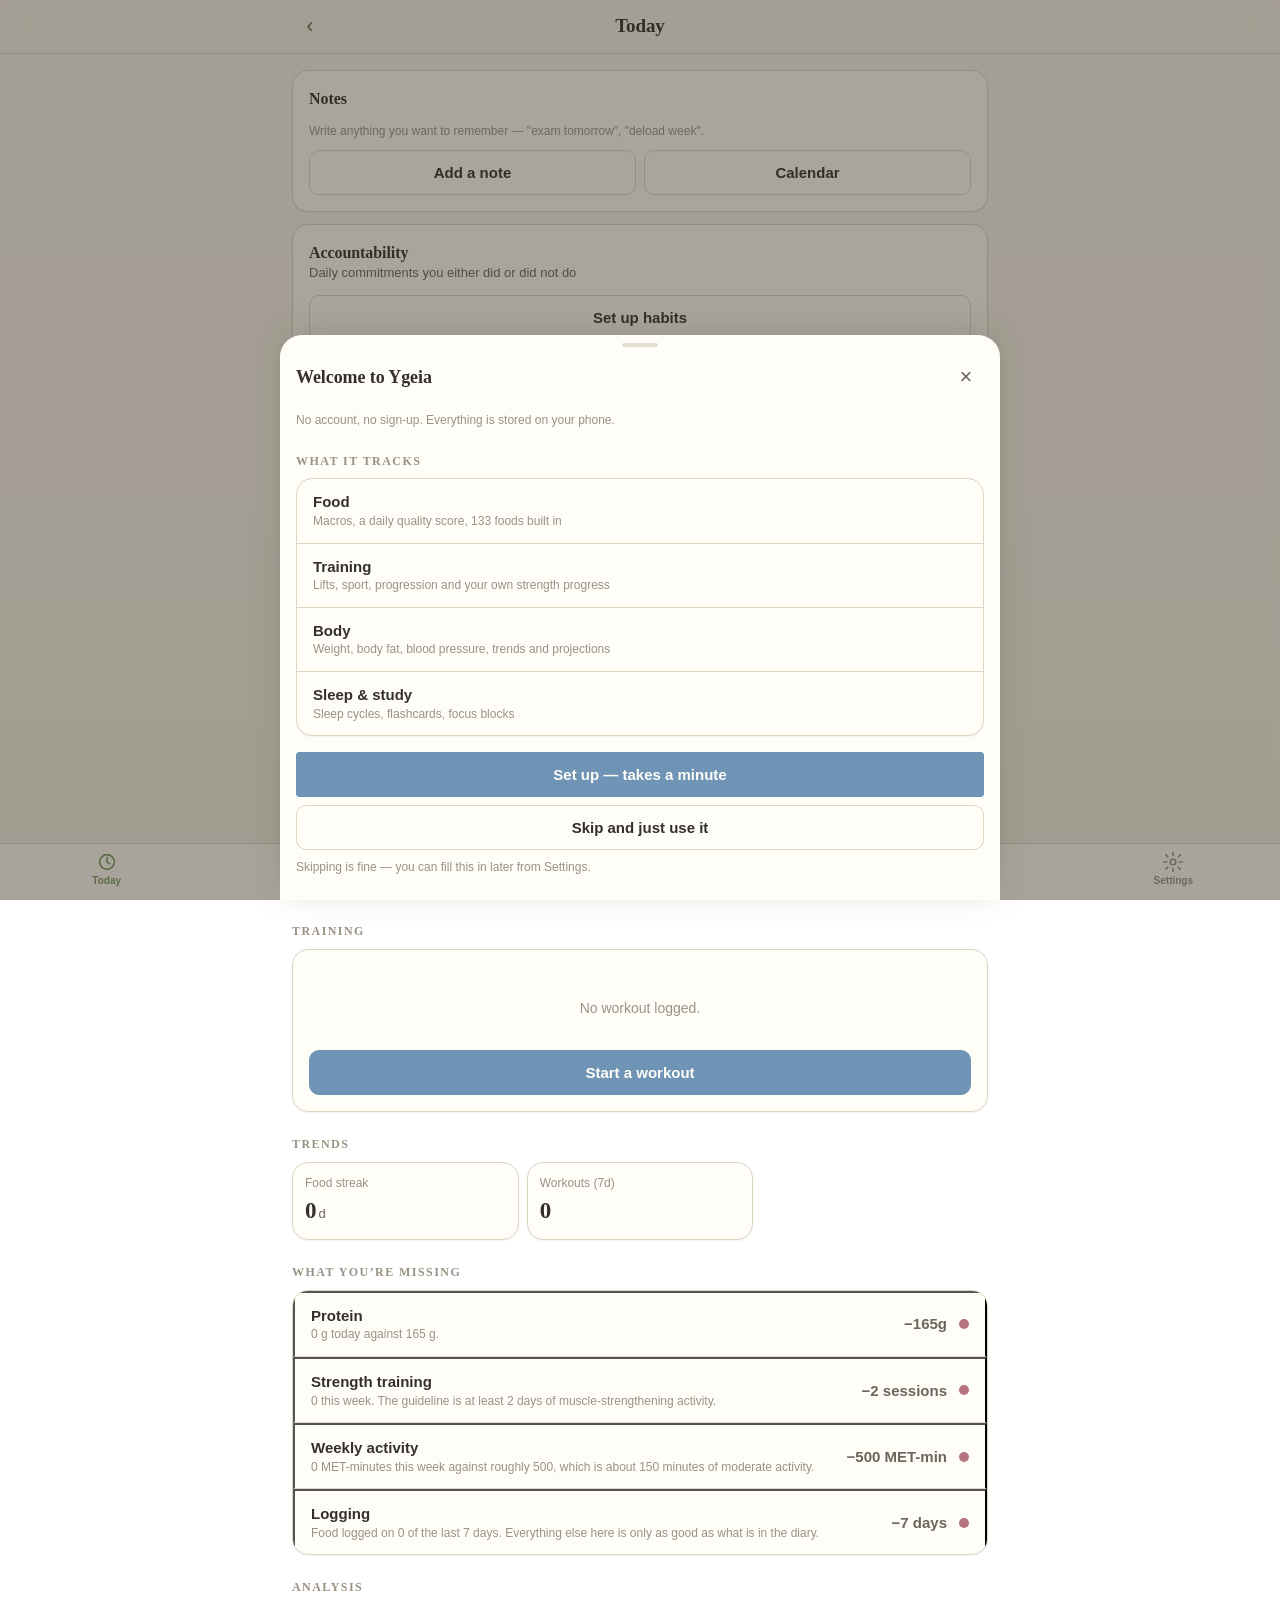
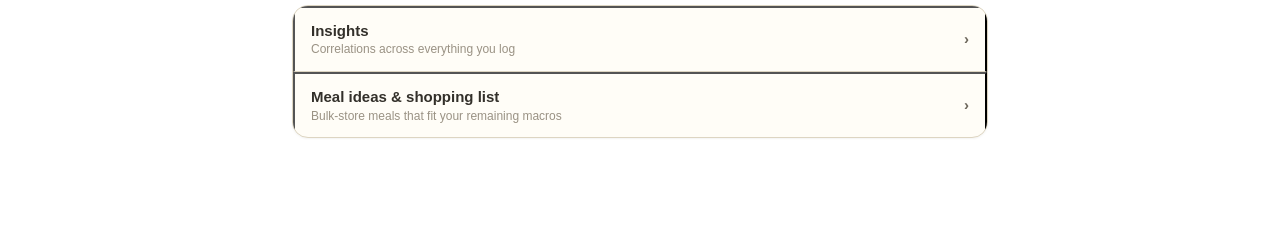
<file: index.html>
<!doctype html>
<html lang="en" data-theme="light">
<head>
<meta charset="utf-8">
<!-- No maximum-scale: blocking pinch-zoom is a WCAG 1.4.4 failure, and this is an app
     full of small numbers that some people need to enlarge to read at all. -->
<meta name="viewport" content="width=device-width, initial-scale=1, viewport-fit=cover">
<title>Ygeia</title>
<meta name="description" content="Free, open-source, offline-first lifestyle tracker. Nutrition, lifting, sport, sleep and study. Your data never leaves your device.">
<meta name="theme-color" content="#F6F2E8">

<!--
  Content-Security-Policy.

  script-src is 'self' and nothing else. No CDN, no third-party code, no import() at
  runtime — every line that executes here came from this repository. Ygeia briefly shipped
  an optional on-device model that pulled a runtime from a CDN; that code ran in this origin
  with full IndexedDB access and could not be pinned with an integrity hash, so removing it
  removed the only way untrusted code could ever reach your data.

  connect-src then enumerates every host anything on this page may talk to.

  Be careful about what that does and does not buy, because it is easy to overclaim and
  this comment used to: it said a cross-site scripting bug would have "nowhere to send what
  it reads". That is not true. Four of the allowed hosts accept attacker-shaped requests —
  both AI endpoints take an arbitrary POST body with a caller-supplied key, Overpass takes
  a POST body, and Nominatim takes a query string. Injected code running in this origin
  could use any of them as an egress channel.

  What the CSP genuinely prevents is untrusted code being LOADED in the first place, which
  is a stronger guarantee and the one worth defending. Exfiltration is held off by there
  being no third-party script here to do it, not by this list.

  If you add a network call, add its host here or it will silently fail.
-->
<meta http-equiv="Content-Security-Policy" content="
  default-src 'self';
  script-src 'self';
  style-src 'self' 'unsafe-inline';
  img-src 'self' data: blob: https://tile.openstreetmap.org;
  font-src 'self';
  worker-src 'self' blob:;
  connect-src 'self' blob:
    https://world.openfoodfacts.org
    https://overpass-api.de
    https://nominatim.openstreetmap.org
    https://generativelanguage.googleapis.com
    https://api.anthropic.com;
  base-uri 'self';
  form-action 'none';
  object-src 'none';
">

<!-- iOS home-screen install: launches fullscreen with no Safari chrome -->
<meta name="apple-mobile-web-app-capable" content="yes">
<meta name="apple-mobile-web-app-status-bar-style" content="default">
<meta name="apple-mobile-web-app-title" content="Ygeia">
<link rel="apple-touch-icon" href="icons/icon-180.png">
<link rel="manifest" href="manifest.webmanifest">
<link rel="icon" href="icons/icon.svg" type="image/svg+xml">

<link rel="stylesheet" href="css/app.css?v=39">
</head>
<body>

<div id="app">
  <header class="app-header">
    <div class="header-row">
      <button class="icon-btn" id="btn-prev-day" aria-label="Previous day">‹</button>
      <button class="date-btn" id="btn-date">
        <span class="date-main" id="date-main">Today</span>
        <span class="date-sub" id="date-sub"></span>
      </button>
      <button class="icon-btn" id="btn-next-day" aria-label="Next day">›</button>
    </div>
  </header>

  <main id="views">
    <section class="view active" id="view-today"></section>
    <section class="view" id="view-food"></section>
    <section class="view" id="view-train"></section>
    <section class="view" id="view-study"></section>
    <section class="view" id="view-body"></section>
    <section class="view" id="view-settings"></section>
  </main>

  <nav class="tabbar" id="tabbar">
    <button class="tab active" data-view="today">
      <svg viewBox="0 0 24 24" class="tab-icon"><circle cx="12" cy="12" r="8"/><path d="M12 7v5l3 2"/></svg>
      <span>Today</span>
    </button>
    <button class="tab" data-view="food">
      <svg viewBox="0 0 24 24" class="tab-icon"><path d="M5 3v8a3 3 0 0 0 6 0V3M8 11v10"/><path d="M17 3c-1.5 2-2 4-2 6s.5 3 2 3 2-1 2-3-.5-4-2-6zM17 12v9"/></svg>
      <span>Food</span>
    </button>
    <button class="tab" data-view="train">
      <svg viewBox="0 0 24 24" class="tab-icon"><path d="M4 9v6M20 9v6M7 6v12M17 6v12M7 12h10"/></svg>
      <span>Train</span>
    </button>
    <button class="tab" data-view="study">
      <svg viewBox="0 0 24 24" class="tab-icon"><path d="M4 5.5A1.5 1.5 0 0 1 5.5 4H11v16H5.5A1.5 1.5 0 0 1 4 18.5z"/><path d="M20 5.5A1.5 1.5 0 0 0 18.5 4H13v16h5.5a1.5 1.5 0 0 0 1.5-1.5z"/></svg>
      <span>Study</span>
    </button>
    <button class="tab" data-view="body">
      <svg viewBox="0 0 24 24" class="tab-icon"><path d="M3 12h4l2-6 3 13 3-9 2 2h4"/></svg>
      <span>Body</span>
    </button>
    <button class="tab" data-view="settings">
      <svg viewBox="0 0 24 24" class="tab-icon"><circle cx="12" cy="12" r="3"/><path d="M12 2v3M12 19v3M4.2 4.2l2.1 2.1M17.7 17.7l2.1 2.1M2 12h3M19 12h3M4.2 19.8l2.1-2.1M17.7 6.3l2.1-2.1"/></svg>
      <span>Settings</span>
    </button>
  </nav>

  <div class="sheet-backdrop" id="sheet-backdrop" hidden>
    <div class="sheet" id="sheet" role="dialog" aria-modal="true" aria-labelledby="sheet-title" tabindex="-1">
      <div class="sheet-grabber"></div>
      <div class="sheet-head">
        <h2 id="sheet-title"></h2>
        <button class="icon-btn" id="sheet-close" aria-label="Close">×</button>
      </div>
      <div class="sheet-body" id="sheet-body"></div>
    </div>
  </div>

  <!-- role="status" makes the app's only confirmation channel audible to a screen
       reader; without it "Reading saved" and "Rest complete" happened silently. -->
  <div id="toast" class="toast" role="status" aria-live="polite" hidden></div>

  <!-- Local passcode lock. Covers everything until unlocked. -->
  <div id="lock-screen" hidden></div>
</div>

<!--
  Classic scripts, loaded in dependency order and sharing the window.V namespace.

  Deliberately NOT ES modules: <script type="module"> is blocked by CORS on file:// URLs,
  and this app must run by opening index.html with no server and no build step.
-->
<script src="js/util.js?v=39"></script>
<script src="js/platform.js?v=39"></script>
<script src="js/store.js?v=39"></script>
<script src="js/auth.js?v=39"></script>
<script src="js/domain.js?v=39"></script>
<script src="js/domain-life.js?v=39"></script>
<script src="js/domain-cut.js?v=39"></script>
<script src="js/domain-study.js?v=39"></script>
<script src="js/domain-rank.js?v=39"></script>
<script src="js/domain-plan.js?v=39"></script>
<script src="js/domain-insights.js?v=39"></script>
<script src="js/domain-timeline.js?v=39"></script>
<script src="js/domain-gaps.js?v=39"></script>
<script src="js/domain-vitals.js?v=39"></script>
<script src="js/domain-sound.js?v=39"></script>
<script src="js/domain-load.js?v=39"></script>
<script src="js/domain-notebook.js?v=39"></script>
<script src="js/domain-features.js?v=39"></script>
<script src="js/data-meals.js?v=39"></script>
<script src="js/data-programs.js?v=39"></script>
<script src="js/data-daily.js?v=39"></script>
<script src="js/explain.js?v=39"></script>
<script src="js/data-foods.js?v=39"></script>
<script src="js/data-exercises.js?v=39"></script>
<script src="js/ui.js?v=39"></script>
<script src="js/charts.js?v=39"></script>
<script src="js/map.js?v=39"></script>
<script src="js/openfoodfacts.js?v=39"></script>
<script src="js/food-parser.js?v=39"></script>
<script src="js/ai-prompt.js?v=39"></script>
<script src="js/ai-providers.js?v=39"></script>
<script src="js/ai-vision.js?v=39"></script>
<script src="js/ai-cloud.js?v=39"></script>
<script src="js/places.js?v=39"></script>
<script src="js/healthimport.js?v=39"></script>
<script src="js/backup.js?v=39"></script>
<script src="js/view-today.js?v=39"></script>
<script src="js/view-food.js?v=39"></script>
<script src="js/view-train.js?v=39"></script>
<script src="js/view-study.js?v=39"></script>
<script src="js/view-notebook.js?v=39"></script>
<script src="js/view-features.js?v=39"></script>
<script src="js/view-sound.js?v=39"></script>
<script src="js/view-flashcards.js?v=39"></script>
<script src="js/view-solve.js?v=39"></script>
<script src="js/view-scandeck.js?v=39"></script>
<script src="js/view-aikey.js?v=39"></script>
<script src="js/view-calendar.js?v=39"></script>
<script src="js/view-coach.js?v=39"></script>
<script src="js/view-body.js?v=39"></script>
<script src="js/view-cut.js?v=39"></script>
<script src="js/view-plan.js?v=39"></script>
<script src="js/view-lock.js?v=39"></script>
<script src="js/view-onboard.js?v=39"></script>
<script src="js/view-settings.js?v=39"></script>
<script src="js/app.js?v=39"></script>
</body>
</html>
</file>
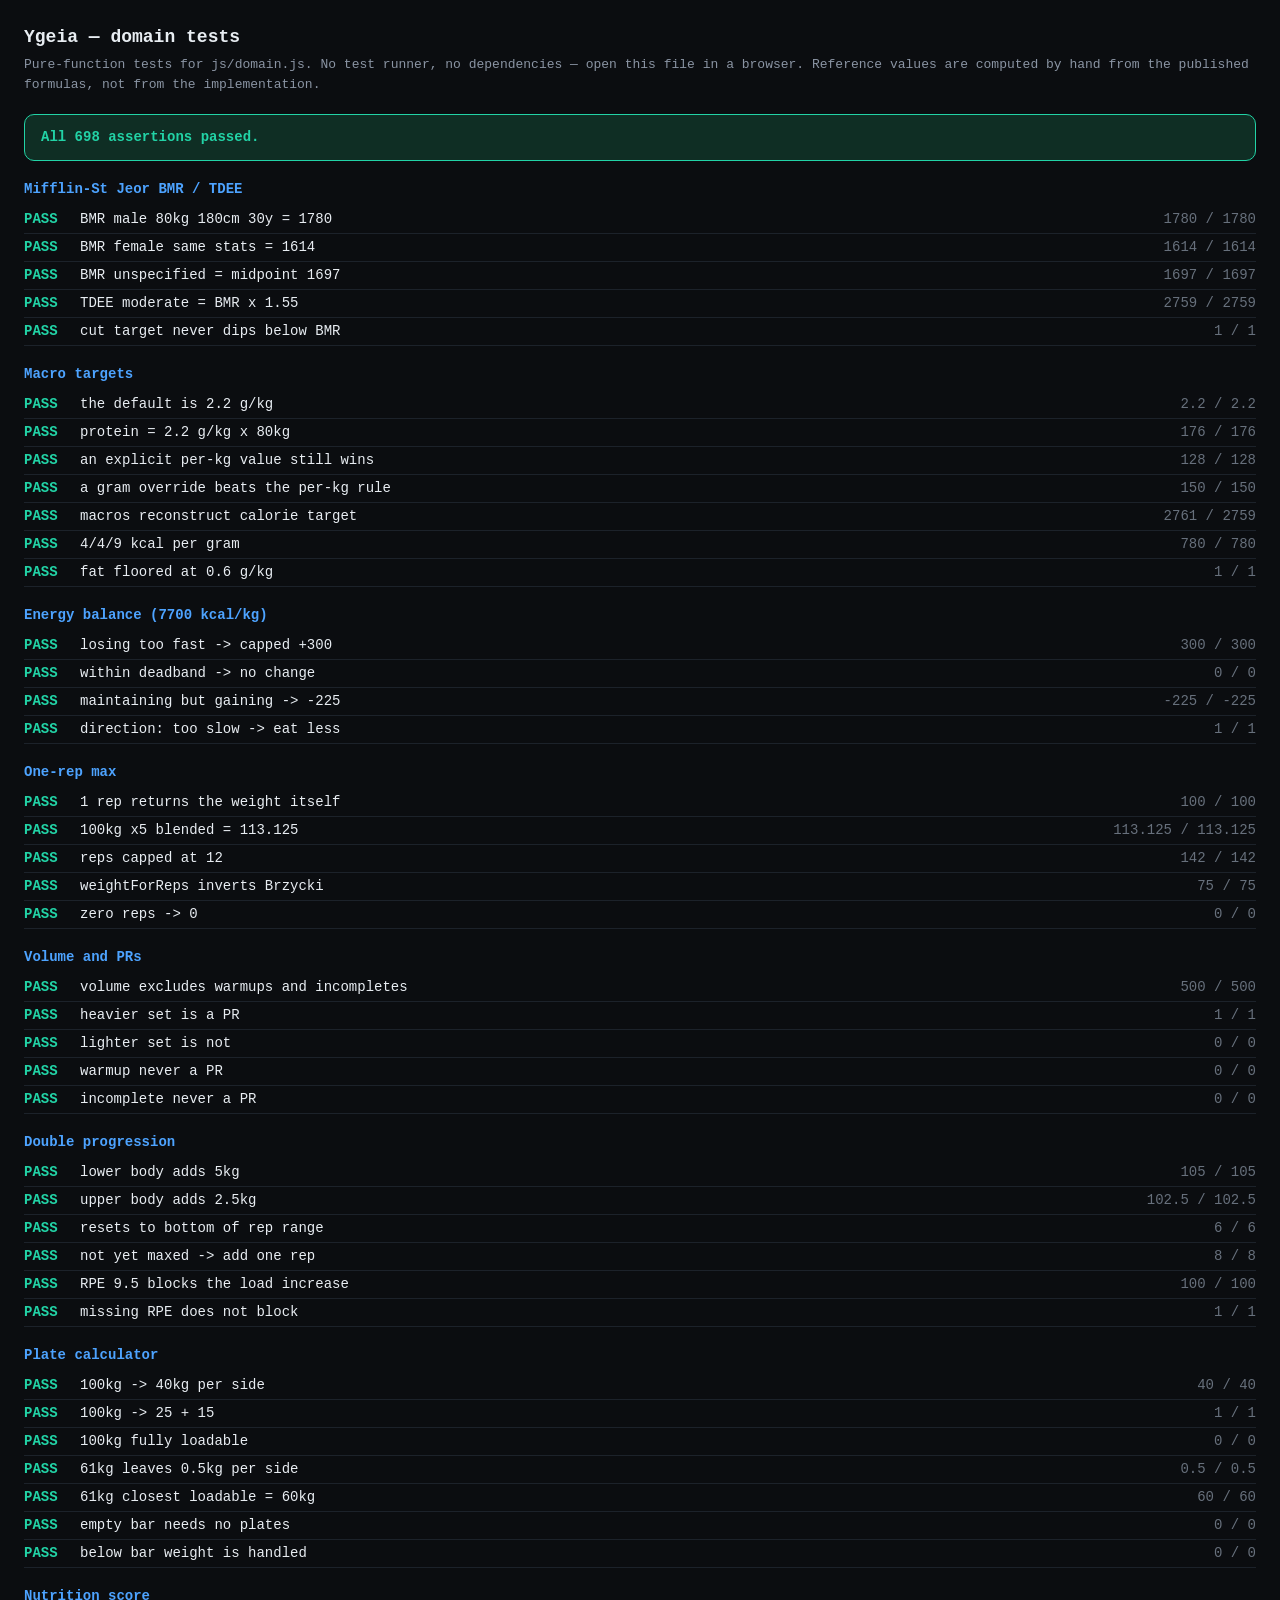
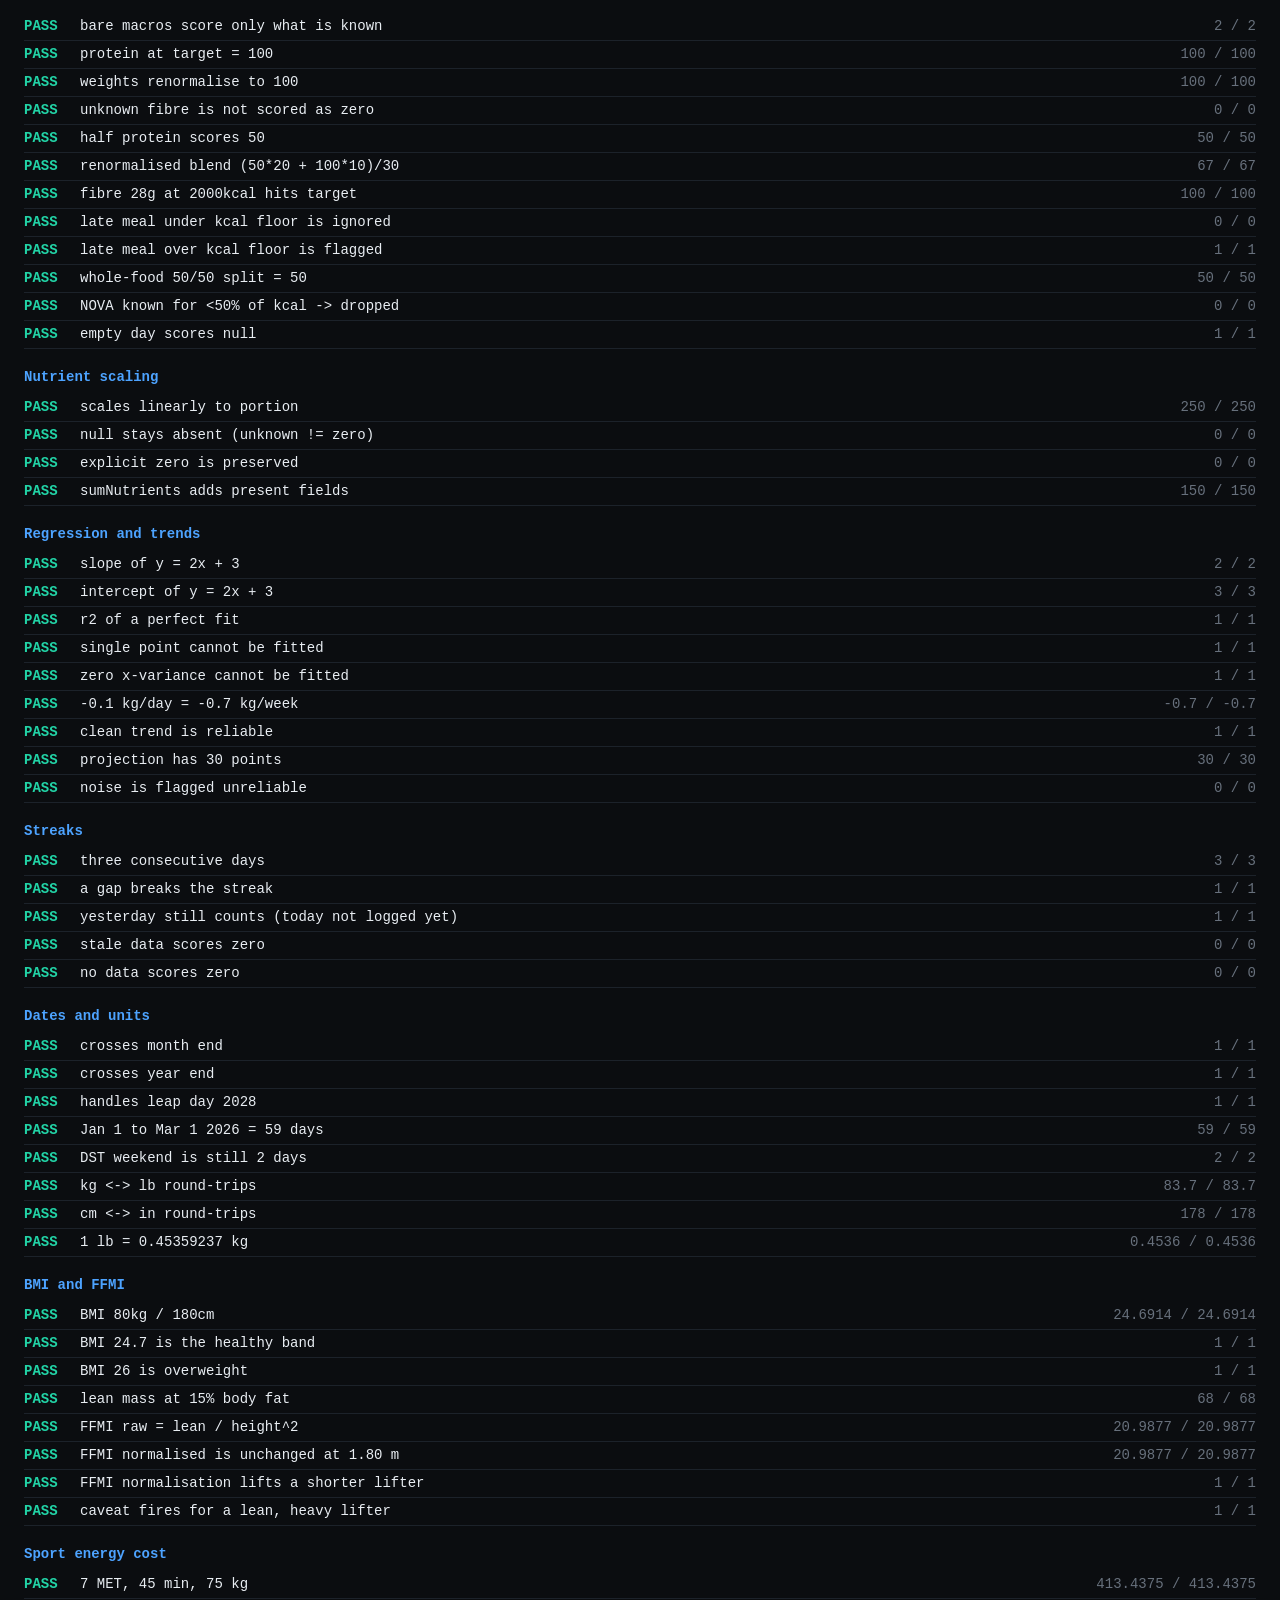
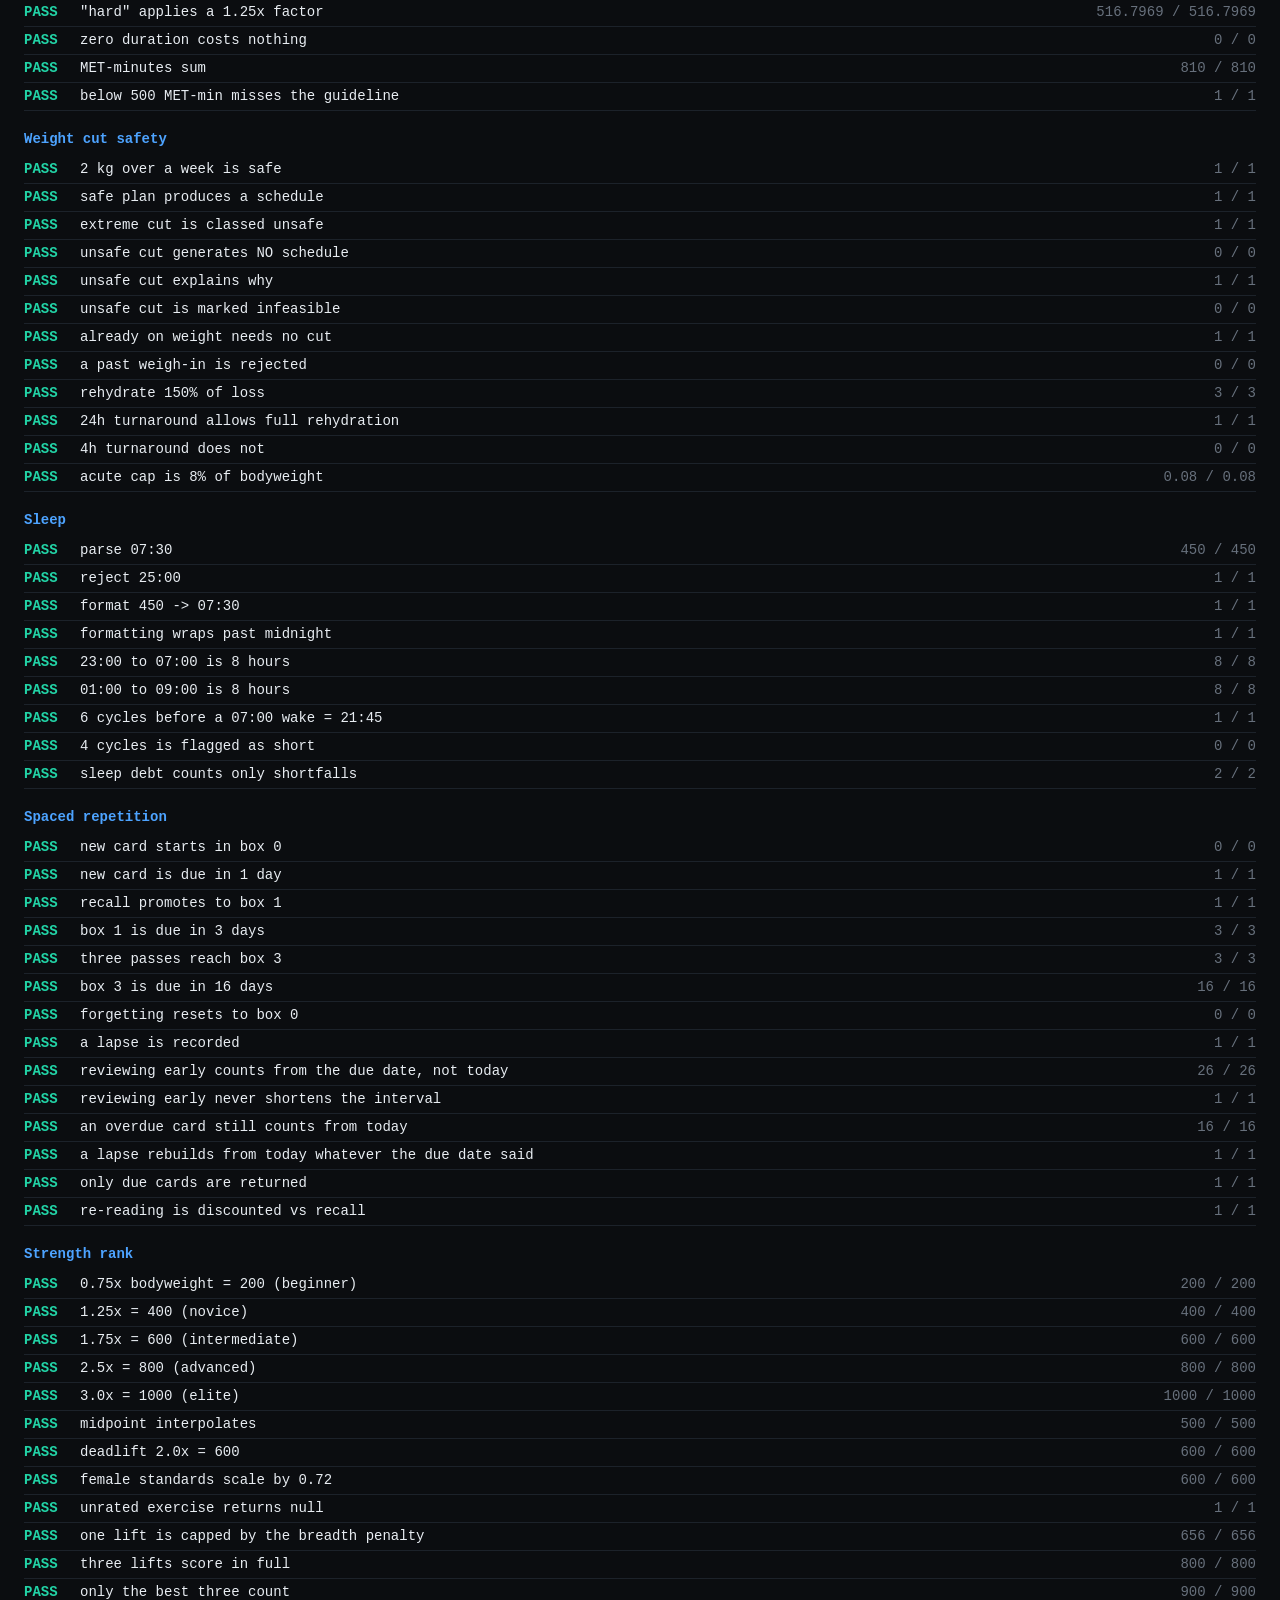
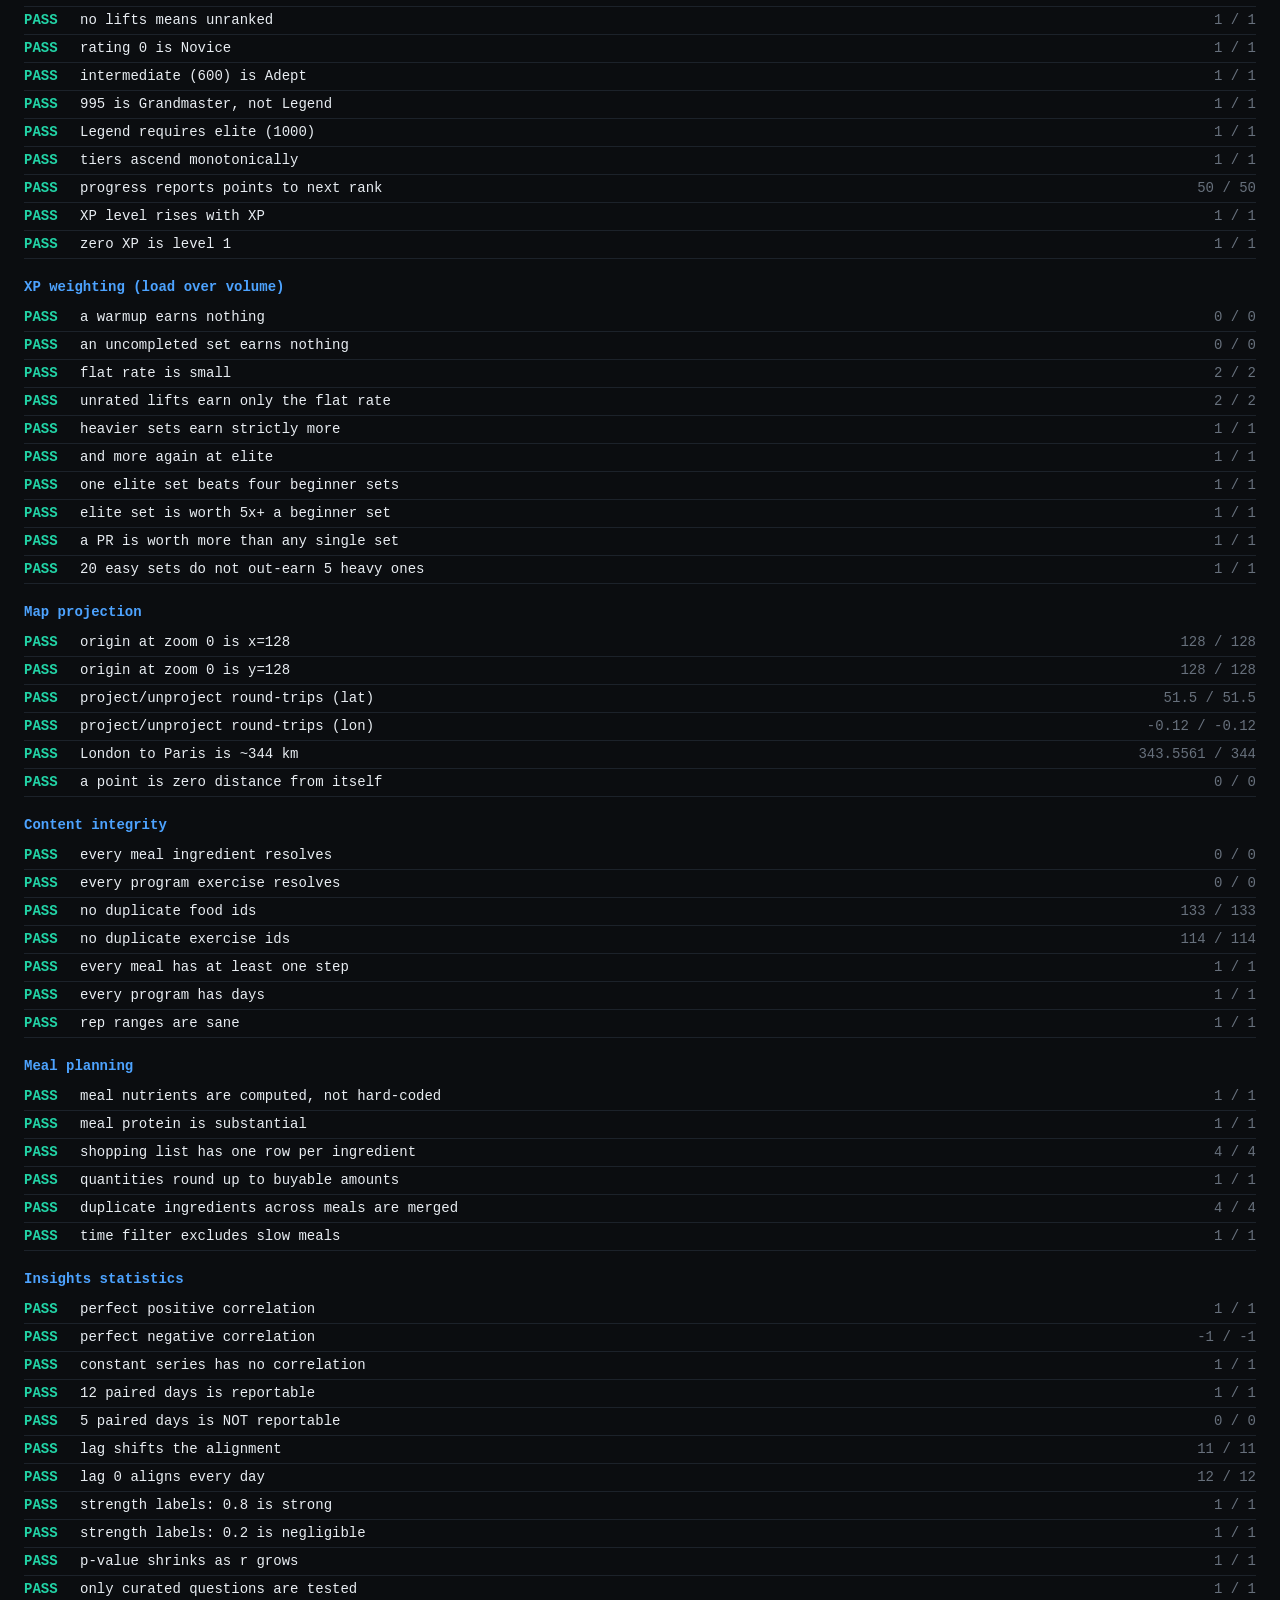
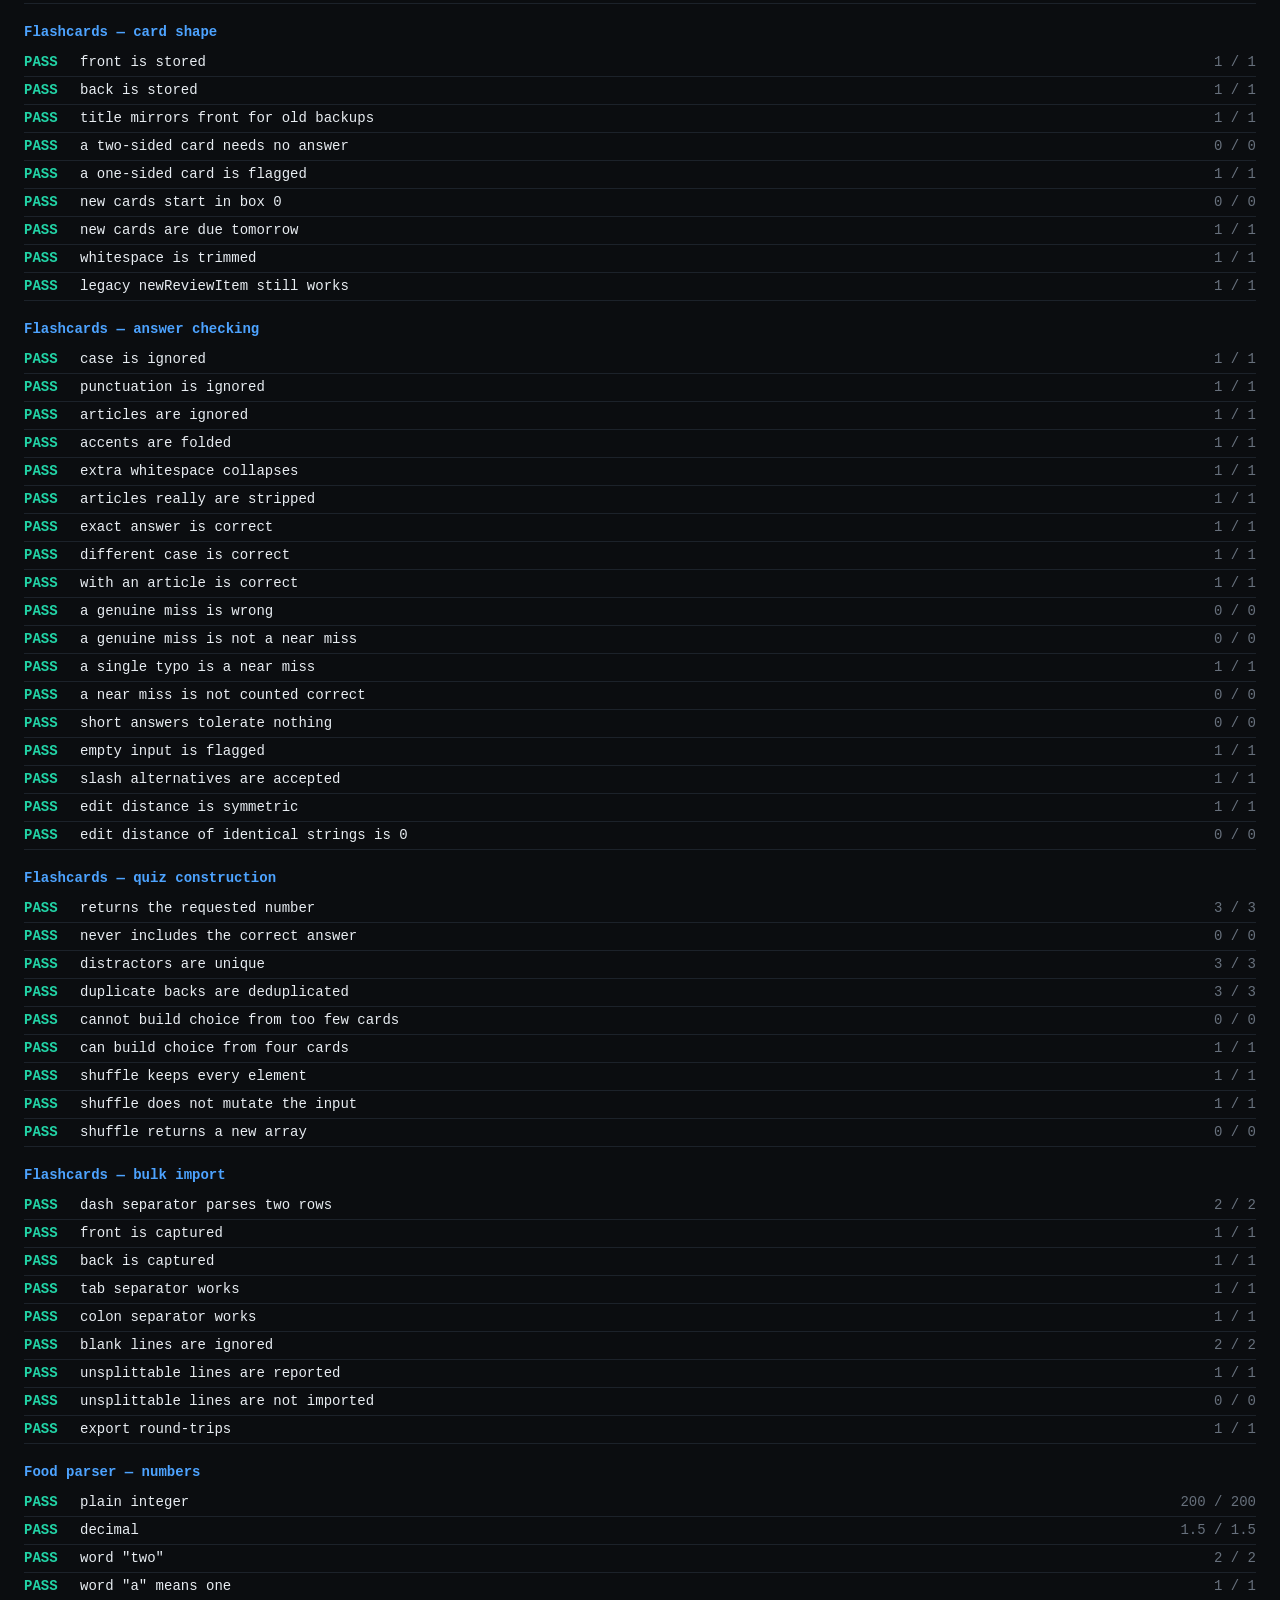
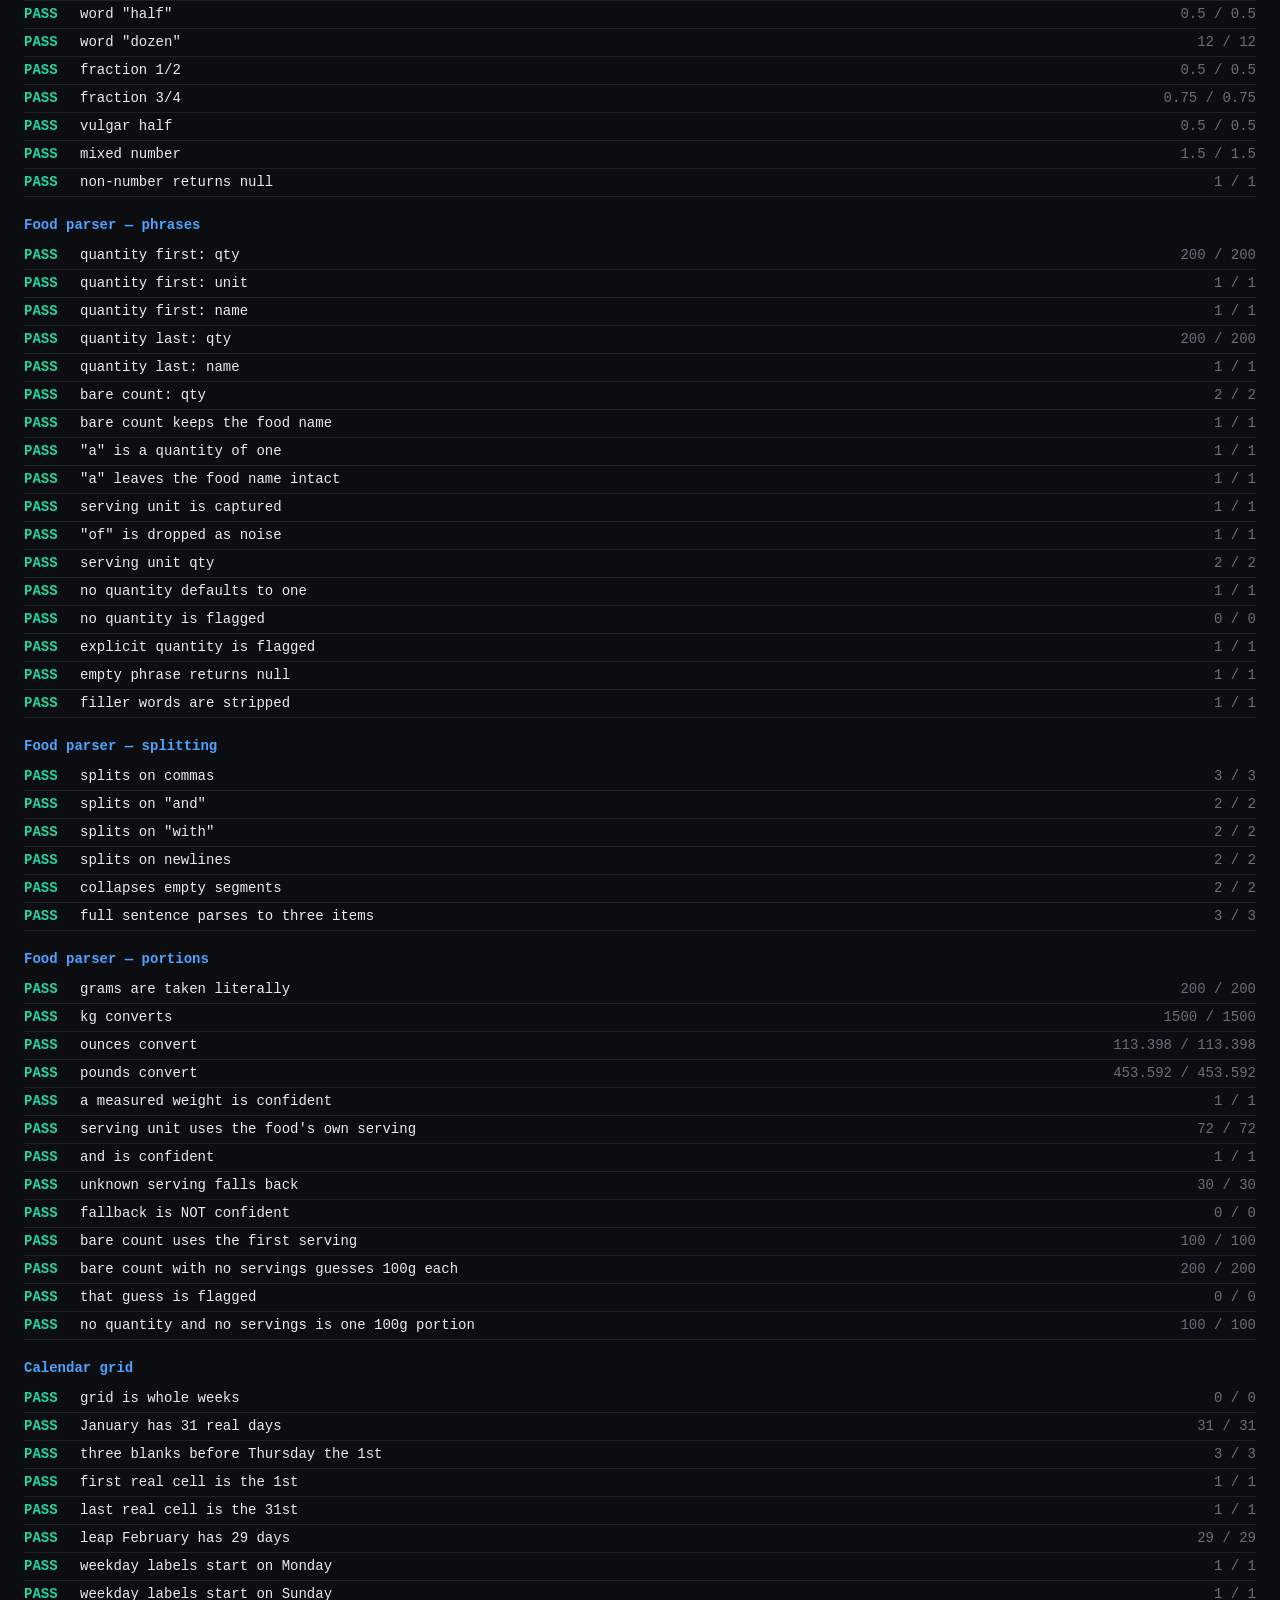
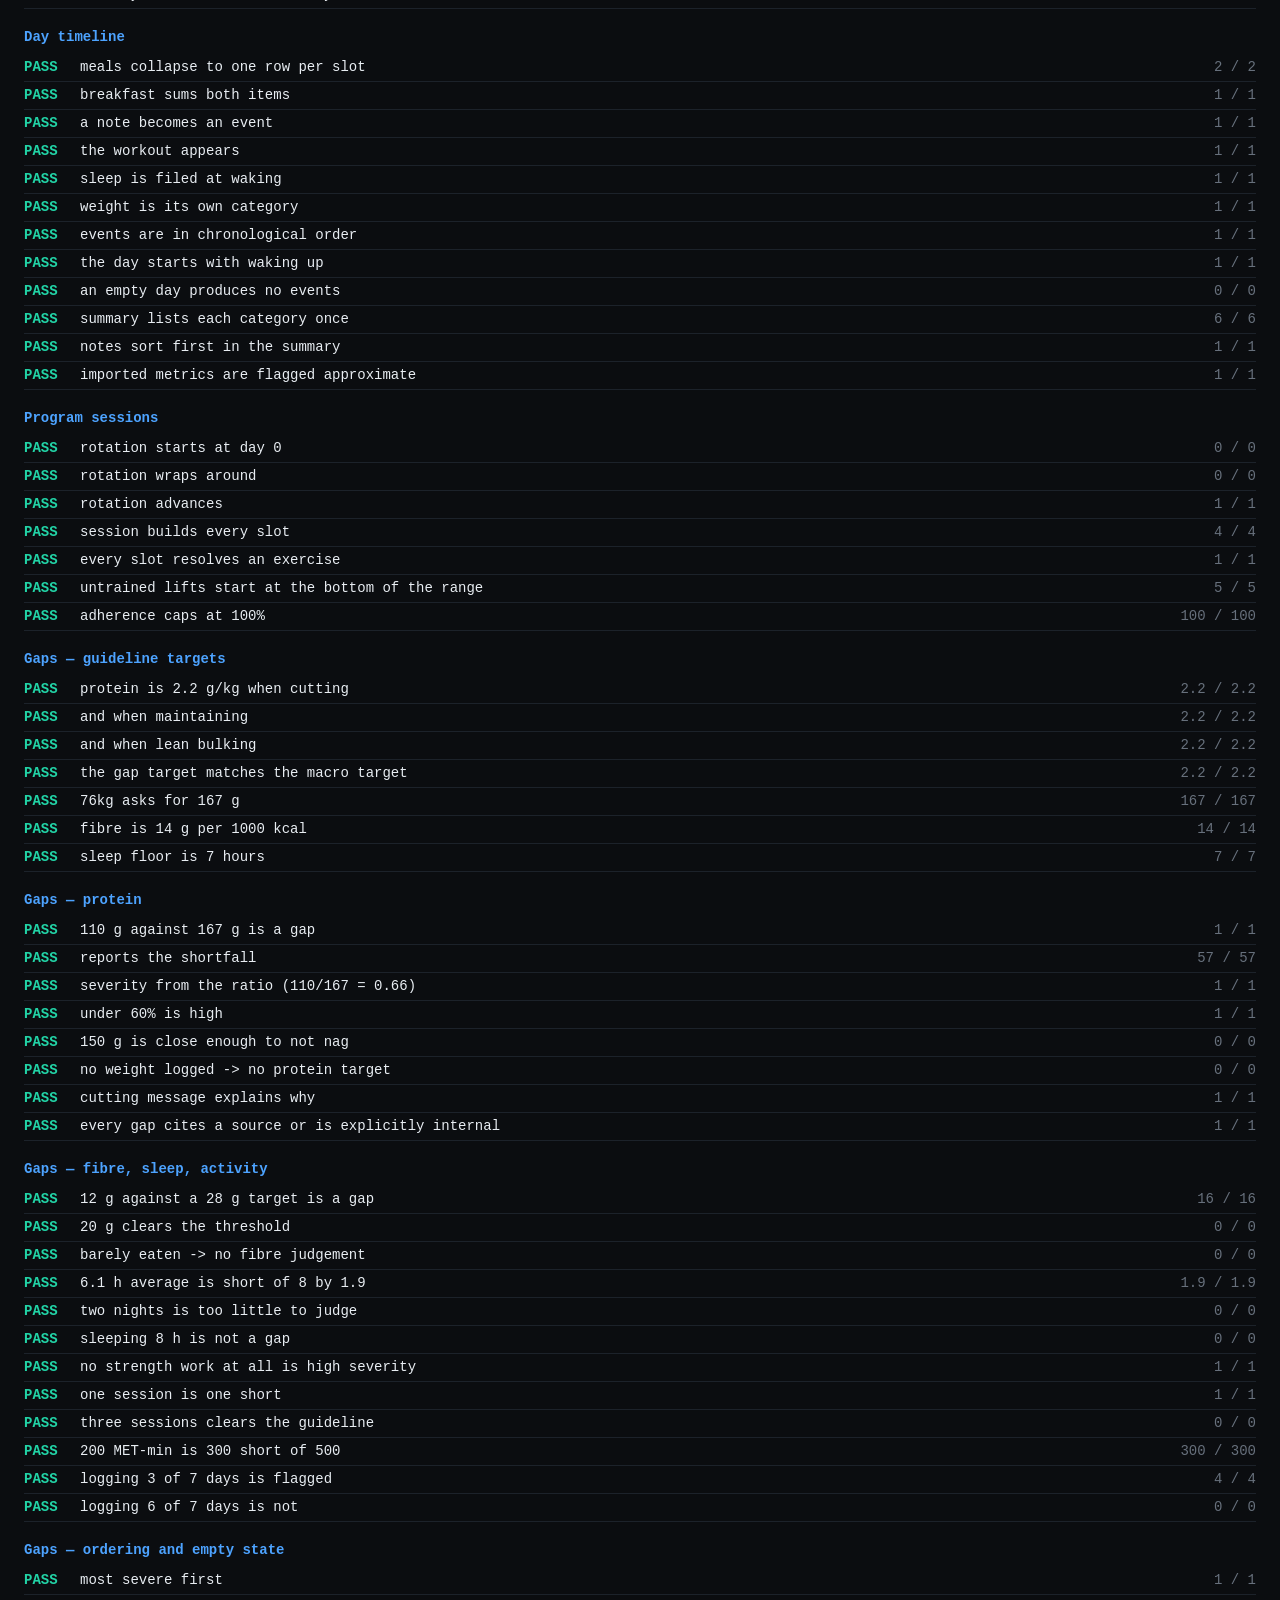
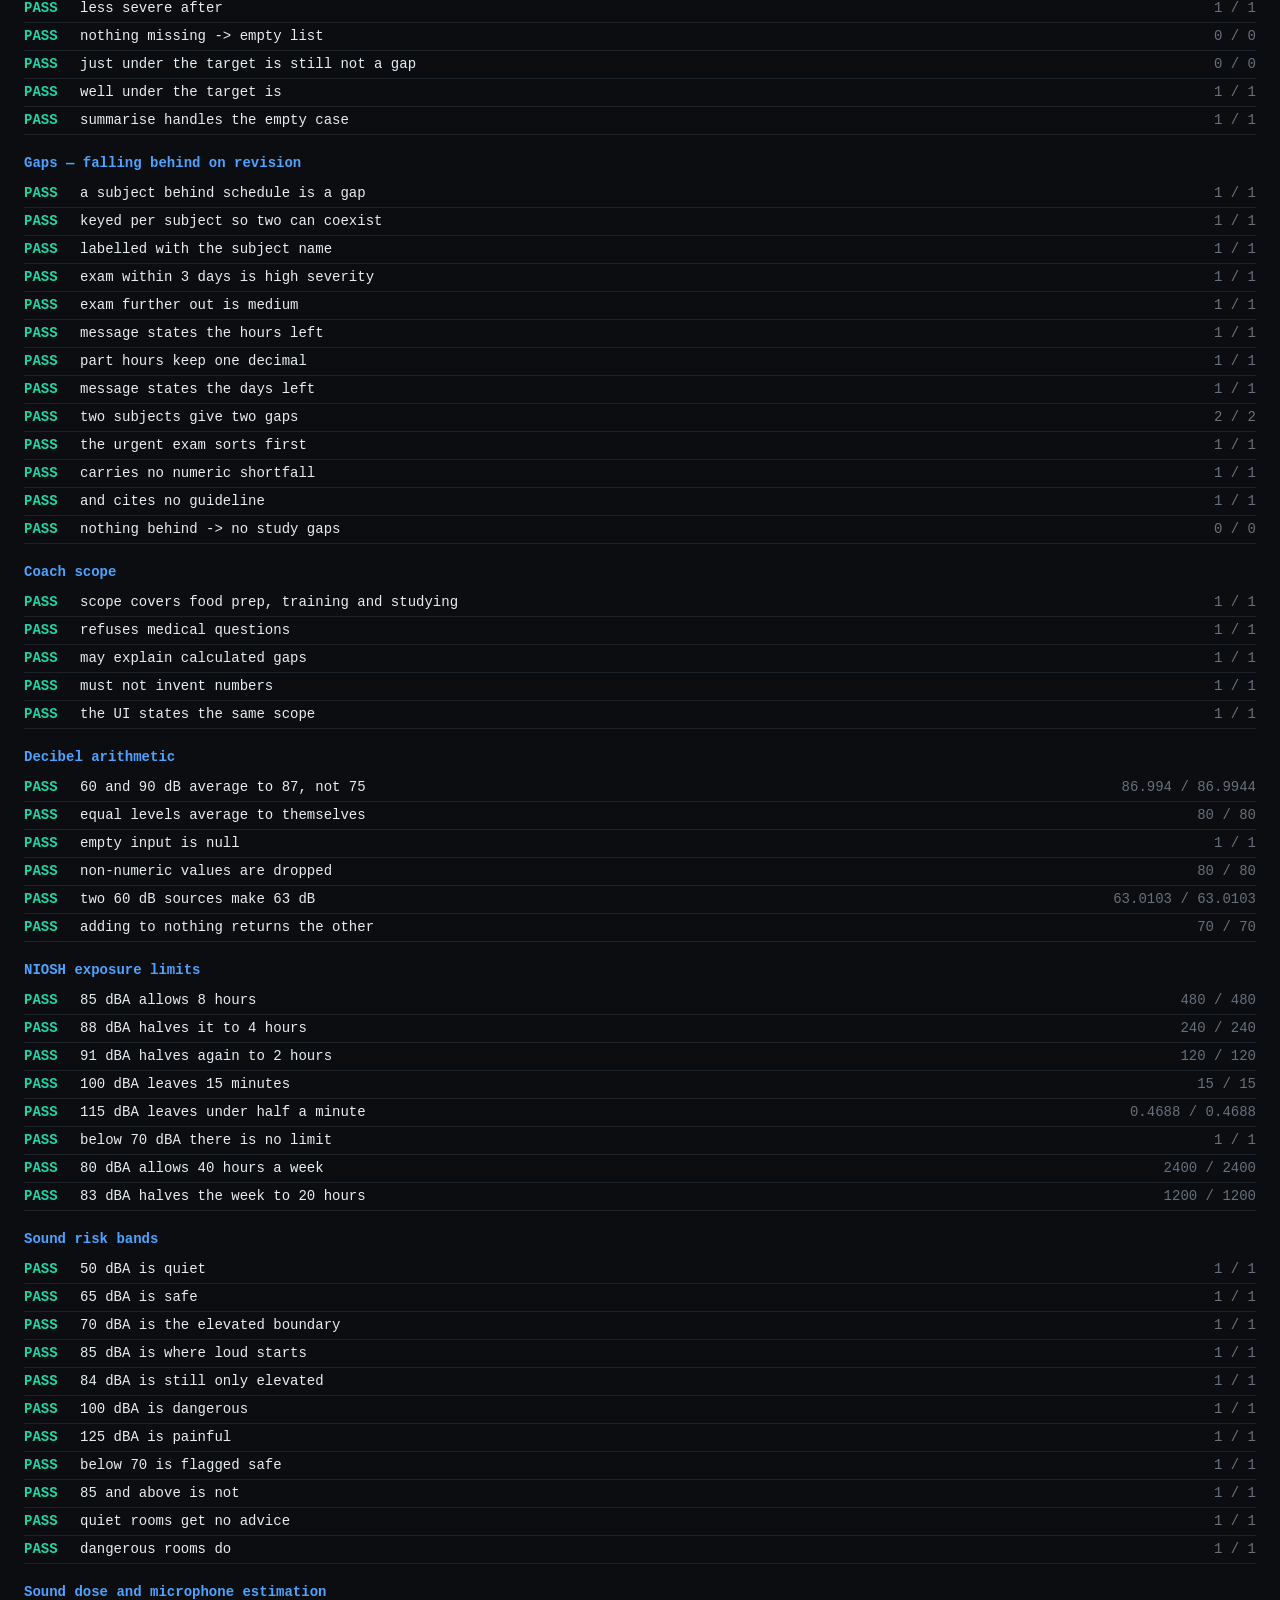
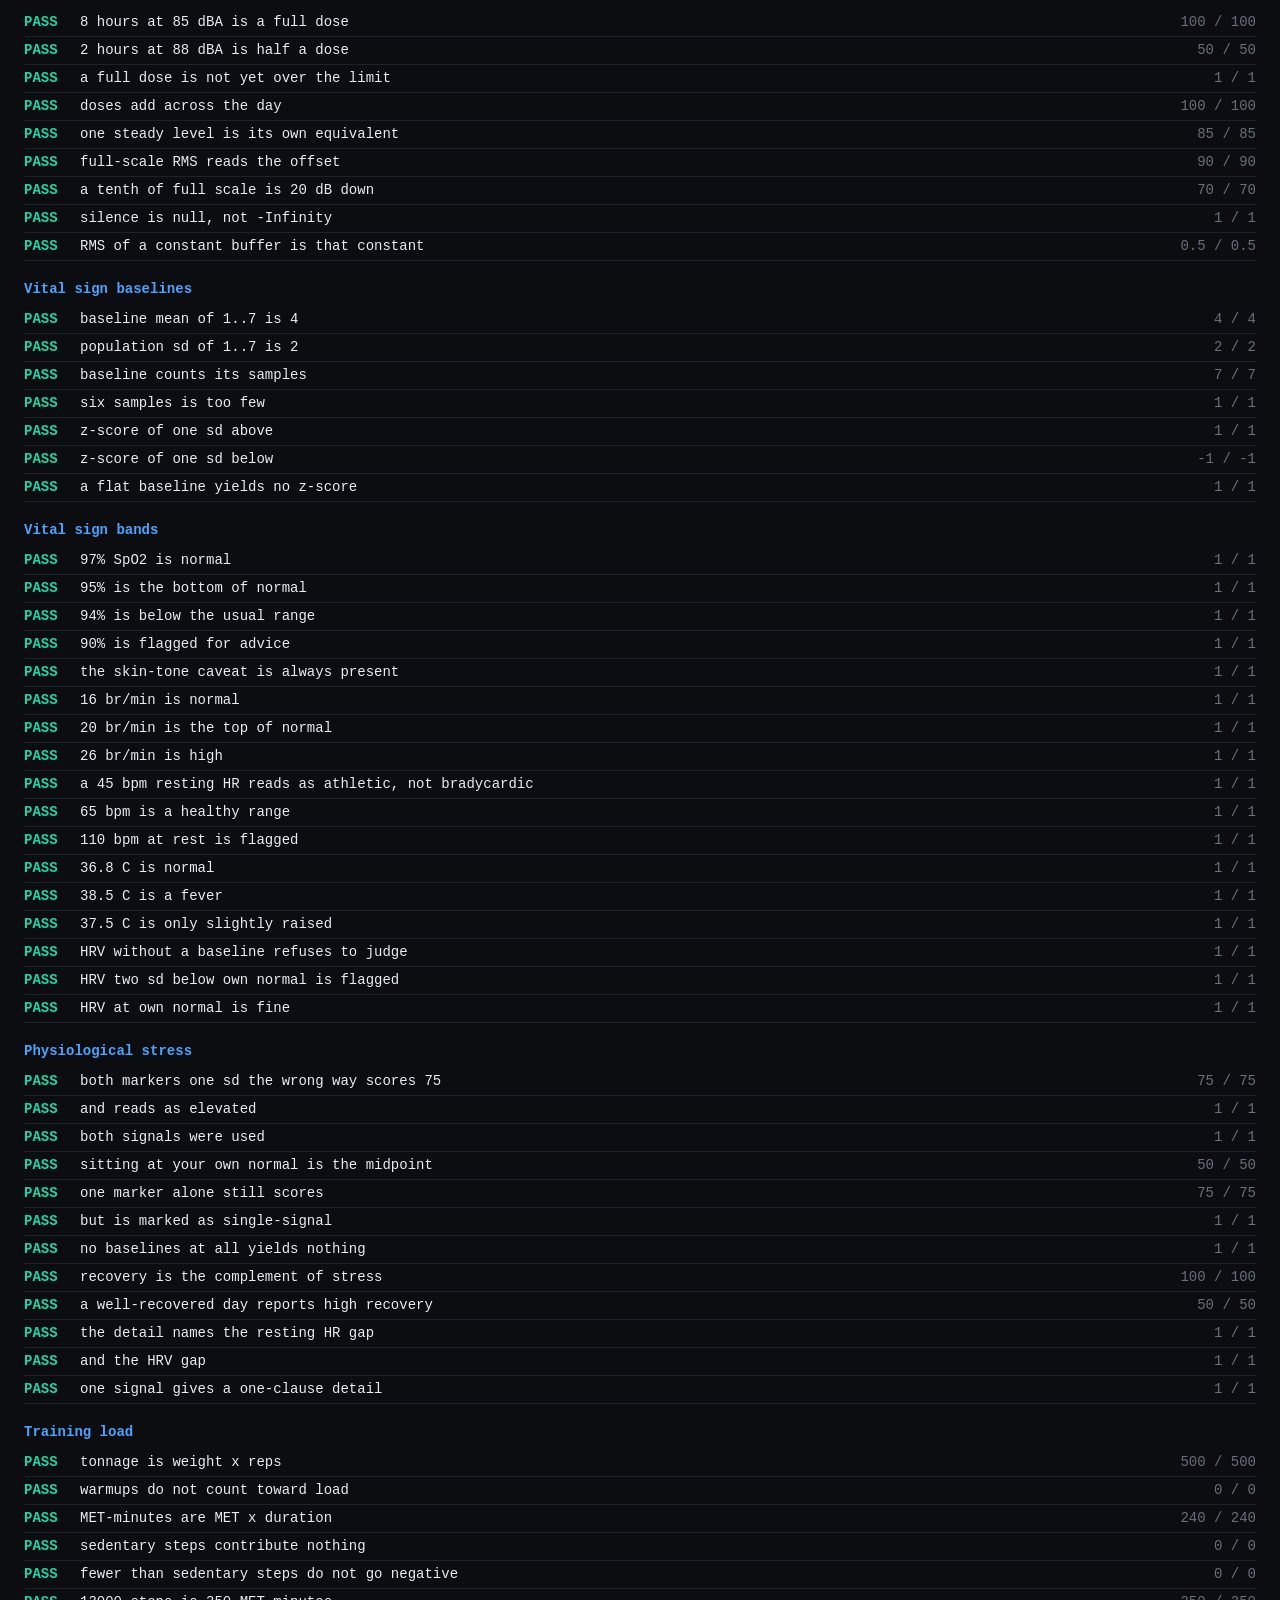
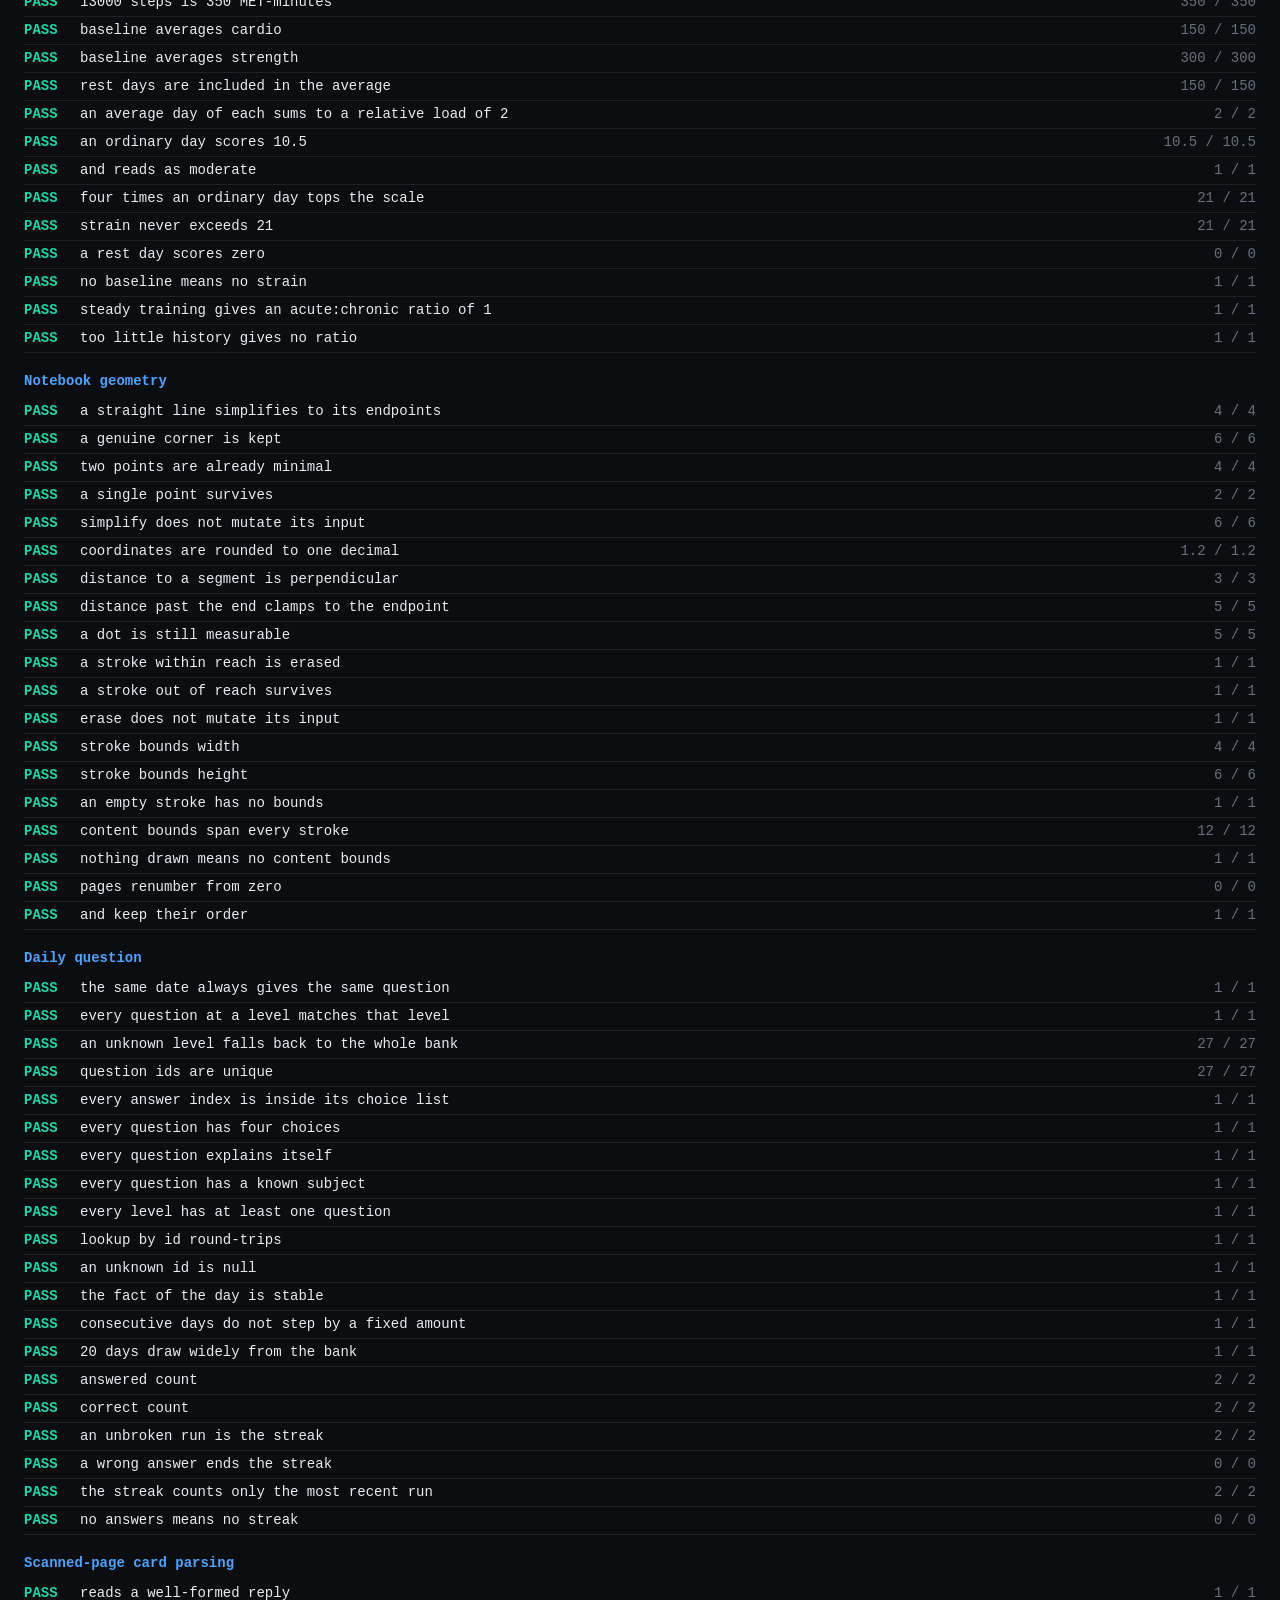
<file: tests.html>
<!doctype html>
<html lang="en">
<head>
<meta charset="utf-8">
<meta name="viewport" content="width=device-width, initial-scale=1">
<title>Ygeia — domain tests</title>
<style>
  body { font: 14px/1.5 ui-monospace, SFMono-Regular, Menlo, Consolas, monospace;
         background:#0B0D10; color:#E8EDF2; margin:0; padding:24px; }
  h1 { font-size:18px; margin:0 0 4px; }
  .sub { color:#8A94A3; margin-bottom:20px; font-size:13px; }
  .summary { padding:12px 16px; border-radius:10px; margin-bottom:18px; font-weight:700; }
  .ok  { background:#0F2E24; color:#22D3A6; border:1px solid #22D3A6; }
  .bad { background:#33131C; color:#FF5C7A; border:1px solid #FF5C7A; }
  .group { color:#4DA3FF; margin:18px 0 6px; font-weight:700; }
  .case { padding:3px 0; border-bottom:1px solid #1C222A; display:flex; gap:10px; }
  .tag { flex:0 0 46px; font-weight:700; }
  .pass .tag { color:#22D3A6; }
  .fail .tag { color:#FF5C7A; }
  .fail { background:#2A1219; }
  .name { flex:1; }
  .nums { color:#67707C; }
</style>
</head>
<body>
<h1>Ygeia — domain tests</h1>
<div class="sub">
  Pure-function tests for <code>js/domain.js</code>. No test runner, no dependencies —
  open this file in a browser. Reference values are computed by hand from the published
  formulas, not from the implementation.
</div>
<div id="out"></div>

<script src="js/util.js?v=39"></script>
<script src="js/domain.js?v=39"></script>
<script src="js/domain-life.js?v=39"></script>
<script src="js/domain-cut.js?v=39"></script>
<script src="js/domain-study.js?v=39"></script>
<script src="js/domain-rank.js?v=39"></script>
<script src="js/domain-plan.js?v=39"></script>
<script src="js/domain-insights.js?v=39"></script>
<script src="js/domain-timeline.js?v=39"></script>
<script src="js/domain-gaps.js?v=39"></script>
<script src="js/domain-vitals.js?v=39"></script>
<script src="js/domain-sound.js?v=39"></script>
<script src="js/domain-load.js?v=39"></script>
<script src="js/domain-notebook.js?v=39"></script>
<script src="js/domain-features.js?v=39"></script>
<script src="js/data-daily.js?v=39"></script>
<script src="js/ai-prompt.js?v=39"></script>
<script src="js/ai-providers.js?v=39"></script>
<script src="js/ai-vision.js?v=39"></script>
<script src="js/map.js?v=39"></script>
<script src="js/data-foods.js?v=39"></script>
<script src="js/data-exercises.js?v=39"></script>
<script src="js/food-parser.js?v=39"></script>
<script src="js/data-meals.js?v=39"></script>
<script src="js/data-programs.js?v=39"></script>
<script src="js/backup.js?v=39"></script>
<script>
(async function () {
  'use strict';
  const D = V.domain;
  const out = document.getElementById('out');
  let pass = 0, fail = 0;

  const near = (a, b, tol) => Math.abs(a - b) <= (tol == null ? 0.01 : tol);

  function group(name) {
    out.appendChild(Object.assign(document.createElement('div'), { className: 'group', textContent: name }));
  }

  function t(name, got, want, tol) {
    const ok = near(Number(got), Number(want), tol);
    ok ? pass++ : fail++;
    const row = document.createElement('div');
    row.className = 'case ' + (ok ? 'pass' : 'fail');
    row.innerHTML =
      '<span class="tag">' + (ok ? 'PASS' : 'FAIL') + '</span>' +
      '<span class="name">' + name + '</span>' +
      '<span class="nums">' + (+Number(got).toFixed(4)) + ' / ' + (+Number(want).toFixed(4)) + '</span>';
    out.appendChild(row);
  }

  // =====================================================================
  group('Mifflin-St Jeor BMR / TDEE');
  // Worked by hand: 10*80 + 6.25*180 - 5*30 + 5 = 800 + 1125 - 150 + 5
  t('BMR male 80kg 180cm 30y = 1780', D.bmr({ sex: 'male', weightKg: 80, heightCm: 180, age: 30 }), 1780);
  t('BMR female same stats = 1614', D.bmr({ sex: 'female', weightKg: 80, heightCm: 180, age: 30 }), 1614);
  t('BMR unspecified = midpoint 1697', D.bmr({ sex: 'unspecified', weightKg: 80, heightCm: 180, age: 30 }), 1697);
  t('TDEE moderate = BMR x 1.55',
    D.tdee({ sex: 'male', weightKg: 80, heightCm: 180, age: 30, activityLevel: 'moderate' }), 1780 * 1.55);

  const lean = { sex: 'female', weightKg: 50, heightCm: 160, age: 25, activityLevel: 'sedentary', goal: 'cut' };
  t('cut target never dips below BMR', D.calorieTarget(lean) >= D.bmr(lean) ? 1 : 0, 1);

  // =====================================================================
  group('Macro targets');
  const prof = { sex: 'male', weightKg: 80, heightCm: 180, age: 30, activityLevel: 'moderate', goal: 'maintain' };
  const tg = D.macroTargets(prof);
  // No proteinPerKg on the profile, so the 2.2 g/kg default applies: 80 x 2.2 = 176 g.
  t('the default is 2.2 g/kg', D.DEFAULT_PROTEIN_PER_KG, 2.2);
  t('protein = 2.2 g/kg x 80kg', tg.protein, 176);
  t('an explicit per-kg value still wins',
    D.macroTargets(Object.assign({}, prof, { proteinPerKg: 1.6 })).protein, 128);
  // Grams set by hand override the calculation entirely — the only protein control left
  // in the UI now that the g/kg field is gone.
  t('a gram override beats the per-kg rule',
    D.macroTargets(Object.assign({}, prof, { proteinOverride: 150 })).protein, 150);
  t('macros reconstruct calorie target', tg.protein * 4 + tg.carbs * 4 + tg.fat * 9, tg.kcal, 5);
  t('4/4/9 kcal per gram', D.kcalFromMacros({ protein: 50, carbs: 100, fat: 20 }), 50 * 4 + 100 * 4 + 20 * 9);
  t('fat floored at 0.6 g/kg',
    D.macroTargets({ sex: 'male', weightKg: 100, heightCm: 180, age: 30, activityLevel: 'sedentary', goal: 'cut', proteinPerKg: 2.2 }).fat >= 60 ? 1 : 0, 1);

  // =====================================================================
  group('Energy balance (7700 kcal/kg)');
  // cut @80kg targets -0.6 kg/wk. Losing 1.0 => 0.4 too fast => +440/day, capped to +300.
  t('losing too fast -> capped +300', D.suggestCalorieAdjustment('cut', -1.0, 80), 300);
  t('within deadband -> no change', D.suggestCalorieAdjustment('cut', -0.65, 80), 0);
  t('maintaining but gaining -> -225', D.suggestCalorieAdjustment('maintain', 0.2, 80), -225);
  t('direction: too slow -> eat less', D.suggestCalorieAdjustment('cut', -0.2, 80) < 0 ? 1 : 0, 1);

  // =====================================================================
  group('One-rep max');
  t('1 rep returns the weight itself', D.estimate1RM(100, 1), 100);
  // Brzycki 100*36/32 = 112.5; Epley 100*(1+5/30) = 116.667; blend weight (5-2)/20 = 0.15
  t('100kg x5 blended = 113.125', D.estimate1RM(100, 5), 112.5 * 0.85 + (100 * (1 + 5 / 30)) * 0.15);
  t('reps capped at 12', D.estimate1RM(100, 20), D.estimate1RM(100, 12));
  t('weightForReps inverts Brzycki', D.weightForReps(100, 10), 100 * (37 - 10) / 36);
  t('zero reps -> 0', D.estimate1RM(100, 0), 0);

  // =====================================================================
  group('Volume and PRs');
  const sets = [
    { id: 'w', completed: true, type: 'warmup', weightKg: 60, reps: 10 },
    { id: 'a', completed: true, type: 'working', weightKg: 100, reps: 5 },
    { id: 'b', completed: false, type: 'working', weightKg: 100, reps: 5 },
  ];
  t('volume excludes warmups and incompletes', D.volume(sets), 500);
  const hist = [{ id: 'a', completed: true, type: 'working', weightKg: 100, reps: 5 }];
  t('heavier set is a PR', D.isPR({ id: 'b', completed: true, type: 'working', weightKg: 110, reps: 5 }, hist) ? 1 : 0, 1);
  t('lighter set is not', D.isPR({ id: 'c', completed: true, type: 'working', weightKg: 90, reps: 5 }, hist) ? 1 : 0, 0);
  t('warmup never a PR', D.isPR({ id: 'd', completed: true, type: 'warmup', weightKg: 200, reps: 5 }, hist) ? 1 : 0, 0);
  t('incomplete never a PR', D.isPR({ id: 'e', completed: false, type: 'working', weightKg: 200, reps: 5 }, hist) ? 1 : 0, 0);

  // =====================================================================
  group('Double progression');
  const maxed = [
    { completed: true, type: 'working', weightKg: 100, reps: 10 },
    { completed: true, type: 'working', weightKg: 100, reps: 10 },
  ];
  t('lower body adds 5kg', D.suggestProgression(maxed, { isLowerBody: true }, { min: 6, max: 10 }).weightKg, 105);
  t('upper body adds 2.5kg', D.suggestProgression(maxed, { isLowerBody: false }, { min: 6, max: 10 }).weightKg, 102.5);
  t('resets to bottom of rep range', D.suggestProgression(maxed, { isLowerBody: true }, { min: 6, max: 10 }).reps, 6);
  t('not yet maxed -> add one rep',
    D.suggestProgression([{ completed: true, type: 'working', weightKg: 100, reps: 7 }], { isLowerBody: false }, { min: 6, max: 10 }).reps, 8);
  t('RPE 9.5 blocks the load increase',
    D.suggestProgression([{ completed: true, type: 'working', weightKg: 100, reps: 10, rpe: 9.5 }], { isLowerBody: false }, { min: 6, max: 10 }).weightKg, 100);
  t('missing RPE does not block', D.suggestProgression(maxed, { isLowerBody: false }, { min: 6, max: 10 }).action === 'increase_weight' ? 1 : 0, 1);

  // =====================================================================
  group('Plate calculator');
  const p1 = D.platesPerSide(100, 20, [25, 20, 15, 10, 5, 2.5, 1.25]);
  t('100kg -> 40kg per side', p1.perSide, 40);
  t('100kg -> 25 + 15', p1.plates.join('+') === '25+15' ? 1 : 0, 1);
  t('100kg fully loadable', p1.remainderKg, 0);
  // (61-20)/2 = 20.5; largest usable plate is 20, so 0.5 is unreachable.
  const p2 = D.platesPerSide(61, 20, [25, 20, 15, 10, 5, 2.5, 1.25]);
  t('61kg leaves 0.5kg per side', p2.remainderKg, 0.5);
  t('61kg closest loadable = 60kg', 61 - p2.remainderKg * 2, 60);
  t('empty bar needs no plates', D.platesPerSide(20, 20, [25]).plates.length, 0);
  t('below bar weight is handled', D.platesPerSide(10, 20, [25]).perSide, 0);

  // =====================================================================
  group('Nutrition score');
  const mk = (kcal, protein, extra, nova, hour) => ({
    loggedAt: new Date(2026, 0, 1, hour == null ? 12 : hour).getTime(),
    food: { novaGroup: nova },
    nutrients: Object.assign({ kcal, protein, carbs: 0, fat: 0 }, extra || {}),
  });
  const targets = { kcal: 2000, protein: 100, carbs: 200, fat: 60 };
  const st = { lateMealHour: 21, lateMealMinKcal: 150 };

  const bare = D.nutritionScore([mk(2000, 100)], targets, st);
  t('bare macros score only what is known', bare.components.length, 2);
  t('protein at target = 100', bare.components.find((c) => c.key === 'protein').value, 100);
  t('weights renormalise to 100', bare.score, 100);
  t('unknown fibre is not scored as zero', bare.components.some((c) => c.key === 'fiber') ? 1 : 0, 0);

  const half = D.nutritionScore([mk(2000, 50)], targets, st);
  t('half protein scores 50', half.components.find((c) => c.key === 'protein').value, 50);
  t('renormalised blend (50*20 + 100*10)/30', half.score, Math.round((50 * 20 + 100 * 10) / 30));

  const fib = D.nutritionScore([mk(2000, 100, { fiber: 28 })], targets, st);
  t('fibre 28g at 2000kcal hits target', fib.components.find((c) => c.key === 'fiber').value, 100);

  t('late meal under kcal floor is ignored', D.nutritionScore([mk(100, 10, null, 1, 22)], targets, st).isLateMeal ? 1 : 0, 0);
  t('late meal over kcal floor is flagged', D.nutritionScore([mk(600, 10, null, 1, 22)], targets, st).isLateMeal ? 1 : 0, 1);

  t('whole-food 50/50 split = 50',
    D.nutritionScore([mk(1000, 50, null, 1), mk(1000, 50, null, 4)], targets, st).components.find((c) => c.key === 'whole').value, 50);
  t('NOVA known for <50% of kcal -> dropped',
    D.nutritionScore([mk(1800, 50), mk(200, 5, null, 1)], targets, st).components.some((c) => c.key === 'whole') ? 1 : 0, 0);
  t('empty day scores null', D.nutritionScore([], targets, st).score === null ? 1 : 0, 1);

  // =====================================================================
  group('Nutrient scaling');
  const sc = D.scaleNutrients({ kcal: 100, protein: 10, fiber: null }, 250);
  t('scales linearly to portion', sc.kcal, 250);
  t('null stays absent (unknown != zero)', ('fiber' in sc) ? 1 : 0, 0);
  t('explicit zero is preserved', D.scaleNutrients({ kcal: 100, fiber: 0 }, 100).fiber, 0);
  t('sumNutrients adds present fields', D.sumNutrients([{ kcal: 100 }, { kcal: 50, fiber: 3 }]).kcal, 150);

  // =====================================================================
  group('Regression and trends');
  const fit = D.linearRegression([{ x: 0, y: 3 }, { x: 1, y: 5 }, { x: 2, y: 7 }, { x: 3, y: 9 }]);
  t('slope of y = 2x + 3', fit.slope, 2);
  t('intercept of y = 2x + 3', fit.intercept, 3);
  t('r2 of a perfect fit', fit.r2, 1);
  t('single point cannot be fitted', D.linearRegression([{ x: 1, y: 1 }]) === null ? 1 : 0, 1);
  t('zero x-variance cannot be fitted',
    D.linearRegression([{ x: 1, y: 1 }, { x: 1, y: 2 }]) === null ? 1 : 0, 1);

  const clean = [];
  for (let i = 0; i < 10; i++) clean.push({ date: V.addDays('2026-01-01', i), value: 80 - i * 0.1 });
  t('-0.1 kg/day = -0.7 kg/week', D.trend(clean, 30).perWeek, -0.7);
  t('clean trend is reliable', D.trend(clean, 30).reliable ? 1 : 0, 1);
  t('projection has 30 points', D.trend(clean, 30).projection.length, 30);

  const noisy = [];
  for (let i = 0; i < 10; i++) noisy.push({ date: V.addDays('2026-01-01', i), value: 80 + (i % 2 ? 2 : -2) });
  t('noise is flagged unreliable', D.trend(noisy, 30).reliable ? 1 : 0, 0);

  // =====================================================================
  group('Streaks');
  const today = V.today();
  t('three consecutive days', D.streak([today, V.addDays(today, -1), V.addDays(today, -2)]), 3);
  t('a gap breaks the streak', D.streak([today, V.addDays(today, -2)]), 1);
  t('yesterday still counts (today not logged yet)', D.streak([V.addDays(today, -1)]), 1);
  t('stale data scores zero', D.streak([V.addDays(today, -5)]), 0);
  t('no data scores zero', D.streak([]), 0);

  // =====================================================================
  group('Dates and units');
  t('crosses month end', V.addDays('2026-01-31', 1) === '2026-02-01' ? 1 : 0, 1);
  t('crosses year end', V.addDays('2025-12-31', 1) === '2026-01-01' ? 1 : 0, 1);
  t('handles leap day 2028', V.addDays('2028-02-28', 1) === '2028-02-29' ? 1 : 0, 1);
  t('Jan 1 to Mar 1 2026 = 59 days', V.daysBetween('2026-01-01', '2026-03-01'), 59);
  t('DST weekend is still 2 days', V.daysBetween('2026-03-07', '2026-03-09'), 2);
  t('kg <-> lb round-trips', V.displayToKg(V.kgToDisplay(83.7, 'lb'), 'lb'), 83.7);
  t('cm <-> in round-trips', V.displayToCm(V.cmToDisplay(178, 'in'), 'in'), 178);
  t('1 lb = 0.45359237 kg', V.displayToKg(1, 'lb'), 0.45359237, 1e-9);

  // =====================================================================
  group('BMI and FFMI');
  // 80 kg at 1.80 m -> 80 / 3.24
  t('BMI 80kg / 180cm', V.life.bmi(80, 180), 80 / 3.24);
  t('BMI 24.7 is the healthy band', V.life.bmiCategory(24.7).label === 'Healthy range' ? 1 : 0, 1);
  t('BMI 26 is overweight', V.life.bmiCategory(26).label === 'Overweight' ? 1 : 0, 1);
  t('lean mass at 15% body fat', V.life.leanMass(80, 15), 68);
  t('FFMI raw = lean / height^2', V.life.ffmi(80, 180, 15).raw, 68 / 3.24);
  t('FFMI normalised is unchanged at 1.80 m', V.life.ffmi(80, 180, 15).normalised, 68 / 3.24);
  t('FFMI normalisation lifts a shorter lifter',
    V.life.ffmi(70, 165, 15).normalised > V.life.ffmi(70, 165, 15).raw ? 1 : 0, 1);
  // A muscular lifter classed "overweight" must be told to use FFMI instead.
  t('caveat fires for a lean, heavy lifter',
    /muscle, not fat/.test(V.life.bmiCaveat(26, 12)) ? 1 : 0, 1);

  // =====================================================================
  group('Sport energy cost');
  // kcal/min = MET x 3.5 x kg / 200
  t('7 MET, 45 min, 75 kg', V.life.sportCalories(7, 45, 75, 'moderate'), (7 * 3.5 * 75 / 200) * 45);
  t('"hard" applies a 1.25x factor',
    V.life.sportCalories(7, 45, 75, 'hard'), (7 * 1.25 * 3.5 * 75 / 200) * 45);
  t('zero duration costs nothing', V.life.sportCalories(7, 0, 75, 'moderate'), 0);
  t('MET-minutes sum', V.life.metMinutes([{ met: 7, durationMin: 30 }, { met: 10, durationMin: 60 }]), 810);
  t('below 500 MET-min misses the guideline',
    V.life.loadBand(400).label === 'Below guideline' ? 1 : 0, 1);

  // =====================================================================
  group('Weight cut safety');
  const wk = () => Date.now() + 7 * 86400000;
  const modest = V.cut.plan({ currentKg: 80, targetKg: 78, weighInAt: wk(), sex: 'male' });
  t('2 kg over a week is safe', modest.risk === 'safe' ? 1 : 0, 1);
  t('safe plan produces a schedule', modest.phases.length > 0 ? 1 : 0, 1);

  // 80 -> 66 kg in two days is 17.5% — far past where athletes have died.
  const extreme = V.cut.plan({ currentKg: 80, targetKg: 66, weighInAt: Date.now() + 2 * 86400000, sex: 'male' });
  t('extreme cut is classed unsafe', extreme.risk === 'unsafe' ? 1 : 0, 1);
  t('unsafe cut generates NO schedule', extreme.phases.length, 0);
  t('unsafe cut explains why', extreme.warnings.length >= 2 ? 1 : 0, 1);
  t('unsafe cut is marked infeasible', extreme.feasible ? 1 : 0, 0);

  t('already on weight needs no cut',
    V.cut.plan({ currentKg: 70, targetKg: 70, weighInAt: wk(), sex: 'male' }).risk === 'none' ? 1 : 0, 1);
  t('a past weigh-in is rejected',
    V.cut.plan({ currentKg: 80, targetKg: 78, weighInAt: Date.now() - 86400000, sex: 'male' }).feasible ? 1 : 0, 0);

  // Rehydration: 150% of the fluid deficit.
  const rehy = V.cut.rehydration(2, 24, 78);
  t('rehydrate 150% of loss', rehy.fluidL, 3);
  t('24h turnaround allows full rehydration', rehy.complete ? 1 : 0, 1);
  t('4h turnaround does not', V.cut.rehydration(2, 4, 78).complete ? 1 : 0, 0);
  t('acute cap is 8% of bodyweight', V.cut.ACUTE_MAX_PCT, 0.08);

  // =====================================================================
  group('Sleep');
  t('parse 07:30', V.study.parseTime('07:30'), 450);
  t('reject 25:00', V.study.parseTime('25:00') === null ? 1 : 0, 1);
  t('format 450 -> 07:30', V.study.formatTime(450) === '07:30' ? 1 : 0, 1);
  t('formatting wraps past midnight', V.study.formatTime(-60) === '23:00' ? 1 : 0, 1);
  t('23:00 to 07:00 is 8 hours', V.study.duration(V.study.parseTime('23:00'), V.study.parseTime('07:00')), 8);
  t('01:00 to 09:00 is 8 hours', V.study.duration(60, 540), 8);
  // 6 cycles = 9h, plus 15 min to fall asleep, back from 07:00 -> 21:45
  t('6 cycles before a 07:00 wake = 21:45',
    V.study.bedtimesFor(V.study.parseTime('07:00'))[0].bedtime === '21:45' ? 1 : 0, 1);
  t('4 cycles is flagged as short',
    V.study.bedtimesFor(420).find((b) => b.cycles === 4).adequate ? 1 : 0, 0);
  t('sleep debt counts only shortfalls',
    V.study.sleepDebt([{ date: V.today(), hours: 6 }, { date: V.addDays(V.today(), -1), hours: 10 }], 8), 2);

  // =====================================================================
  group('Spaced repetition');
  const card = V.study.newReviewItem('s1', 'test');
  t('new card starts in box 0', card.box, 0);
  t('new card is due in 1 day', V.daysBetween(V.today(), card.dueDate), 1);
  // Grading is anchored to the later of today and the card's own due date, so these use
  // cards that are actually due — which is the case the intervals are specified for.
  const due = (box) => ({ box, dueDate: V.today(), reviews: 0, lapses: 0 });

  const passed = V.study.gradeReview(due(0), true);
  t('recall promotes to box 1', passed.box, 1);
  t('box 1 is due in 3 days', V.daysBetween(V.today(), passed.dueDate), 3);
  const box3 = V.study.gradeReview(due(2), true);
  t('three passes reach box 3', box3.box, 3);
  t('box 3 is due in 16 days', V.daysBetween(V.today(), box3.dueDate), 16);
  t('forgetting resets to box 0', V.study.gradeReview(box3, false).box, 0);
  t('a lapse is recorded', V.study.gradeReview(box3, false).lapses, 1);

  /*
   * Reviewing early must not compress the schedule.
   *
   * The flashcard decks let you study every card in a deck, not just the due ones, so this
   * is the normal path rather than an edge case. Scheduling from today would mean a card
   * comfortably 30 days out came back in 16 the moment you studied its deck, and the
   * expanding intervals the whole method depends on would collapse a little every session.
   */
  const early = { box: 2, dueDate: V.addDays(V.today(), 10), reviews: 5, lapses: 0 };
  t('reviewing early counts from the due date, not today',
    V.daysBetween(V.today(), V.study.gradeReview(early, true).dueDate), 26);
  t('reviewing early never shortens the interval',
    V.study.gradeReview(early, true).dueDate > early.dueDate, true);
  t('an overdue card still counts from today',
    V.daysBetween(V.today(),
      V.study.gradeReview({ box: 2, dueDate: V.addDays(V.today(), -9) }, true).dueDate), 16);
  t('a lapse rebuilds from today whatever the due date said',
    V.daysBetween(V.today(), V.study.gradeReview(early, false).dueDate), 1);
  t('only due cards are returned',
    V.study.dueItems([{ dueDate: V.today() }, { dueDate: V.addDays(V.today(), 5) }]).length, 1);
  t('re-reading is discounted vs recall',
    V.study.effectiveMinutes([{ minutes: 60, technique: 'reading' }]) <
    V.study.effectiveMinutes([{ minutes: 60, technique: 'recall' }]) ? 1 : 0, 1);

  // =====================================================================
  group('Strength rank');
  // 80 kg male: squat standards are 0.75 / 1.25 / 1.75 / 2.5 / 3.0 x bodyweight,
  // scoring 200 / 400 / 600 / 800 / 1000 at those exact thresholds.
  t('0.75x bodyweight = 200 (beginner)', V.rank.liftScore('ex-back-squat', 60, 80, 'male'), 200);
  t('1.25x = 400 (novice)', V.rank.liftScore('ex-back-squat', 100, 80, 'male'), 400);
  t('1.75x = 600 (intermediate)', V.rank.liftScore('ex-back-squat', 140, 80, 'male'), 600);
  t('2.5x = 800 (advanced)', V.rank.liftScore('ex-back-squat', 200, 80, 'male'), 800);
  t('3.0x = 1000 (elite)', V.rank.liftScore('ex-back-squat', 240, 80, 'male'), 1000);
  // 120 kg is 1.5x bodyweight — halfway between novice (1.25x = 400) and
  // intermediate (1.75x = 600), so it interpolates to 500.
  t('midpoint interpolates', V.rank.liftScore('ex-back-squat', 120, 80, 'male'), 500);
  t('deadlift 2.0x = 600', V.rank.liftScore('ex-deadlift', 160, 80, 'male'), 600);
  t('female standards scale by 0.72',
    V.rank.liftScore('ex-back-squat', 140 * 0.72, 80, 'female'), 600);
  t('unrated exercise returns null',
    V.rank.liftScore('ex-lateral-raise', 20, 80, 'male') === null ? 1 : 0, 1);

  t('one lift is capped by the breadth penalty', V.rank.overall([{ score: 800 }]), Math.round(800 * 0.82));
  t('three lifts score in full', V.rank.overall([{ score: 800 }, { score: 800 }, { score: 800 }]), 800);
  t('only the best three count',
    V.rank.overall([{ score: 900 }, { score: 900 }, { score: 900 }, { score: 100 }]), 900);
  t('no lifts means unranked', V.rank.overall([]) === null ? 1 : 0, 1);

  // Tiers are pinned to the strength standards: Adept = intermediate (600),
  // Master = advanced (860), Legend = elite (1000) across the best three lifts.
  t('rating 0 is Novice', V.rank.tierFor(0).name === 'Novice' ? 1 : 0, 1);
  t('intermediate (600) is Adept', V.rank.tierFor(600).name === 'Adept' ? 1 : 0, 1);
  t('995 is Grandmaster, not Legend', V.rank.tierFor(995).name === 'Grandmaster' ? 1 : 0, 1);
  t('Legend requires elite (1000)', V.rank.tierFor(1000).name === 'Legend' ? 1 : 0, 1);
  t('tiers ascend monotonically',
    V.rank.TIERS.every((x, i, a) => i === 0 || x.min > a[i - 1].min) ? 1 : 0, 1);
  t('progress reports points to next rank', V.rank.progress(200).pointsToNext, 50);
  t('XP level rises with XP', V.rank.levelFor(5000).level > V.rank.levelFor(500).level ? 1 : 0, 1);
  t('zero XP is level 1', V.rank.levelFor(0).level, 1);

  // =====================================================================
  group('XP weighting (load over volume)');
  const BW = 80;
  // Sets taken at 85% of the 1RM implied by each standard, for 4 reps.
  const setAt = (mult) => {
    const oneRM = mult * BW;
    return { completed: true, type: 'working', weightKg: oneRM * 0.85, reps: 4 };
  };
  const xpAt = (mult) => V.rank.setXp(setAt(mult), 'ex-back-squat', BW, 'male');

  t('a warmup earns nothing',
    V.rank.setXp({ completed: true, type: 'warmup', weightKg: 200, reps: 5 }, 'ex-back-squat', BW, 'male'), 0);
  t('an uncompleted set earns nothing',
    V.rank.setXp({ completed: false, type: 'working', weightKg: 200, reps: 5 }, 'ex-back-squat', BW, 'male'), 0);
  t('flat rate is small', V.rank.XP.perWorkingSet, 2);
  t('unrated lifts earn only the flat rate',
    V.rank.setXp(setAt(1.75), 'ex-lateral-raise', BW, 'male'), V.rank.XP.perWorkingSet);

  t('heavier sets earn strictly more', xpAt(2.5) > xpAt(1.75) ? 1 : 0, 1);
  t('and more again at elite', xpAt(3.0) > xpAt(2.5) ? 1 : 0, 1);
  // The whole point of the rebalance: load must dominate volume.
  t('one elite set beats four beginner sets', xpAt(3.0) > 4 * xpAt(0.75) ? 1 : 0, 1);
  t('elite set is worth 5x+ a beginner set', xpAt(3.0) / xpAt(0.75) >= 5 ? 1 : 0, 1);
  t('a PR is worth more than any single set', V.rank.XP.perPR > xpAt(3.0) ? 1 : 0, 1);

  // Twenty easy sets vs five heavy ones — the behaviour being discouraged.
  t('20 easy sets do not out-earn 5 heavy ones',
    20 * xpAt(0.75) < 5 * xpAt(2.5) ? 1 : 0, 1);

  // =====================================================================
  group('Map projection');
  // At zoom 0 the world is one 256px tile, so (0,0) lands dead centre.
  t('origin at zoom 0 is x=128', V.map.project(0, 0, 0).x, 128);
  t('origin at zoom 0 is y=128', V.map.project(0, 0, 0).y, 128);
  t('project/unproject round-trips (lat)', V.map.unproject(V.map.project(51.5, -0.12, 15).x, V.map.project(51.5, -0.12, 15).y, 15).lat, 51.5, 0.0001);
  t('project/unproject round-trips (lon)', V.map.unproject(V.map.project(51.5, -0.12, 15).x, V.map.project(51.5, -0.12, 15).y, 15).lon, -0.12, 0.0001);
  t('London to Paris is ~344 km', V.map.distance(51.5074, -0.1278, 48.8566, 2.3522) / 1000, 344, 2);
  t('a point is zero distance from itself', V.map.distance(51.5, -0.12, 51.5, -0.12), 0);

  // =====================================================================
  group('Content integrity');
  // Every id referenced by a meal or program must exist in the seed libraries.
  // A typo here silently breaks a feature at runtime — exactly how 'ex-farmers-walk'
  // (the real slug is 'ex-farmer-s-walk') got shipped once.
  const seedFoodIds = new Set(V.seedFoods().map((f) => f.id));
  const seedExIds = new Set(V.seedExercises().map((e) => e.id));

  const badIngredients = [];
  for (const m of V.MEALS) {
    for (const ing of m.ingredients) {
      if (!seedFoodIds.has(ing.foodId)) badIngredients.push(m.name + ' → ' + ing.foodId);
    }
  }
  t('every meal ingredient resolves', badIngredients.length, 0);
  if (badIngredients.length) {
    out.appendChild(Object.assign(document.createElement('div'),
      { className: 'case fail', textContent: badIngredients.join(' | ') }));
  }

  const badExercises = [];
  for (const p of V.PROGRAMS) {
    for (const d of p.days) {
      for (const s of d.exercises) {
        if (!seedExIds.has(s.exerciseId)) badExercises.push(p.name + '/' + d.name + ' → ' + s.exerciseId);
      }
    }
  }
  t('every program exercise resolves', badExercises.length, 0);
  if (badExercises.length) {
    out.appendChild(Object.assign(document.createElement('div'),
      { className: 'case fail', textContent: badExercises.join(' | ') }));
  }

  t('no duplicate food ids', seedFoodIds.size, V.seedFoods().length);
  t('no duplicate exercise ids', seedExIds.size, V.seedExercises().length);
  t('every meal has at least one step', V.MEALS.every((m) => m.steps.length > 0) ? 1 : 0, 1);
  t('every program has days', V.PROGRAMS.every((p) => p.days.length > 0) ? 1 : 0, 1);
  t('rep ranges are sane',
    V.PROGRAMS.every((p) => p.days.every((d) => d.exercises.every((e) => e.repMin <= e.repMax))) ? 1 : 0, 1);

  // =====================================================================
  group('Meal planning');
  const foodMap = {};
  for (const f of V.seedFoods()) foodMap[f.id] = f;
  const testMeal = V.MEALS.find((m) => m.id === 'meal-chicken-rice-broccoli');
  const mealNut = V.plan.mealNutrients(testMeal, foodMap);
  // 170g cooked chicken (165 kcal/100g) = 280.5, plus rice/broccoli/oil
  t('meal nutrients are computed, not hard-coded', mealNut.kcal > 400 && mealNut.kcal < 900 ? 1 : 0, 1);
  t('meal protein is substantial', mealNut.protein > 50 ? 1 : 0, 1);

  const shopping = V.plan.shoppingList([{ meal: testMeal, servings: 4 }], foodMap);
  t('shopping list has one row per ingredient', shopping.length, testMeal.ingredients.length);
  // 170 g x 4 servings = 680 g, rounded up to the next 50 g.
  // Compared as a string, so it goes through a boolean rather than the numeric helper.
  t('quantities round up to buyable amounts',
    shopping.find((i) => /Chicken breast, cooked/.test(i.name)).display === '700 g' ? 1 : 0, 1);
  t('duplicate ingredients across meals are merged',
    V.plan.shoppingList([{ meal: testMeal, servings: 1 }, { meal: testMeal, servings: 1 }], foodMap).length,
    testMeal.ingredients.length);
  t('time filter excludes slow meals',
    V.plan.filterMeals(V.MEALS, { maxMinutes: 10 }).every((m) => m.timeMin <= 10) ? 1 : 0, 1);

  // =====================================================================
  group('Insights statistics');
  const perfect = [];
  const doubled = [];
  for (let i = 0; i < 12; i++) {
    const d = V.addDays('2026-01-01', i);
    perfect.push({ date: d, value: i });
    doubled.push({ date: d, value: i * 2 });
  }
  t('perfect positive correlation', V.insights.correlate(perfect, doubled, 0).r, 1);

  const inverted = perfect.map((p) => ({ date: p.date, value: -p.value }));
  t('perfect negative correlation', V.insights.correlate(perfect, inverted, 0).r, -1);

  t('constant series has no correlation',
    V.insights.correlate(perfect, perfect.map((p) => ({ date: p.date, value: 5 })), 0) === null ? 1 : 0, 1);

  t('12 paired days is reportable', V.insights.correlate(perfect, doubled, 0).reportable ? 1 : 0, 1);
  t('5 paired days is NOT reportable',
    V.insights.correlate(perfect.slice(0, 5), doubled.slice(0, 5), 0).reportable ? 1 : 0, 0);

  // Lag 1 shifts series A forward a day, so a same-day-only relationship weakens.
  t('lag shifts the alignment',
    V.insights.align(perfect, doubled, 1).length, 11);
  t('lag 0 aligns every day', V.insights.align(perfect, doubled, 0).length, 12);

  t('strength labels: 0.8 is strong', V.insights.strength(0.8) === 'strong' ? 1 : 0, 1);
  t('strength labels: 0.2 is negligible', V.insights.strength(0.2) === 'negligible' ? 1 : 0, 1);
  t('p-value shrinks as r grows',
    V.insights.pValue(0.9, 20) < V.insights.pValue(0.3, 20) ? 1 : 0, 1);
  t('only curated questions are tested', V.insights.QUESTIONS.length < 20 ? 1 : 0, 1);

  // =====================================================================
  group('Flashcards — card shape');
  const c1 = V.study.newCard({ front: 'photosynthesis', back: 'light into chemical energy' });
  t('front is stored', c1.front === 'photosynthesis' ? 1 : 0, 1);
  t('back is stored', c1.back === 'light into chemical energy' ? 1 : 0, 1);
  t('title mirrors front for old backups', c1.title === c1.front ? 1 : 0, 1);
  t('a two-sided card needs no answer', c1.needsAnswer ? 1 : 0, 0);
  t('a one-sided card is flagged', V.study.newCard({ front: 'x' }).needsAnswer ? 1 : 0, 1);
  t('new cards start in box 0', c1.box, 0);
  t('new cards are due tomorrow', V.daysBetween(V.today(), c1.dueDate), 1);
  t('whitespace is trimmed', V.study.newCard({ front: '  a  ', back: '  b  ' }).front === 'a' ? 1 : 0, 1);
  t('legacy newReviewItem still works', V.study.newReviewItem('s1', 'term').front === 'term' ? 1 : 0, 1);

  // =====================================================================
  group('Flashcards — answer checking');
  const norm = V.study.normaliseAnswer;
  t('case is ignored', norm('Mitochondrion') === norm('mitochondrion') ? 1 : 0, 1);
  t('punctuation is ignored', norm('cell, wall.') === norm('cell wall') ? 1 : 0, 1);
  t('articles are ignored', norm('the nucleus') === norm('nucleus') ? 1 : 0, 1);
  t('accents are folded', norm('résumé') === norm('resume') ? 1 : 0, 1);
  // Deliberately not "a b" — "a" is an article and is stripped, which is correct.
  t('extra whitespace collapses', norm('  cell   wall  ') === 'cell wall' ? 1 : 0, 1);
  t('articles really are stripped', norm('a cell') === 'cell' ? 1 : 0, 1);

  const ck = V.study.checkAnswer;
  t('exact answer is correct', ck('nucleus', 'nucleus').correct ? 1 : 0, 1);
  t('different case is correct', ck('NUCLEUS', 'nucleus').correct ? 1 : 0, 1);
  t('with an article is correct', ck('the nucleus', 'nucleus').correct ? 1 : 0, 1);
  t('a genuine miss is wrong', ck('ribosome', 'nucleus').correct ? 1 : 0, 0);
  t('a genuine miss is not a near miss', ck('ribosome', 'nucleus').nearMiss ? 1 : 0, 0);
  // One transposed letter in a 12-character answer should not reset the card to box 0.
  t('a single typo is a near miss', ck('mitochondrin', 'mitochondrion').nearMiss ? 1 : 0, 1);
  t('a near miss is not counted correct', ck('mitochondrin', 'mitochondrion').correct ? 1 : 0, 0);
  // Short answers get no tolerance — one letter is proportionally a huge error.
  t('short answers tolerate nothing', ck('cat', 'bat').nearMiss ? 1 : 0, 0);
  t('empty input is flagged', ck('', 'nucleus').empty ? 1 : 0, 1);
  t('slash alternatives are accepted', ck('renal organ', 'kidney / renal organ').correct ? 1 : 0, 1);
  t('edit distance is symmetric',
    V.study.editDistance('abc', 'abd') === V.study.editDistance('abd', 'abc') ? 1 : 0, 1);
  t('edit distance of identical strings is 0', V.study.editDistance('abc', 'abc'), 0);

  // =====================================================================
  group('Flashcards — quiz construction');
  const deck = [
    V.study.newCard({ front: 'a', back: 'alpha' }),
    V.study.newCard({ front: 'b', back: 'beta' }),
    V.study.newCard({ front: 'c', back: 'gamma' }),
    V.study.newCard({ front: 'd', back: 'delta' }),
  ];
  const distr = V.study.distractors(deck[0], deck, 3);
  t('returns the requested number', distr.length, 3);
  t('never includes the correct answer',
    distr.some((d) => V.study.normaliseAnswer(d) === V.study.normaliseAnswer(deck[0].back)) ? 1 : 0, 0);
  t('distractors are unique', new Set(distr).size, distr.length);
  // A deck with duplicate backs must not offer the same wrong answer twice.
  const dupDeck = deck.concat([V.study.newCard({ front: 'e', back: 'beta' })]);
  t('duplicate backs are deduplicated',
    new Set(V.study.distractors(dupDeck[0], dupDeck, 3)).size,
    V.study.distractors(dupDeck[0], dupDeck, 3).length);
  t('cannot build choice from too few cards',
    V.study.canMultipleChoice(deck.slice(0, 2)) ? 1 : 0, 0);
  t('can build choice from four cards', V.study.canMultipleChoice(deck) ? 1 : 0, 1);

  const src = [1, 2, 3, 4, 5];
  const shuffled = V.study.shuffle(src);
  // Compared as strings, so these go through a boolean rather than the numeric helper.
  t('shuffle keeps every element',
    shuffled.slice().sort().join() === src.join() ? 1 : 0, 1);
  t('shuffle does not mutate the input', src.join() === '1,2,3,4,5' ? 1 : 0, 1);
  t('shuffle returns a new array', V.study.shuffle(src) === src ? 1 : 0, 0);

  // =====================================================================
  group('Flashcards — bulk import');
  const dash = V.study.parseBulk('photosynthesis - light to energy\nmitosis - cell division');
  t('dash separator parses two rows', dash.rows.length, 2);
  t('front is captured', dash.rows[0].front === 'photosynthesis' ? 1 : 0, 1);
  t('back is captured', dash.rows[0].back === 'light to energy' ? 1 : 0, 1);
  t('tab separator works', V.study.parseBulk('a\tb').rows.length, 1);
  t('colon separator works', V.study.parseBulk('a: b').rows.length, 1);
  t('blank lines are ignored', V.study.parseBulk('a - b\n\n\nc - d').rows.length, 2);
  t('unsplittable lines are reported', V.study.parseBulk('just one side').skipped.length, 1);
  t('unsplittable lines are not imported', V.study.parseBulk('just one side').rows.length, 0);
  t('export round-trips',
    V.study.parseBulk(V.study.toBulkText([{ front: 'x', back: 'y' }])).rows[0].back === 'y' ? 1 : 0, 1);

  // =====================================================================
  group('Food parser — numbers');
  const pn = V.foodParser.parseNumber;
  t('plain integer', pn('200'), 200);
  t('decimal', pn('1.5'), 1.5);
  t('word "two"', pn('two'), 2);
  t('word "a" means one', pn('a'), 1);
  t('word "half"', pn('half'), 0.5);
  t('word "dozen"', pn('dozen'), 12);
  t('fraction 1/2', pn('1/2'), 0.5);
  t('fraction 3/4', pn('3/4'), 0.75);
  t('vulgar half', pn('½'), 0.5);
  t('mixed number', pn('1½'), 1.5);
  t('non-number returns null', pn('chicken') === null ? 1 : 0, 1);

  // =====================================================================
  group('Food parser — phrases');
  const pi = V.foodParser.parseItem;

  const a1 = pi('200g chicken breast');
  t('quantity first: qty', a1.qty, 200);
  t('quantity first: unit', a1.unit === 'g' ? 1 : 0, 1);
  t('quantity first: name', a1.name === 'chicken breast' ? 1 : 0, 1);

  // People write the weight after the food just as often.
  const a2 = pi('chicken breast 200g');
  t('quantity last: qty', a2.qty, 200);
  t('quantity last: name', a2.name === 'chicken breast' ? 1 : 0, 1);

  const a3 = pi('2 eggs');
  t('bare count: qty', a3.qty, 2);
  // "egg" is both a unit-ish noun and the food; stripping it would leave nothing, so it
  // must be treated as the food.
  t('bare count keeps the food name', a3.name.indexOf('egg') === 0 ? 1 : 0, 1);

  const a4 = pi('a banana');
  t('"a" is a quantity of one', a4.qty, 1);
  t('"a" leaves the food name intact', a4.name === 'banana' ? 1 : 0, 1);

  const a5 = pi('2 slices of wholemeal bread');
  t('serving unit is captured', a5.unit === 'slices' ? 1 : 0, 1);
  t('"of" is dropped as noise', a5.name === 'wholemeal bread' ? 1 : 0, 1);
  t('serving unit qty', a5.qty, 2);

  t('no quantity defaults to one', pi('banana').qty, 1);
  t('no quantity is flagged', pi('banana').hadExplicitQty ? 1 : 0, 0);
  t('explicit quantity is flagged', pi('2 bananas').hadExplicitQty ? 1 : 0, 1);
  t('empty phrase returns null', pi('   ') === null ? 1 : 0, 1);
  t('filler words are stripped',
    pi('about 100 g of chicken').name === 'chicken' ? 1 : 0, 1);

  // =====================================================================
  group('Food parser — splitting');
  const si = V.foodParser.splitItems;
  t('splits on commas', si('a, b, c').length, 3);
  t('splits on "and"', si('eggs and bacon').length, 2);
  t('splits on "with"', si('toast with butter').length, 2);
  t('splits on newlines', si('a\nb').length, 2);
  t('collapses empty segments', si('a,,,b').length, 2);
  t('full sentence parses to three items',
    V.foodParser.parse('200g chicken breast, 2 eggs and a banana').length, 3);

  // =====================================================================
  group('Food parser — portions');
  const portionOf = V.foodParser.toGrams;
  const bread = { servings: [{ label: 'slice', grams: 36 }] };
  const egg = { servings: [{ label: 'large egg', grams: 50 }] };
  const plain = { servings: [] };

  t('grams are taken literally', portionOf({ qty: 200, unit: 'g' }, plain).grams, 200);
  t('kg converts', portionOf({ qty: 1.5, unit: 'kg' }, plain).grams, 1500);
  t('ounces convert', portionOf({ qty: 4, unit: 'oz' }, plain).grams, 4 * 28.3495);
  t('pounds convert', portionOf({ qty: 1, unit: 'lb' }, plain).grams, 453.592);
  t('a measured weight is confident', portionOf({ qty: 200, unit: 'g' }, plain).confident ? 1 : 0, 1);

  // A slice of bread must use the bread's own serving, not a generic guess.
  t('serving unit uses the food\'s own serving', portionOf({ qty: 2, unit: 'slices' }, bread).grams, 72);
  t('and is confident', portionOf({ qty: 2, unit: 'slices' }, bread).confident ? 1 : 0, 1);
  // With no matching serving it falls back, and must say so.
  t('unknown serving falls back', portionOf({ qty: 1, unit: 'slice' }, plain).grams, 30);
  t('fallback is NOT confident', portionOf({ qty: 1, unit: 'slice' }, plain).confident ? 1 : 0, 0);

  t('bare count uses the first serving',
    portionOf({ qty: 2, hadExplicitQty: true }, egg).grams, 100);
  t('bare count with no servings guesses 100g each',
    portionOf({ qty: 2, hadExplicitQty: true }, plain).grams, 200);
  t('that guess is flagged',
    portionOf({ qty: 2, hadExplicitQty: true }, plain).confident ? 1 : 0, 0);
  t('no quantity and no servings is one 100g portion',
    portionOf({ qty: 1, hadExplicitQty: false }, plain).grams, 100);

  // =====================================================================
  group('Calendar grid');
  // 1 Jan 2026 is a Thursday. Week starting Monday => 3 blank cells before it.
  const jan = V.timeline.monthGrid(2026, 0, 1);
  t('grid is whole weeks', jan.length % 7, 0);
  t('January has 31 real days', jan.filter(Boolean).length, 31);
  t('three blanks before Thursday the 1st', jan.indexOf(jan.find(Boolean)), 3);
  t('first real cell is the 1st', jan.find(Boolean) === '2026-01-01' ? 1 : 0, 1);
  t('last real cell is the 31st',
    jan.filter(Boolean)[jan.filter(Boolean).length - 1] === '2026-01-31' ? 1 : 0, 1);
  // February 2028 is a leap February.
  t('leap February has 29 days', V.timeline.monthGrid(2028, 1, 1).filter(Boolean).length, 29);
  t('weekday labels start on Monday', V.timeline.weekdayLabels(1).join('') === 'MTWTFSS' ? 1 : 0, 1);
  t('weekday labels start on Sunday', V.timeline.weekdayLabels(0).join('') === 'SMTWTFS' ? 1 : 0, 1);

  // =====================================================================
  group('Day timeline');
  const tlDate = '2026-03-10';
  const base = V.parseKey(tlDate).getTime();
  const built = V.timeline.buildDay({
    date: tlDate,
    // Two entries in one meal slot must collapse to a single row.
    foodLogs: [
      { meal: 'breakfast', loggedAt: base + 8 * 3600000, food: { name: 'Oats' }, nutrients: { kcal: 300 } },
      { meal: 'breakfast', loggedAt: base + 8.2 * 3600000, food: { name: 'Banana' }, nutrients: { kcal: 100 } },
      { meal: 'dinner', loggedAt: base + 19 * 3600000, food: { name: 'Salmon' }, nutrients: { kcal: 500 } },
    ],
    workouts: [{ id: 'w1', name: 'Push', startedAt: base + 17 * 3600000, finishedAt: base + 18 * 3600000 }],
    setsByWorkout: { w1: [{ completed: true, type: 'working', weightKg: 100, reps: 5 }] },
    sports: [],
    studySessions: [{ startedAt: base + 14 * 3600000, minutes: 50 }],
    sleep: { bedTimeMin: 1380, wakeTimeMin: 420, hours: 8 },
    notes: [{ id: 'n1', text: 'Exam tomorrow', at: base + 9 * 3600000, allDay: true }],
    metrics: [{ id: 'm1', type: 'weight', recordedAt: base + 7.5 * 3600000, value: 80, source: 'manual' }],
    subjectsById: {},
  });

  t('meals collapse to one row per slot', built.filter((e) => e.category === 'meal').length, 2);
  t('breakfast sums both items', built.find((e) => e.title === 'Breakfast').value === '400 kcal' ? 1 : 0, 1);
  t('a note becomes an event', built.filter((e) => e.category === 'note').length, 1);
  t('the workout appears', built.filter((e) => e.category === 'workout').length, 1);
  t('sleep is filed at waking', built.filter((e) => e.category === 'sleep').length, 1);
  t('weight is its own category', built.filter((e) => e.category === 'weight').length, 1);
  t('events are in chronological order',
    built.every((e, i, a) => i === 0 || a[i - 1].at <= e.at) ? 1 : 0, 1);
  // 07:00 wake beats the 07:30 weigh-in.
  t('the day starts with waking up', built[0].category === 'sleep' ? 1 : 0, 1);
  t('an empty day produces no events',
    V.timeline.buildDay({ date: tlDate, foodLogs: [], workouts: [], setsByWorkout: {} }).length, 0);

  const catSummary = V.timeline.daySummary(built);
  t('summary lists each category once', catSummary.length, new Set(catSummary).size);
  t('notes sort first in the summary', catSummary[0] === 'note' ? 1 : 0, 1);
  t('imported metrics are flagged approximate',
    V.timeline.buildDay({
      date: tlDate, foodLogs: [], workouts: [], setsByWorkout: {},
      metrics: [{ id: 'm', type: 'steps', recordedAt: base, value: 9000, source: 'import' }],
    })[0].approximateTime ? 1 : 0, 1);

  // =====================================================================
  group('Program sessions');
  const exMap = {};
  for (const e of V.seedExercises()) exMap[e.id] = e;
  const prog = V.PROGRAMS[0];
  t('rotation starts at day 0', V.plan.nextSession(prog, 0).index, 0);
  t('rotation wraps around', V.plan.nextSession(prog, prog.days.length).index, 0);
  t('rotation advances', V.plan.nextSession(prog, 1).index, 1);
  const session = V.plan.buildSession(prog.days[0], {}, exMap);
  t('session builds every slot', session.length, prog.days[0].exercises.length);
  t('every slot resolves an exercise', session.every((s) => s.exercise) ? 1 : 0, 1);
  t('untrained lifts start at the bottom of the range', session[0].reps, prog.days[0].exercises[0].repMin);
  t('adherence caps at 100%',
    V.plan.programAdherence(prog, Date.now() - 7 * 86400000, 99).pct, 100);

  // =====================================================================
  group('Gaps — guideline targets');
  // A flat 2.2 g/kg whatever the goal, so the gap card agrees with the macro target it
  // sits next to. Two different protein numbers on one screen would just be confusing.
  t('protein is 2.2 g/kg when cutting', V.gaps.proteinPerKg('cut'), 2.2);
  t('and when maintaining', V.gaps.proteinPerKg('maintain'), 2.2);
  t('and when lean bulking', V.gaps.proteinPerKg('lean_bulk'), 2.2);
  t('the gap target matches the macro target',
    V.gaps.proteinPerKg('maintain'), D.DEFAULT_PROTEIN_PER_KG);
  // 76 kg: 76 * 2.2 = 167.2 -> 167 g
  t('76kg asks for 167 g', Math.round(76 * V.gaps.proteinPerKg('cut')), 167);
  t('fibre is 14 g per 1000 kcal', V.gaps.FIBRE_PER_1000_KCAL, 14);
  t('sleep floor is 7 hours', V.gaps.SLEEP_MIN_HOURS, 7);

  const gapFor = (key, d) => V.gaps.find(d).find((g) => g.key === key);
  const gapBase = { settings: { weightKg: 76, goal: 'cut' } };

  group('Gaps — protein');
  // Fires below 85% of target: 0.85 * 167 = 141.95
  const pShort = gapFor('protein', { ...gapBase, todayTotals: { protein: 110 } });
  t('110 g against 167 g is a gap', pShort ? 1 : 0, 1);
  t('reports the shortfall', pShort.short, 57);
  t('severity from the ratio (110/167 = 0.66)', pShort.severity === 'medium' ? 1 : 0, 1);
  t('under 60% is high', gapFor('protein', { ...gapBase, todayTotals: { protein: 80 } }).severity === 'high' ? 1 : 0, 1);
  t('150 g is close enough to not nag', gapFor('protein', { ...gapBase, todayTotals: { protein: 150 } }) ? 1 : 0, 0);
  t('no weight logged -> no protein target',
    gapFor('protein', { settings: {}, todayTotals: { protein: 10 } }) ? 1 : 0, 0);
  t('cutting message explains why', /protects muscle/.test(pShort.message) ? 1 : 0, 1);
  t('every gap cites a source or is explicitly internal',
    V.gaps.find({ ...gapBase, todayTotals: { protein: 110 } }).every((g) => 'source' in g) ? 1 : 0, 1);

  group('Gaps — fibre, sleep, activity');
  // 2000 kcal -> 28 g target, fires below 70% (19.6 g)
  const fibGap = gapFor('fibre', { settings: {}, todayTotals: { kcal: 2000, fiber: 12 } });
  t('12 g against a 28 g target is a gap', fibGap.short, 16);
  t('20 g clears the threshold',
    gapFor('fibre', { settings: {}, todayTotals: { kcal: 2000, fiber: 20 } }) ? 1 : 0, 0);
  t('barely eaten -> no fibre judgement',
    gapFor('fibre', { settings: {}, todayTotals: { kcal: 300, fiber: 0 } }) ? 1 : 0, 0);

  const nights = [{ hours: 6 }, { hours: 6.2 }, { hours: 5.8 }, { hours: 6.5 }]; // avg 6.125
  t('6.1 h average is short of 8 by 1.9',
    gapFor('sleep', { settings: {}, recentSleep: nights }).short, 1.9);
  t('two nights is too little to judge',
    gapFor('sleep', { settings: {}, recentSleep: nights.slice(0, 2) }) ? 1 : 0, 0);
  t('sleeping 8 h is not a gap',
    gapFor('sleep', { settings: {}, recentSleep: [{ hours: 8 }, { hours: 8 }, { hours: 8 }] }) ? 1 : 0, 0);

  t('no strength work at all is high severity',
    gapFor('strength', { settings: {}, strengthSessions7: 0 }).severity === 'high' ? 1 : 0, 1);
  t('one session is one short', gapFor('strength', { settings: {}, strengthSessions7: 1 }).short, 1);
  t('three sessions clears the guideline',
    gapFor('strength', { settings: {}, strengthSessions7: 3 }) ? 1 : 0, 0);
  t('200 MET-min is 300 short of 500', gapFor('activity', { settings: {}, metMinutes7: 200 }).short, 300);
  t('logging 3 of 7 days is flagged', gapFor('logging', { settings: {}, daysLogged7: 3 }).short, 4);
  t('logging 6 of 7 days is not', gapFor('logging', { settings: {}, daysLogged7: 6 }) ? 1 : 0, 0);

  group('Gaps — ordering and empty state');
  const mixed = V.gaps.find({
    settings: { weightKg: 76, goal: 'cut' },
    todayTotals: { kcal: 2000, protein: 150, fiber: 26 },
    strengthSessions7: 0,          // high
    daysLogged7: 4,                // medium
  });
  t('most severe first', mixed[0].severity === 'high' ? 1 : 0, 1);
  t('less severe after', mixed[mixed.length - 1].severity === 'medium' ? 1 : 0, 1);
  // 76 kg at 2.2 g/kg is a 167 g target, and the gap fires below 85% of it.
  t('nothing missing -> empty list', V.gaps.find({
    settings: { weightKg: 76, goal: 'maintain' },
    todayTotals: { kcal: 2000, protein: 167, fiber: 30 },
    recentSleep: [{ hours: 8 }, { hours: 8 }, { hours: 8 }],
    strengthSessions7: 3, metMinutes7: 900, daysLogged7: 7,
  }).length, 0);
  t('just under the target is still not a gap', V.gaps.find({
    settings: { weightKg: 76, goal: 'maintain' },
    todayTotals: { kcal: 2000, protein: 145, fiber: 30 },
    recentSleep: [{ hours: 8 }, { hours: 8 }, { hours: 8 }],
    strengthSessions7: 3, metMinutes7: 900, daysLogged7: 7,
  }).length, 0);
  t('well under the target is', V.gaps.find({
    settings: { weightKg: 76, goal: 'maintain' },
    todayTotals: { kcal: 2000, protein: 100, fiber: 30 },
    recentSleep: [{ hours: 8 }, { hours: 8 }, { hours: 8 }],
    strengthSessions7: 3, metMinutes7: 900, daysLogged7: 7,
  }).length, 1);
  t('summarise handles the empty case',
    V.gaps.summarise([]) === 'Nothing obviously missing.' ? 1 : 0, 1);

  group('Gaps — falling behind on revision');
  const behind = (subs) => V.gaps.find({ settings: {}, subjectsBehind: subs });
  const maths = behind([{ name: 'Maths', remainingHours: 12, daysLeft: 2 }])[0];
  t('a subject behind schedule is a gap', maths ? 1 : 0, 1);
  t('keyed per subject so two can coexist', maths.key === 'study:Maths' ? 1 : 0, 1);
  t('labelled with the subject name', maths.label === 'Maths' ? 1 : 0, 1);
  t('exam within 3 days is high severity', maths.severity === 'high' ? 1 : 0, 1);
  t('exam further out is medium',
    behind([{ name: 'Physics', remainingHours: 20, daysLeft: 9 }])[0].severity === 'medium' ? 1 : 0, 1);
  // Whole hours print without a trailing ".0" — "12 hours" reads better than "12.0 hours".
  t('message states the hours left', /\b12 hours/.test(maths.message) ? 1 : 0, 1);
  t('part hours keep one decimal',
    /\b7\.5 hours/.test(behind([{ name: 'Chem', remainingHours: 7.5, daysLeft: 2 }])[0].message) ? 1 : 0, 1);
  t('message states the days left', /2 day/.test(maths.message) ? 1 : 0, 1);
  t('two subjects give two gaps', behind([
    { name: 'Maths', remainingHours: 12, daysLeft: 2 },
    { name: 'Physics', remainingHours: 8, daysLeft: 9 },
  ]).length, 2);
  t('the urgent exam sorts first', behind([
    { name: 'Physics', remainingHours: 8, daysLeft: 9 },
    { name: 'Maths', remainingHours: 12, daysLeft: 2 },
  ])[0].label === 'Maths' ? 1 : 0, 1);
  // No numeric shortfall — hours behind is not a guideline, so the card shows no "−N".
  t('carries no numeric shortfall', maths.short == null ? 1 : 0, 1);
  t('and cites no guideline', maths.source == null ? 1 : 0, 1);
  t('nothing behind -> no study gaps', behind([]).length, 0);

  group('Coach scope');
  // The coach must never differ between backends about what it will answer.
  t('scope covers food prep, training and studying',
    /Food preparation[\s\S]*Training[\s\S]*Studying/.test(V.COACH_PROMPT) ? 1 : 0, 1);
  t('refuses medical questions', /REFUSE ANYTHING MEDICAL/.test(V.COACH_PROMPT) ? 1 : 0, 1);
  t('may explain calculated gaps', /WHAT IS MISSING/.test(V.COACH_PROMPT) ? 1 : 0, 1);
  t('must not invent numbers', /Never estimate, compute or/.test(V.COACH_PROMPT) ? 1 : 0, 1);
  t('the UI states the same scope', (V.COACH_SCOPE_NOTE || '').length > 40 ? 1 : 0, 1);

  // =====================================================================
  group('Decibel arithmetic');
  const S = V.sound;
  // Energy mean: 10*log10((10^6 + 10^9)/2) = 10*log10(5.005e8) = 86.994
  t('60 and 90 dB average to 87, not 75', S.meanDb([60, 90]), 86.9944, 0.001);
  t('equal levels average to themselves', S.meanDb([80, 80]), 80);
  t('empty input is null', S.meanDb([]) == null ? 1 : 0, 1);
  t('non-numeric values are dropped', S.meanDb([80, null, undefined, NaN]), 80);
  // Two equal incoherent sources double the energy, which is +3.0103 dB.
  t('two 60 dB sources make 63 dB', S.addDb(60, 60), 63.0103, 0.001);
  t('adding to nothing returns the other', S.addDb(null, 70), 70);

  group('NIOSH exposure limits');
  // T = 480 / 2^((L-85)/3)
  t('85 dBA allows 8 hours', S.allowedMinutes(85), 480);
  t('88 dBA halves it to 4 hours', S.allowedMinutes(88), 240);
  t('91 dBA halves again to 2 hours', S.allowedMinutes(91), 120);
  t('100 dBA leaves 15 minutes', S.allowedMinutes(100), 15);
  t('115 dBA leaves under half a minute', S.allowedMinutes(115), 480 / Math.pow(2, 10), 0.001);
  t('below 70 dBA there is no limit', Number.isFinite(S.allowedMinutes(60)) ? 0 : 1, 1);
  // WHO/ITU-T: 40 hours a week at 80 dBA.
  t('80 dBA allows 40 hours a week', S.allowedMinutesWeekly(80), 2400);
  t('83 dBA halves the week to 20 hours', S.allowedMinutesWeekly(83), 1200);

  group('Sound risk bands');
  t('50 dBA is quiet', S.band(50).key === 'quiet' ? 1 : 0, 1);
  t('65 dBA is safe', S.band(65).key === 'safe' ? 1 : 0, 1);
  t('70 dBA is the elevated boundary', S.band(70).key === 'elevated' ? 1 : 0, 1);
  t('85 dBA is where loud starts', S.band(85).key === 'loud' ? 1 : 0, 1);
  t('84 dBA is still only elevated', S.band(84).key === 'elevated' ? 1 : 0, 1);
  t('100 dBA is dangerous', S.band(100).key === 'dangerous' ? 1 : 0, 1);
  t('125 dBA is painful', S.band(125).key === 'painful' ? 1 : 0, 1);
  t('below 70 is flagged safe', S.band(60).safe ? 1 : 0, 1);
  t('85 and above is not', S.band(85).safe ? 0 : 1, 1);
  t('quiet rooms get no advice', S.advice(45) == null ? 1 : 0, 1);
  t('dangerous rooms do', (S.advice(105) || '').length > 20 ? 1 : 0, 1);

  group('Sound dose and microphone estimation');
  // A full 8 hours at exactly the criterion level is 100% of the daily allowance.
  t('8 hours at 85 dBA is a full dose', S.dailyDose([{ dba: 85, minutes: 480 }]).percent, 100);
  t('2 hours at 88 dBA is half a dose', S.dailyDose([{ dba: 88, minutes: 120 }]).percent, 50);
  t('a full dose is not yet over the limit', S.dailyDose([{ dba: 85, minutes: 480 }]).overLimit ? 0 : 1, 1);
  t('doses add across the day',
    S.dailyDose([{ dba: 88, minutes: 120 }, { dba: 91, minutes: 60 }]).percent, 100);
  t('one steady level is its own equivalent',
    S.dailyDose([{ dba: 85, minutes: 480 }]).equivalentDb, 85);
  // 20*log10(rms) + offset. rms 1 is 0 dBFS, so the offset shows through unchanged.
  t('full-scale RMS reads the offset', S.rmsToDba(1, 90), 90);
  t('a tenth of full scale is 20 dB down', S.rmsToDba(0.1, 90), 70);
  t('silence is null, not -Infinity', S.rmsToDba(0, 90) == null ? 1 : 0, 1);
  t('RMS of a constant buffer is that constant', S.rms(new Float32Array([0.5, -0.5, 0.5, -0.5])), 0.5);

  // =====================================================================
  group('Vital sign baselines');
  const VT = V.vitals;
  const mkSeries = (vals) => vals.map((v, i) => ({ date: '2026-01-' + String(i + 1).padStart(2, '0'), value: v }));
  // 1..7: mean 4, population variance (9+4+1+0+1+4+9)/7 = 4, so sd = 2.
  const b7 = VT.baseline(mkSeries([1, 2, 3, 4, 5, 6, 7]));
  t('baseline mean of 1..7 is 4', b7.mean, 4);
  t('population sd of 1..7 is 2', b7.sd, 2);
  t('baseline counts its samples', b7.n, 7);
  t('six samples is too few', VT.baseline(mkSeries([1, 2, 3, 4, 5, 6])) == null ? 1 : 0, 1);
  t('z-score of one sd above', VT.deviation(6, { mean: 4, sd: 2 }), 1);
  t('z-score of one sd below', VT.deviation(2, { mean: 4, sd: 2 }), -1);
  t('a flat baseline yields no z-score', VT.deviation(5, { mean: 4, sd: 0 }) == null ? 1 : 0, 1);

  group('Vital sign bands');
  t('97% SpO2 is normal', VT.spo2Band(97).label === 'Normal range' ? 1 : 0, 1);
  t('95% is the bottom of normal', VT.spo2Band(95).label === 'Normal range' ? 1 : 0, 1);
  t('94% is below the usual range', VT.spo2Band(94).label === 'Below the usual range' ? 1 : 0, 1);
  t('90% is flagged for advice', VT.spo2Band(90).color === 'var(--bad)' ? 1 : 0, 1);
  t('the skin-tone caveat is always present', /darker skin/.test(VT.spo2Caveat(98)) ? 1 : 0, 1);
  t('16 br/min is normal', VT.respiratoryRateBand(16).label === 'Normal range' ? 1 : 0, 1);
  t('20 br/min is the top of normal', VT.respiratoryRateBand(20).label === 'Normal range' ? 1 : 0, 1);
  t('26 br/min is high', VT.respiratoryRateBand(26).color === 'var(--bad)' ? 1 : 0, 1);
  t('a 45 bpm resting HR reads as athletic, not bradycardic',
    VT.restingHrBand(45).label === 'Athletic' ? 1 : 0, 1);
  t('65 bpm is a healthy range', VT.restingHrBand(65).label === 'Healthy range' ? 1 : 0, 1);
  t('110 bpm at rest is flagged', VT.restingHrBand(110).color === 'var(--bad)' ? 1 : 0, 1);
  t('36.8 C is normal', VT.bodyTempBand(36.8).label === 'Normal range' ? 1 : 0, 1);
  t('38.5 C is a fever', VT.bodyTempBand(38.5).label === 'Fever' ? 1 : 0, 1);
  t('37.5 C is only slightly raised', VT.bodyTempBand(37.5).label === 'Slightly raised' ? 1 : 0, 1);
  // HRV has no population band by design — without a baseline it must say so.
  t('HRV without a baseline refuses to judge', VT.hrvBand(45, null).needsBaseline ? 1 : 0, 1);
  t('HRV two sd below own normal is flagged',
    VT.hrvBand(30, { mean: 50, sd: 10 }).color === 'var(--bad)' ? 1 : 0, 1);
  t('HRV at own normal is fine',
    VT.hrvBand(50, { mean: 50, sd: 10 }).color === 'var(--good)' ? 1 : 0, 1);

  group('Physiological stress');
  // RHR z = (60-55)/5 = +1. HRV z = (40-50)/10 = -1, flipped to +1. Mean +1.
  // Score = 50 + 1*25 = 75.
  const physio = VT.physiologicalStress({
    restingHr: 60, restingHrBaseline: { mean: 55, sd: 5 },
    hrv: 40, hrvBaseline: { mean: 50, sd: 10 },
  });
  t('both markers one sd the wrong way scores 75', physio.score, 75);
  t('and reads as elevated', physio.label === 'Elevated' ? 1 : 0, 1);
  t('both signals were used', physio.single ? 0 : 1, 1);
  const flat = VT.physiologicalStress({
    restingHr: 55, restingHrBaseline: { mean: 55, sd: 5 },
    hrv: 50, hrvBaseline: { mean: 50, sd: 10 },
  });
  t('sitting at your own normal is the midpoint', flat.score, 50);
  const oneSignal = VT.physiologicalStress({
    restingHr: 60, restingHrBaseline: { mean: 55, sd: 5 }, hrv: null, hrvBaseline: null,
  });
  t('one marker alone still scores', oneSignal.score, 75);
  t('but is marked as single-signal', oneSignal.single ? 1 : 0, 1);
  t('no baselines at all yields nothing',
    VT.physiologicalStress({ restingHr: 60, hrv: 40 }) == null ? 1 : 0, 1);
  // Recovery is the same reading inverted, so the two must always sum to 100.
  t('recovery is the complement of stress', physio.score + physio.recovery, 100);
  t('a well-recovered day reports high recovery', flat.recovery, 50);
  // The detail line has to name the real numbers, or the score is unauditable.
  // The first clause is sentence-cased, so match without regard to case.
  t('the detail names the resting HR gap', /resting HR 5 bpm above/i.test(physio.detail) ? 1 : 0, 1);
  t('and the HRV gap', /HRV 10 ms below/i.test(physio.detail) ? 1 : 0, 1);
  t('one signal gives a one-clause detail', oneSignal.detail.split(',').length, 1);

  // =====================================================================
  group('Training load');
  const LD = V.load;
  t('tonnage is weight x reps',
    LD.strengthLoad([{ completed: true, weightKg: 100, reps: 5 }]), 500);
  t('warmups do not count toward load',
    LD.strengthLoad([{ completed: true, type: 'warmup', weightKg: 60, reps: 5 }]), 0);
  t('MET-minutes are MET x duration', LD.cardioLoad([{ met: 8, durationMin: 30 }], 0), 240);
  t('sedentary steps contribute nothing', LD.cardioLoad([], 3000), 0);
  t('fewer than sedentary steps do not go negative', LD.cardioLoad([], 500), 0);
  // 10000 active steps / 100 per min = 100 min at 3.5 METs = 350 MET-min.
  t('13000 steps is 350 MET-minutes', LD.cardioLoad([], 13000), 350);
  const loadDays = [{ cardio: 100, strength: 200 }, { cardio: 200, strength: 400 }];
  t('baseline averages cardio', LD.baseline(loadDays).cardio, 150);
  t('baseline averages strength', LD.baseline(loadDays).strength, 300);
  t('rest days are included in the average',
    LD.baseline([{ cardio: 300, strength: 0 }, { cardio: 0, strength: 0 }]).cardio, 150);
  const loadBase = { cardio: 150, strength: 300, n: 2 };
  t('an average day of each sums to a relative load of 2', LD.combinedLoad(150, 300, loadBase), 2);
  // 21 * sqrt(2/8) = 21 * 0.5 = 10.5 — the middle of the scale, by construction.
  t('an ordinary day scores 10.5', LD.strain(150, 300, loadBase).value, 10.5);
  t('and reads as moderate', LD.strain(150, 300, loadBase).label === 'Moderate' ? 1 : 0, 1);
  // Four times an ordinary day: relative 8, 21 * sqrt(1) = 21.
  t('four times an ordinary day tops the scale', LD.strain(600, 1200, loadBase).value, 21);
  t('strain never exceeds 21', LD.strain(6000, 12000, loadBase).value, 21);
  t('a rest day scores zero', LD.strain(0, 0, loadBase).value, 0);
  t('no baseline means no strain', LD.strain(100, 100, null) == null ? 1 : 0, 1);
  const steady = [];
  for (let i = 0; i < 28; i++) steady.push({ cardio: 100, strength: 0 });
  t('steady training gives an acute:chronic ratio of 1', LD.acuteChronicRatio(steady).ratio, 1);
  t('too little history gives no ratio', LD.acuteChronicRatio(steady.slice(0, 10)) == null ? 1 : 0, 1);

  // =====================================================================
  group('Notebook geometry');
  const NB = V.notebook;
  // The midpoint lies exactly on the line, so it carries no information.
  t('a straight line simplifies to its endpoints', NB.simplify([0, 0, 5, 0, 10, 0]).length, 4);
  // The midpoint is 10 units off the chord, far beyond the tolerance.
  t('a genuine corner is kept', NB.simplify([0, 0, 5, 10, 10, 0]).length, 6);
  t('two points are already minimal', NB.simplify([0, 0, 1, 1]).length, 4);
  t('a single point survives', NB.simplify([3, 4]).length, 2);
  t('simplify does not mutate its input', (() => {
    const pts = [0, 0, 5, 0, 10, 0];
    NB.simplify(pts);
    return pts.length;
  })(), 6);
  t('coordinates are rounded to one decimal', NB.quantise([1.234, 5.678])[0], 1.2);
  // Perpendicular distance from (5,3) to the segment along y = 0.
  t('distance to a segment is perpendicular',
    NB.distanceToStroke({ pts: [0, 0, 10, 0] }, 5, 3), 3);
  // Beyond the end the nearest point is the endpoint itself, not the infinite line.
  t('distance past the end clamps to the endpoint',
    NB.distanceToStroke({ pts: [0, 0, 10, 0] }, 15, 0), 5);
  t('a dot is still measurable', NB.distanceToStroke({ pts: [0, 0] }, 3, 4), 5);
  // Erase radius 8 plus half the stroke width 2 gives a 9-unit reach; the point is 3 away.
  t('a stroke within reach is erased',
    NB.eraseAt([{ pts: [0, 0, 10, 0], width: 2 }], 5, 3, 8).removed, 1);
  t('a stroke out of reach survives',
    NB.eraseAt([{ pts: [0, 0, 10, 0], width: 2 }], 5, 30, 8).strokes.length, 1);
  t('erase does not mutate its input', (() => {
    const strokes = [{ pts: [0, 0, 10, 0], width: 2 }];
    NB.eraseAt(strokes, 5, 0, 8);
    return strokes.length;
  })(), 1);
  const bounds = NB.strokeBounds({ pts: [1, 2, 5, 8] });
  t('stroke bounds width', bounds.width, 4);
  t('stroke bounds height', bounds.height, 6);
  t('an empty stroke has no bounds', NB.strokeBounds({ pts: [] }) == null ? 1 : 0, 1);
  const content = NB.contentBounds([{ pts: [0, 0, 2, 2] }, { pts: [10, 10, 12, 12] }]);
  t('content bounds span every stroke', content.width, 12);
  t('nothing drawn means no content bounds', NB.contentBounds([]) == null ? 1 : 0, 1);
  const reindexed = NB.reindexPages([{ index: 5, id: 'b' }, { index: 2, id: 'a' }]);
  t('pages renumber from zero', reindexed[0].index, 0);
  t('and keep their order', reindexed[0].id === 'a' ? 1 : 0, 1);

  // =====================================================================
  group('Daily question');
  const DQ = V.daily;
  t('the same date always gives the same question',
    DQ.questionFor('2026-03-14', 'standard').id === DQ.questionFor('2026-03-14', 'standard').id ? 1 : 0, 1);
  t('every question at a level matches that level',
    DQ.forLevel('standard').every((q) => q.level === 'standard') ? 1 : 0, 1);
  t('an unknown level falls back to the whole bank',
    DQ.forLevel('nonsense').length, DQ.QUESTIONS.length);
  t('question ids are unique',
    new Set(DQ.QUESTIONS.map((q) => q.id)).size, DQ.QUESTIONS.length);
  t('every answer index is inside its choice list',
    DQ.QUESTIONS.every((q) => q.answer >= 0 && q.answer < q.choices.length) ? 1 : 0, 1);
  t('every question has four choices',
    DQ.QUESTIONS.every((q) => q.choices.length === 4) ? 1 : 0, 1);
  t('every question explains itself',
    DQ.QUESTIONS.every((q) => (q.explain || '').length > 15) ? 1 : 0, 1);
  t('every question has a known subject',
    DQ.QUESTIONS.every((q) => DQ.SUBJECTS.some((s) => s.value === q.subject)) ? 1 : 0, 1);
  t('every level has at least one question',
    DQ.LEVELS.every((l) => DQ.QUESTIONS.some((q) => q.level === l.value)) ? 1 : 0, 1);
  t('lookup by id round-trips', DQ.byId('m-s-1').id === 'm-s-1' ? 1 : 0, 1);
  t('an unknown id is null', DQ.byId('nope') == null ? 1 : 0, 1);
  t('the fact of the day is stable',
    DQ.factFor('2026-03-14').text === DQ.factFor('2026-03-14').text ? 1 : 0, 1);
  // A hash keyed off the day number would march through the bank in order, turning
  // "question of the day" into a predictable cycle. Two properties rule that out: the
  // step between consecutive days varies, and 20 days draw widely from the bank.
  // Adjacent indices on any ONE given pair are perfectly normal — with a bank this size
  // that happens by chance about a fifth of the time, so it is not what gets asserted.
  const dayPool = DQ.forLevel('standard');
  const dayIdx = [];
  for (let d = 1; d <= 20; d++) {
    dayIdx.push(dayPool.indexOf(DQ.questionFor('2026-03-' + String(d).padStart(2, '0'), 'standard')));
  }
  const daySteps = dayIdx.slice(1).map((v, i) => v - dayIdx[i]);
  t('consecutive days do not step by a fixed amount', new Set(daySteps).size > 3 ? 1 : 0, 1);
  t('20 days draw widely from the bank',
    new Set(dayIdx).size >= Math.min(6, dayPool.length) ? 1 : 0, 1);
  const stats = DQ.stats([
    { date: '2026-01-01', correct: true },
    { date: '2026-01-02', correct: true },
  ]);
  t('answered count', stats.answered, 2);
  t('correct count', stats.correct, 2);
  t('an unbroken run is the streak', stats.streak, 2);
  t('a wrong answer ends the streak', DQ.stats([
    { date: '2026-01-01', correct: true },
    { date: '2026-01-02', correct: false },
  ]).streak, 0);
  t('the streak counts only the most recent run', DQ.stats([
    { date: '2026-01-01', correct: false },
    { date: '2026-01-02', correct: true },
    { date: '2026-01-03', correct: true },
  ]).streak, 2);
  t('no answers means no streak', DQ.stats([]).streak, 0);

  // =====================================================================
  group('Scanned-page card parsing');
  const AV = V.aiVision;
  const pc = (s) => AV.parseCardsJson(s);

  t('reads a well-formed reply',
    pc('{"cards":[{"front":"Mitochondrion","back":"Site of ATP production"}]}').length, 1);
  t('keeps the front text verbatim',
    pc('{"cards":[{"front":"Mitochondrion","back":"ATP"}]}')[0].front === 'Mitochondrion' ? 1 : 0, 1);
  // A model that ignores "JSON only" and fences its reply must still be readable.
  t('survives a markdown fence',
    pc('```json\n{"cards":[{"front":"A","back":"B"}]}\n```').length, 1);
  t('survives prose around the JSON',
    pc('Here you go:\n{"cards":[{"front":"A","back":"B"}]}\nHope that helps.').length, 1);
  // Half a card is not a card, and a deck of blanks is worse than an error.
  t('drops a card with no back', pc('{"cards":[{"front":"A","back":""}]}').length, 0);
  t('drops a card with no front', pc('{"cards":[{"front":"  ","back":"B"}]}').length, 0);
  t('drops a card missing a field entirely', pc('{"cards":[{"front":"A"}]}').length, 0);
  t('keeps the good ones alongside the bad',
    pc('{"cards":[{"front":"A","back":"B"},{"front":"C","back":""},{"front":"D","back":"E"}]}').length, 2);
  // Models repeat themselves across pages covering the same ground.
  t('de-duplicates identical fronts',
    pc('{"cards":[{"front":"A","back":"B"},{"front":"A","back":"C"}]}').length, 1);
  t('de-duplication ignores case and spacing',
    pc('{"cards":[{"front":"What is ATP?","back":"x"},{"front":"what is   atp?","back":"y"}]}').length, 1);
  t('trims whitespace',
    pc('{"cards":[{"front":"  A  ","back":"  B  "}]}')[0].front === 'A' ? 1 : 0, 1);
  t('an empty array is a valid answer, not an error', pc('{"cards":[]}').length, 0);

  // A blurry page must not be able to produce an unbounded deck.
  const many = { cards: [] };
  for (let i = 0; i < 200; i++) many.cards.push({ front: 'q' + i, back: 'a' + i });
  t('caps the number of cards from one request',
    pc(JSON.stringify(many)).length, AV.MAX_CARDS_PER_REQUEST);

  const threw = (s) => { try { pc(s); return 0; } catch (e) { return 1; } };
  t('unparseable input throws rather than returning junk', threw('not json at all'), 1);
  t('the wrong shape throws', threw('{"result":"ok"}'), 1);
  t('a bare array throws', threw('[{"front":"A","back":"B"}]'), 1);

  // The prompt is the main defence against invented content, so assert it says so.
  t('the prompt forbids adding outside knowledge',
    /never add facts from your own knowledge/i.test(AV.DECK_PROMPT) ? 1 : 0, 1);
  t('the prompt forbids padding to a quota',
    /never pad to reach a number/i.test(AV.DECK_PROMPT) ? 1 : 0, 1);
  t('the prompt allows returning nothing',
    /return an empty\s+array/i.test(AV.DECK_PROMPT) ? 1 : 0, 1);

  // =====================================================================
  group('Calorie safety margin');
  const mProf = { sex: 'male', weightKg: 80, heightCm: 180, age: 30, activityLevel: 'moderate', goal: 'maintain' };
  // BMR 1780, TDEE 1780*1.55 = 2759, maintain x1.0.
  const fullTarget = D.calorieTarget(mProf);
  t('no margin leaves the target alone', fullTarget, Math.round(1780 * 1.55));
  t('10% aims 10% low',
    D.calorieTarget(Object.assign({}, mProf, { calorieMargin: 0.1 })),
    Math.round(1780 * 1.55 * 0.9));
  t('15% aims 15% low',
    D.calorieTarget(Object.assign({}, mProf, { calorieMargin: 0.15 })),
    Math.round(1780 * 1.55 * 0.85));
  t('the unadjusted target is still reportable',
    D.calorieTargetUnadjusted(Object.assign({}, mProf, { calorieMargin: 0.1 })), fullTarget);
  t('marginApplied reports the gap',
    D.marginApplied(Object.assign({}, mProf, { calorieMargin: 0.1 })).difference,
    fullTarget - Math.round(1780 * 1.55 * 0.9));
  // The floor is what makes the margin safe to offer at all.
  const smallCut = { sex: 'female', weightKg: 50, heightCm: 160, age: 25, activityLevel: 'sedentary', goal: 'cut', calorieMargin: 0.2 };
  t('the margin can never push below BMR',
    D.calorieTarget(smallCut) >= Math.round(D.bmr(smallCut)) ? 1 : 0, 1);
  t('and says when the floor absorbed it', D.marginApplied(smallCut).floored ? 1 : 0, 1);
  t('a margin beyond the cap is clamped',
    D.calorieTarget(Object.assign({}, mProf, { calorieMargin: 0.9 })),
    D.calorieTarget(Object.assign({}, mProf, { calorieMargin: D.MAX_CALORIE_MARGIN })));
  t('a negative margin cannot raise the target',
    D.calorieTarget(Object.assign({}, mProf, { calorieMargin: -0.5 })), fullTarget);
  t('macros follow the adjusted target',
    D.macroTargets(Object.assign({}, mProf, { calorieMargin: 0.1 })).kcal,
    D.calorieTarget(Object.assign({}, mProf, { calorieMargin: 0.1 })));
  // Protein is per-kg, so trimming calories must not quietly trim protein with them —
  // the deficit is where the higher intake matters most.
  t('the margin does not touch protein',
    D.macroTargets(Object.assign({}, mProf, { calorieMargin: 0.15 })).protein,
    D.macroTargets(mProf).protein);

  // =====================================================================
  group('Feature switches');
  const FT = V.features;
  const on = { features: { study: true, hearing: true, cut: true } };
  const off = { features: { study: false, hearing: false, cut: false } };

  t('an enabled feature reads as on', FT.enabled(on, 'study') ? 1 : 0, 1);
  t('a disabled feature reads as off', FT.enabled(off, 'study') ? 0 : 1, 1);
  // Failing open matters: a feature added after someone's settings were written must
  // appear for them, not silently vanish because their stored flags predate it.
  t('an unknown key falls back to its default',
    FT.enabled({ features: {} }, 'cut'), FT.DEFAULTS.cut ? 1 : 0);
  t('a key with no default at all still shows',
    FT.enabled({ features: {} }, 'somethingAddedLater') ? 1 : 0, 1);
  t('no settings at all shows defaults', FT.enabled({}, 'study') ? 1 : 0, 1);
  // Today is essential and must survive any attempt to switch it off.
  t('essential features cannot be disabled',
    FT.enabled({ features: { today: false } }, 'today') ? 1 : 0, 1);

  t('a disabled tab is hidden',
    FT.visibleTabs(off, ['today', 'study', 'settings']).includes('study') ? 0 : 1, 1);
  t('an enabled tab is shown',
    FT.visibleTabs(on, ['today', 'study', 'settings']).includes('study') ? 1 : 0, 1);
  // Settings owns no feature and is the only route back to the switches.
  t('settings is never hidden',
    FT.visibleTabs(off, ['today', 'study', 'settings']).includes('settings') ? 1 : 0, 1);
  t('today is never hidden',
    FT.visibleTabs(off, ['today', 'study', 'settings']).includes('today') ? 1 : 0, 1);

  const allPaths = ['./js/app.js?v=1', './js/data-foods.js?v=1', './js/data-daily.js?v=1', './js/map.js?v=1'];
  const noFood = { features: { nutrition: false, dailyQuestion: true, places: true } };
  t('a disabled feature\'s data file is not pre-cached',
    FT.precachePaths(noFood, allPaths).some(p => /data-foods/.test(p)) ? 0 : 1, 1);
  t('an enabled feature\'s data file still is',
    FT.precachePaths(noFood, allPaths).some(p => /data-daily/.test(p)) ? 1 : 0, 1);
  t('core files are never dropped',
    FT.precachePaths(noFood, allPaths).some(p => /app\.js/.test(p)) ? 1 : 0, 1);
  t('the skip list names the dropped file',
    FT.skippedPaths(noFood).includes('./js/data-foods.js') ? 1 : 0, 1);
  t('nothing is skipped when everything is on', FT.skippedPaths({ features: FT.normalise({}) }).length,
    FT.FEATURES.filter(f => f.heavy && !FT.DEFAULTS[f.key]).reduce((n, f) => n + f.heavy.length, 0));

  t('normalise forces essentials on', FT.normalise({ today: false }).today ? 1 : 0, 1);
  t('normalise keeps an explicit choice', FT.normalise({ cut: true }).cut ? 1 : 0, 1);
  t('normalise ignores unknown keys', 'nonsense' in FT.normalise({ nonsense: true }) ? 0 : 1, 1);
  t('every feature key has a default',
    FT.FEATURES.every(f => f.key in FT.DEFAULTS) ? 1 : 0, 1);
  t('every feature has a blurb',
    FT.FEATURES.every(f => (f.blurb || '').length > 15) ? 1 : 0, 1);
  t('feature keys are unique',
    new Set(FT.FEATURES.map(f => f.key)).size, FT.FEATURES.length);
  t('summary counts only optional features',
    FT.summary({ features: FT.normalise({}) }).total, FT.FEATURES.filter(f => !f.essential).length);

  // =====================================================================
  group('Temperature conversion');
  t('0 C is 32 F', V.cToDisplay(0, 'f'), 32);
  t('100 C is 212 F', V.cToDisplay(100, 'f'), 212);
  t('37 C is 98.6 F', V.cToDisplay(37, 'f'), 98.6);
  t('Celsius passes through unchanged', V.cToDisplay(21.5, 'c'), 21.5);
  t('conversion round-trips', V.displayToC(V.cToDisplay(36.6, 'f'), 'f'), 36.6, 0.0001);
  t('-40 is the same in both', V.cToDisplay(-40, 'f'), -40);

  // =====================================================================
  group('Provider detection');
  const AP = V.aiProviders;
  const which = (k) => { const p = AP.detect(k); return p ? p.id : 'none'; };

  t('a Google key is recognised', which('AIzaSyC1234567890abcdefghij') === 'google' ? 1 : 0, 1);
  t('an Anthropic key is recognised',
    which('sk-ant-api03-abcdefghijklmnop') === 'anthropic' ? 1 : 0, 1);
  // Surrounding whitespace comes free with copy and paste and must not break detection.
  t('padding is trimmed', which('  AIzaSyC1234567890abcdefghij  ') === 'google' ? 1 : 0, 1);
  // Guessing here would send the key to a company the user never chose.
  t('an unknown key is not guessed at', which('sk-proj-somethingelse') === 'none' ? 1 : 0, 1);
  t('an empty key detects nothing', AP.detect('') === null ? 1 : 0, 1);
  t('a truncated prefix is rejected', which('AIza') === 'none' ? 1 : 0, 1);
  t('every provider has a fallback model',
    AP.PROVIDERS.every((p) => typeof p.fallbackModel === 'string' && p.fallbackModel) ? 1 : 0, 1);
  // Every provider must state what it does with submitted data — the key screen prints it
  // verbatim, so an empty one would silently drop a privacy disclosure.
  t('every provider declares a data note',
    AP.PROVIDERS.every((p) => typeof p.dataNote === 'string' && p.dataNote.length > 30) ? 1 : 0, 1);
  t('the Google note still names the training risk',
    /train|improve their models/i.test(AP.byId('google').dataNote) ? 1 : 0, 1);
  t('every provider has a key hint to show',
    AP.PROVIDERS.every((p) => typeof p.keyHint === 'string' && p.keyHint) ? 1 : 0, 1);
  t('a default model is offered per key',
    AP.defaultModelFor('AIzaSyC1234567890abcdefghij') === 'gemini-2.5-flash' ? 1 : 0, 1);
  t('an unknown key gets no default model',
    AP.defaultModelFor('nonsense') === null ? 1 : 0, 1);

  group('Provider request shaping');
  const G = AP.byId('google');
  const AN = AP.byId('anthropic');
  const shot = { base64: 'AAA', mimeType: 'image/png' };

  // Google takes the key in its own header; Anthropic needs a version and the header that
  // permits a browser to call it at all. A missing one of these is a silent failure.
  t('Google authenticates with x-goog-api-key',
    G.headers('k')['x-goog-api-key'] === 'k' ? 1 : 0, 1);
  t('Anthropic authenticates with x-api-key',
    AN.headers('k')['x-api-key'] === 'k' ? 1 : 0, 1);
  t('Anthropic pins an API version',
    AN.headers('k')['anthropic-version'] === '2023-06-01' ? 1 : 0, 1);
  t('Anthropic opts in to direct browser access',
    AN.headers('k')['anthropic-dangerous-direct-browser-access'] === 'true' ? 1 : 0, 1);
  // The key must never reach the URL — addresses end up in proxy and browser logs.
  t('the Google endpoint carries no key',
    /AIza|key=/.test(G.endpoint('gemini-2.5-flash')) ? 0 : 1, 1);
  t('the Anthropic endpoint carries no key', /key/.test(AN.endpoint('claude-opus-5')) ? 0 : 1, 1);

  const gBody = G.body({ system: 'S', text: 'Q', images: [shot], maxTokens: 100, temperature: 0.2 });
  const aBody = AN.body({ model: 'm', system: 'S', text: 'Q', images: [shot], maxTokens: 100, temperature: 0.2, effort: 'low' });

  t('Google nests the system prompt', gBody.systemInstruction.parts[0].text === 'S' ? 1 : 0, 1);
  t('Anthropic keeps system at the top level', aBody.system === 'S' ? 1 : 0, 1);
  t('Google sends the image first', gBody.contents[0].parts[0].inline_data.data === 'AAA' ? 1 : 0, 1);
  t('Anthropic wraps the image in a source block',
    aBody.messages[0].content[0].source.data === 'AAA' ? 1 : 0, 1);
  t('Google carries the mime type', gBody.contents[0].parts[0].inline_data.mime_type === 'image/png' ? 1 : 0, 1);
  t('Anthropic calls it media_type', aBody.messages[0].content[0].source.media_type === 'image/png' ? 1 : 0, 1);
  t('the question follows the image on Google', gBody.contents[0].parts[1].text === 'Q' ? 1 : 0, 1);
  t('the question follows the image on Anthropic',
    aBody.messages[0].content[1].text === 'Q' ? 1 : 0, 1);
  t('Google gets the token cap it understands', gBody.generationConfig.maxOutputTokens, 100);
  t('Anthropic gets the token cap it understands', aBody.max_tokens, 100);
  // Current Claude models reject sampling parameters with a 400, so temperature must be
  // dropped for them even though the caller passes the same value to both.
  t('Google accepts temperature', gBody.generationConfig.temperature, 0.2);
  t('Anthropic is sent no temperature', aBody.temperature === undefined ? 1 : 0, 1);
  t('Anthropic gets effort instead', aBody.output_config.effort === 'low' ? 1 : 0, 1);
  t('Google is sent no effort', gBody.generationConfig.effort === undefined ? 1 : 0, 1);

  // Multi-turn: the coach replays a conversation, and the two name their own turns
  // differently. Getting this wrong makes the model answer as if it were the user.
  const convo = [{ role: 'user', content: 'hi' }, { role: 'assistant', content: 'hello' }, { role: 'user', content: 'more' }];
  const gChat = G.body({ messages: convo, maxTokens: 10 });
  const aChat = AN.body({ model: 'm', messages: convo, maxTokens: 10 });
  t('Google relabels assistant turns as model', gChat.contents[1].role === 'model' ? 1 : 0, 1);
  t('Anthropic keeps them as assistant', aChat.messages[1].role === 'assistant' ? 1 : 0, 1);
  t('every turn survives on Google', gChat.contents.length, 3);
  t('every turn survives on Anthropic', aChat.messages.length, 3);
  t('no empty trailing turn is appended',
    gChat.contents[gChat.contents.length - 1].parts[0].text === 'more' ? 1 : 0, 1);

  // One schema is written by the caller; each provider gets the flavour it validates.
  const schema = { type: 'object', properties: { cards: { type: 'array', items: { type: 'object', properties: { front: { type: 'string' } }, required: ['front'] } } }, required: ['cards'] };
  const gJson = G.body({ text: 'x', maxTokens: 10, jsonSchema: schema });
  const aJson = AN.body({ model: 'm', text: 'x', maxTokens: 10, jsonSchema: schema });
  t('Google is told to reply as JSON',
    gJson.generationConfig.responseMimeType === 'application/json' ? 1 : 0, 1);
  t('Google gets the schema verbatim',
    gJson.generationConfig.responseSchema.additionalProperties === undefined ? 1 : 0, 1);
  t('Anthropic gets a json_schema format',
    aJson.output_config.format.type === 'json_schema' ? 1 : 0, 1);
  t('Anthropic objects are closed',
    aJson.output_config.format.schema.additionalProperties === false ? 1 : 0, 1);
  t('nested objects are closed too',
    aJson.output_config.format.schema.properties.cards.items.additionalProperties === false ? 1 : 0, 1);
  t('tightening does not mutate the original',
    schema.additionalProperties === undefined ? 1 : 0, 1);
  t('required lists survive tightening',
    aJson.output_config.format.schema.required[0] === 'cards' ? 1 : 0, 1);

  group('Provider response reading');
  t('Google text is joined from parts',
    G.parse({ candidates: [{ content: { parts: [{ text: 'a' }, { text: 'b' }] } }] }).text === 'ab' ? 1 : 0, 1);
  t('Anthropic text is joined from blocks',
    AN.parse({ content: [{ type: 'text', text: 'a' }, { type: 'text', text: 'b' }] }).text === 'ab' ? 1 : 0, 1);
  // Thinking blocks are not the answer and must not be concatenated into it.
  t('non-text blocks are ignored',
    AN.parse({ content: [{ type: 'thinking', thinking: 'hmm' }, { type: 'text', text: 'a' }] }).text === 'a' ? 1 : 0, 1);
  t('a safety stop is reported as blocked',
    G.parse({ candidates: [{ finishReason: 'SAFETY' }] }).stop === 'blocked' ? 1 : 0, 1);
  // A refusal is an HTTP 200 with empty or partial content — checked before reading it,
  // or it surfaces as the meaningless "reply came back empty".
  t('an Anthropic refusal is reported as blocked',
    AN.parse({ stop_reason: 'refusal', content: [] }).stop === 'blocked' ? 1 : 0, 1);
  t('truncation is reported as truncated',
    G.parse({ candidates: [{ finishReason: 'MAX_TOKENS' }] }).stop === 'truncated' ? 1 : 0, 1);
  t('Anthropic truncation too',
    AN.parse({ stop_reason: 'max_tokens', content: [{ type: 'text', text: 'half' }] }).stop === 'truncated' ? 1 : 0, 1);
  t('an empty reply is reported as empty',
    G.parse({ candidates: [{ content: { parts: [] } }] }).stop === 'empty' ? 1 : 0, 1);
  t('a missing candidate does not throw', G.parse({}).stop === 'empty' ? 1 : 0, 1);
  t('a null response does not throw', AN.parse(null).stop === 'empty' ? 1 : 0, 1);

  group('Provider error messages');
  const kind = (status, msg) => AP.normaliseError(status, { error: { message: msg } }, G).kind;
  const says = (status, msg) => AP.normaliseError(status, { error: { message: msg } }, G).message;

  t('401 is an auth problem', kind(401, 'nope') === 'auth' ? 1 : 0, 1);
  t('403 is an auth problem', kind(403, 'nope') === 'auth' ? 1 : 0, 1);
  t('a 400 about the key is an auth problem',
    kind(400, 'API key not valid. Please pass a valid API key.') === 'auth' ? 1 : 0, 1);
  t('a 400 about anything else is not', kind(400, 'bad image') === 'unknown' ? 1 : 0, 1);
  t('404 points at the model picker', kind(404, 'not found') === 'model' ? 1 : 0, 1);
  t('500 is the provider\'s problem', kind(503, 'overloaded') === 'server' ? 1 : 0, 1);
  // The 429 split: same status, opposite advice. Telling someone whose daily quota is gone
  // to "try again shortly" sends them into a retry loop for hours.
  t('a per-minute 429 is a rate limit',
    kind(429, 'Too many requests per minute') === 'rate' ? 1 : 0, 1);
  t('a per-day 429 is a spent quota',
    kind(429, 'Quota exceeded for quota metric requests per day') === 'quota' ? 1 : 0, 1);
  t('a rate limit says to wait', /wait a moment/i.test(says(429, 'per minute')) ? 1 : 0, 1);
  t('a spent quota says tomorrow',
    /tomorrow/i.test(says(429, 'requests per day exceeded')) ? 1 : 0, 1);
  t('a spent quota does not tell you to retry now',
    /try again/i.test(says(429, 'requests per day exceeded')) ? 0 : 1, 1);
  t('the offending provider is named',
    /Google/.test(says(500, '')) ? 1 : 0, 1);
  t('errors carry a machine-readable kind',
    typeof AP.normaliseError(429, null, G).kind === 'string' ? 1 : 0, 1);
  t('a missing body does not throw', AP.normaliseError(500, null, null).kind === 'server' ? 1 : 0, 1);

  group('Features needing a key');
  const FF = V.features.FEATURES;
  const keyed = FF.filter((f) => f.needsKey).map((f) => f.key);
  // These two do nothing until the user brings a key, so the first-run chooser leaves them
  // out. Everything else must stay in it.
  t('the coach is flagged as needing a key', keyed.includes('coach') ? 1 : 0, 1);
  t('photo-to-flashcards is too', keyed.includes('scanDeck') ? 1 : 0, 1);
  t('photo problem help is too', keyed.includes('photoHelp') ? 1 : 0, 1);
  t('nothing else is', keyed.length, 3);
  t('all of them are off by default',
    keyed.every((k) => V.features.DEFAULTS[k] === false) ? 1 : 0, 1);
  // Every AI feature must have a switch. One used to render on the Study tab with no
  // feature key at all, so switching the AI off did not remove it.
  t('every keyed feature has a default entry',
    keyed.every((k) => k in V.features.DEFAULTS) ? 1 : 0, 1);
  // enabled() falls back to DEFAULTS for keys absent from stored settings, so a feature
  // added in a later version stays off for people upgrading rather than appearing.
  t('a new keyed feature is off for existing users',
    V.features.enabled({ features: { study: true } }, 'photoHelp') ? 0 : 1, 1);
  // The chooser filters on this flag; a keyed feature that is also essential could never
  // be hidden, and would put an unusable switch on the first screen.
  t('no keyed feature is essential', FF.some((f) => f.needsKey && f.essential) ? 0 : 1, 1);
  t('hiding them still leaves a real list',
    FF.filter((f) => !f.essential && !f.needsKey).length > 5 ? 1 : 0, 1);
  // Settings shows every switch, so the unfiltered list must still contain them.
  t('they remain in the full list', FF.length - keyed.length < FF.length ? 1 : 0, 1);

  // =====================================================================
  group('Boxing off a region');
  const NBR = V.notebook;
  const rect = (a,b,c,d) => NBR.normaliseRect(a,b,c,d);

  // Dragging up-and-left is as natural as down-and-right and yields negative extents.
  t('a down-right drag keeps its corner', rect(10,10,50,40).x, 10);
  t('an up-left drag is flipped', rect(50,40,10,10).x, 10);
  t('width is always positive', rect(50,40,10,10).w, 40);
  t('height is always positive', rect(50,40,10,10).h, 30);
  t('both drags describe the same box',
    JSON.stringify(rect(10,10,50,40)) === JSON.stringify(rect(50,40,10,10)) ? 1 : 0, 1);
  // A click that moved three pixels is not a selection.
  t('a tiny box is unusable', NBR.isUsableRect(rect(0,0,5,5)) ? 0 : 1, 1);
  t('a real box is usable', NBR.isUsableRect(rect(0,0,200,120)) ? 1 : 0, 1);
  t('a thin sliver is unusable', NBR.isUsableRect(rect(0,0,300,4)) ? 0 : 1, 1);
  t('null is unusable', NBR.isUsableRect(null) ? 0 : 1, 1);
  t('padding grows every side', NBR.padRect({x:100,y:100,w:50,h:50}, 10).x, 90);
  t('padding adds twice to the size', NBR.padRect({x:100,y:100,w:50,h:50}, 10).w, 70);

  const inside  = { pts: [20,20, 30,30], color:'#000', width:2 };
  const outside = { pts: [500,500, 520,520], color:'#000', width:2 };
  // Overlapping, not contained: the tail of an equals sign poking out of the box must not
  // cause the whole stroke to be dropped from the image.
  const straddling = { pts: [40,40, 200,40], color:'#000', width:2 };
  const box = { x:0, y:0, w:100, h:100 };

  t('a stroke inside is included', NBR.strokesInRect([inside], box).length, 1);
  t('a stroke outside is not', NBR.strokesInRect([outside], box).length, 0);
  t('a stroke crossing the edge is included', NBR.strokesInRect([straddling], box).length, 1);
  t('only the relevant strokes come back',
    NBR.strokesInRect([inside, outside, straddling], box).length, 2);
  t('no box means no strokes', NBR.strokesInRect([inside], null).length, 0);
  t('an empty board is handled', NBR.strokesInRect([], box).length, 0);

  group('Remembered variables');
  const mv = NBR.mergeVariables;
  t('a new variable is kept', mv([], [{name:'x',value:'5'}]).length, 1);
  t('existing ones survive',
    mv([{name:'x',value:'5'}], [{name:'y',value:'2'}]).length, 2);
  // Redefining further down the board is the student changing their mind, not a conflict.
  t('a redefinition wins',
    mv([{name:'x',value:'5'}], [{name:'x',value:'9'}])[0].value === '9' ? 1 : 0, 1);
  t('a redefinition does not duplicate',
    mv([{name:'x',value:'5'}], [{name:'x',value:'9'}]).length, 1);
  t('first-seen order is stable',
    mv([{name:'a',value:'1'},{name:'b',value:'2'}], [{name:'a',value:'3'}])[0].name === 'a' ? 1 : 0, 1);
  t('a nameless entry is dropped', mv([], [{name:'',value:'5'}]).length, 0);
  t('a valueless entry is dropped', mv([], [{name:'x',value:''}]).length, 0);
  t('whitespace is trimmed', mv([], [{name:' x ',value:' 5 '}])[0].name === 'x' ? 1 : 0, 1);
  t('null inputs are survivable', mv(null, null).length, 0);
  // Over the cap the working end of the board is the relevant end.
  const manyVars = Array.from({length: 60}, (_, i) => ({name:'v'+i, value:String(i)}));
  t('the list is capped', mv([], manyVars).length, NBR.MAX_VARIABLES);
  t('the newest survive the cap',
    mv([], manyVars)[NBR.MAX_VARIABLES-1].name === 'v59' ? 1 : 0, 1);
  t('forgetting removes one',
    NBR.forgetVariable([{name:'x',value:'1'},{name:'y',value:'2'}], 'x').length, 1);
  t('forgetting keeps the others',
    NBR.forgetVariable([{name:'x',value:'1'},{name:'y',value:'2'}], 'x')[0].name === 'y' ? 1 : 0, 1);

  group('Whiteboard help replies');
  const ph = AV.parseBoardHelp;
  const pv = AV.parseBoardVariables;
  const reply = '{"help":"Try isolating x first.","variables":[{"name":"x","value":"5"}]}';

  t('the help text is read', ph(reply) === 'Try isolating x first.' ? 1 : 0, 1);
  t('variables are read', pv(reply).length, 1);
  t('the value comes through', pv(reply)[0].value === '5' ? 1 : 0, 1);
  t('a markdown fence survives', ph('```json\n' + reply + '\n```') === 'Try isolating x first.' ? 1 : 0, 1);
  // A schema is a strong constraint, not a guarantee — a prose reply must still show.
  t('plain prose falls back to itself',
    ph('Just try isolating x.') === 'Just try isolating x.' ? 1 : 0, 1);
  t('prose yields no variables', pv('Just try isolating x.').length, 0);
  t('an empty variable list is fine', pv('{"help":"hi","variables":[]}').length, 0);
  t('a half variable is dropped', pv('{"help":"h","variables":[{"name":"x"}]}').length, 0);
  t('a nameless variable is dropped', pv('{"help":"h","variables":[{"name":"","value":"5"}]}').length, 0);
  t('duplicates are collapsed',
    pv('{"help":"h","variables":[{"name":"x","value":"1"},{"name":"x","value":"2"}]}').length, 1);
  t('an absurdly long name is dropped',
    pv('{"help":"h","variables":[{"name":"' + 'z'.repeat(40) + '","value":"5"}]}').length, 0);
  t('units are preserved',
    pv('{"help":"h","variables":[{"name":"v","value":"3 m/s"}]}')[0].value === '3 m/s' ? 1 : 0, 1);

  group('Tutoring prompt');
  const rules = AV.TUTOR_RULES;
  // The prompt used to say "work through it step by step" and "state the final answer
  // clearly at the end" — a homework machine. These assertions pin the reversal.
  t('it forbids stating the answer', /NEVER state the final answer/.test(rules) ? 1 : 0, 1);
  t('it forbids working to completion', /NEVER work the problem to completion/.test(rules) ? 1 : 0, 1);
  t('it gives one step, not the chain', /ONE next step/.test(rules) ? 1 : 0, 1);
  t('it holds when asked directly', /ask you to just give the answer/.test(rules) ? 1 : 0, 1);
  t('it no longer promises a final answer',
    /State the final answer clearly/.test(rules) ? 0 : 1, 1);
  t('the photo helper uses these rules', AV.SYSTEM_PROMPT.indexOf(rules) > -1 ? 1 : 0, 1);
  t('the whiteboard helper uses them too', AV.BOARD_PROMPT.indexOf(rules) > -1 ? 1 : 0, 1);
  t('only the whiteboard one reads variables',
    /variable definitions/.test(AV.BOARD_PROMPT) && !/variable definitions/.test(AV.SYSTEM_PROMPT) ? 1 : 0, 1);

  group('Answer-leak detector');
  const leak = AV.looksLikeFinalAnswer;
  // Explicit declarations — the phrasings a model reaches for once it has decided to hand
  // the result over.
  t('"the answer is" is caught', leak('So the answer is 42.') ? 1 : 0, 1);
  t('"the final answer is" is caught', leak('The final answer is x = 3.') ? 1 : 0, 1);
  t('"therefore the solution" is caught', leak('Therefore the solution is 7.') ? 1 : 0, 1);
  t('"in conclusion" is caught', leak('In conclusion, the value is 9.') ? 1 : 0, 1);
  t('case does not matter', leak('THE ANSWER IS 5') ? 1 : 0, 1);

  /*
   * False positives matter more than misses. The warning sits above a reply the student
   * asked for, so crying wolf on correct tutoring trains them to ignore it — and the lines
   * below are exactly what correct tutoring output looks like. A detector that fires on
   * these is worse than no detector.
   */
  t('a bare equation is not a leak', leak('Start by writing 2x + 3 = 11.') ? 0 : 1, 1);
  t('an intermediate step is not a leak',
    leak('Subtract 3 from both sides to get 2x = 8.') ? 0 : 1, 1);
  t('naming a method is not a leak',
    leak('This one calls for the quadratic formula.') ? 0 : 1, 1);
  t('a question back is not a leak',
    leak('What do you get if you divide both sides by 2?') ? 0 : 1, 1);
  t('mentioning the word answer is not a leak',
    leak('Once you have an answer, check it by substituting back.') ? 0 : 1, 1);
  t('"answer that yourself" is not a leak',
    leak('Try to answer that step yourself first.') ? 0 : 1, 1);
  t('empty text is not a leak', leak('') ? 0 : 1, 1);
  t('null is survivable', leak(null) ? 0 : 1, 1);


  // =====================================================================
  group('Encrypted backup');
  /*
   * This path had no coverage at all, and was broken.
   *
   * b64() was `btoa(String.fromCharCode.apply(null, bytes))`, which spreads every byte into
   * an argument list — capped around 65k arguments in JavaScriptCore and 125k in V8. Any
   * real database threw RangeError, and because the plain-text export does not go through
   * that helper, the failure quietly steered people towards the UNENCRYPTED file. The size
   * used below is chosen to sit well past both limits, so this test fails on the old code.
   */
  if (!V.backup.available()) {
    t('crypto unavailable — served over http:// rather than localhost?', 0, 1);
  } else {
    const pass12 = 'correct-horse-battery';

    // ~1.5 MB of JSON: comfortably past both argument limits.
    const big = { version: 1, exportedAt: new Date().toISOString(), stores: {
      foodLogs: Array.from({ length: 6000 }, (_, i) => ({
        id: 'f' + i, date: '2026-01-01', meal: 'lunch', note: 'a portion of something',
        nutrients: { kcal: 500 + i, protein: 30, carbs: 60, fat: 20 },
      })),
    } };
    const bigJson = JSON.stringify(big).length;
    t('the fixture is past the argument limit', bigJson > 400000 ? 1 : 0, 1);

    const env = await V.backup.encrypt(big, pass12);
    t('a large payload encrypts at all', env && env.data ? 1 : 0, 1);
    t('the envelope names its cipher', env.cipher.name === 'AES-GCM' ? 1 : 0, 1);
    t('the envelope records its iteration count', env.kdf.iterations, 600000);
    t('iterations meet the SHA-256 recommendation', env.kdf.iterations >= 600000 ? 1 : 0, 1);
    t('salt and iv are not reused across exports',
      (await V.backup.encrypt(big, pass12)).kdf.salt !== env.kdf.salt ? 1 : 0, 1);

    const back = await V.backup.decrypt(env, pass12);
    t('a large payload round-trips intact', JSON.stringify(back).length, bigJson);
    t('the rows survive', back.stores.foodLogs.length, 6000);
    t('the last row survives unchanged', back.stores.foodLogs[5999].nutrients.kcal, 6499);

    let rejected = 0;
    try { await V.backup.decrypt(env, 'the-wrong-passphrase'); } catch (e) { rejected = 1; }
    t('the wrong passphrase is refused', rejected, 1);

    // AES-GCM authenticates, so a flipped byte must fail rather than decrypt to rubbish.
    const tampered = Object.assign({}, env, {
      data: env.data.slice(0, 40) + (env.data[40] === 'A' ? 'B' : 'A') + env.data.slice(41),
    });
    let caught = 0;
    try { await V.backup.decrypt(tampered, pass12); } catch (e) { caught = 1; }
    t('a tampered payload is refused', caught, 1);

    let short = 0;
    try { await V.backup.encrypt({ stores: {} }, 'short'); } catch (e) { short = 1; }
    t('a passphrase under 12 characters is refused', short, 1);
  }


  // =====================================================================
  group('The study-photo wall holds');
  /*
   * view-solve.js tells the user that no health data reaches the photo-help feature and
   * that this is "enforced in code, not just policy". Until this test existed, it was not:
   * it was enforced by an unusually disciplined module boundary and a loud comment, either
   * of which a later edit could quietly step over while passing review and every test.
   *
   * So the boundary is now checked mechanically. ai-vision.js may touch exactly one thing
   * in storage — the API key it needs to make a request at all — and nothing else. Adding
   * `question: buildContext()` to a prompt in that file now fails here.
   *
   * Read from source rather than by instrumenting the module, because the claim being made
   * is about what the file is allowed to contain, not about what one code path happened to
   * do on one run.
   */
  const visionSrc = await fetch('js/ai-vision.js?v=39').then((r) => r.text());

  // Every store access in the file, e.g. `V.store.db.get(` or `V.store.foodLogs.all(`.
  const storeCalls = visionSrc.match(/V\.store\.[A-Za-z.]+/g) || [];
  const nonDb = storeCalls.filter((c) => !c.startsWith('V.store.db.'));
  t('ai-vision touches no repository except the kv primitives', nonDb.length, 0);

  // Every key it reads or writes. Only the API key is permitted.
  const keys = (visionSrc.match(/V\.store\.db\.\w+\(\s*'(\w+)'\s*,\s*\{?\s*'?(\w+)'?/g) || [])
    .map((m) => m.replace(/[\s\S]*'(\w+)'\s*,\s*\{?\s*'?(\w+)'?/, '$1/$2'));
  const forbidden = keys.filter((k) => k !== 'kv/visionKey' && k !== 'kv/key');
  t('ai-vision reads and writes only kv/visionKey', forbidden.length, 0);
  t('it does reach the key, so the check is not vacuous',
    keys.includes('kv/visionKey') ? 1 : 0, 1);

  // The health-data summary builder must not be reachable from the vision module.
  t('ai-vision never calls the coach context builder',
    /buildContext|V\.gaps|V\.insights|V\.domain\./.test(visionSrc) ? 1 : 0, 0);

  // =====================================================================
  const summary = document.createElement('div');
  summary.className = 'summary ' + (fail === 0 ? 'ok' : 'bad');
  summary.textContent = fail === 0
    ? `All ${pass} assertions passed.`
    : `${fail} of ${pass + fail} assertions FAILED.`;
  out.insertBefore(summary, out.firstChild);
})();
</script>
</body>
</html>
</file>
<file: css/app.css>
/* ==========================================================================
   Vitals — design system

   Light-first, drawn from a soft pastoral palette: parchment, sage meadow,
   muted gold and twilight lavender. Dark mode is a deep forest-night variant
   rather than pure black, so the character survives the switch.

   Every colour is a token. Nothing below hard-codes a colour.
   ========================================================================== */

:root {
  /* --- Parchment and meadow --------------------------------------------- */
  --bg:        #F6F2E8;  /* aged paper */
  --bg-tint:   #EDF0E2;  /* faint meadow wash at the foot of the page */
  --surface:   #FFFDF7;  /* fresh vellum */
  --surface-2: #F1EDE1;
  --surface-3: #E4DECE;
  --border:    #DDD5C2;

  --text:      #33302A;  /* warm ink, never pure black */
  --text-dim:  #6B655A;
  --text-faint:#9A9284;

  /* --- Metric accents. Muted, natural, never neon. ----------------------- */
  --sleep:     #8B82B0;  /* twilight lavender */
  --recovery:  #7C9A68;  /* sage */
  --strain:    #C08552;  /* terracotta */
  --nutrition: #C2A257;  /* wheat gold */
  --stress:    #B4737E;  /* dusty rose */
  --info:      #6F94B5;  /* distant sky */
  --sound:     #7E8CA8;  /* slate blue — hearing and noise */
  --energy:    #C99A4E;  /* low amber — subjective energy */

  --protein:   #6F94B5;
  --carbs:     #C2A257;
  --fat:       #C08552;

  --good:      #7C9A68;
  --warn:      #C2A257;
  --bad:       #B4737E;

  /* Ink used on top of a filled accent button. */
  --on-accent: #FFFDF7;

  --shadow-sm: 0 1px 2px rgba(74, 66, 48, .06);
  --shadow-md: 0 2px 10px rgba(74, 66, 48, .07);
  --shadow-lg: 0 -6px 32px rgba(74, 66, 48, .16);

  --r-sm: 10px;
  --r-md: 16px;
  --r-lg: 22px;

  --sp-1: 4px;  --sp-2: 8px;  --sp-3: 12px;
  --sp-4: 16px; --sp-5: 24px; --sp-6: 32px;

  --safe-top:    env(safe-area-inset-top, 0px);
  --safe-bottom: env(safe-area-inset-bottom, 0px);

  --tabbar-h: 56px;

  --font-body: -apple-system, BlinkMacSystemFont, "SF Pro Text", "Segoe UI", Roboto, sans-serif;
  /* Headings take a serif so the app reads like a storybook rather than a dashboard. */
  --font-display: "Iowan Old Style", "Palatino Linotype", Palatino, "Book Antiqua", Georgia, serif;
}

/* --- Dark: forest at night, not a black void ----------------------------- */
:root[data-theme="dark"] {
  --bg:        #191D19;
  --bg-tint:   #141814;
  --surface:   #222722;
  --surface-2: #2B322B;
  --surface-3: #363E36;
  --border:    #333B33;

  --text:      #E9E7DC;
  --text-dim:  #A8A798;
  --text-faint:#7C7C6F;

  --sleep:     #A79DCB;
  --recovery:  #97B683;
  --strain:    #D9A06C;
  --nutrition: #D8B96C;
  --stress:    #CC8B96;
  --info:      #8AAFCE;
  --sound:     #9AA8C4;
  --energy:    #DDB36A;

  --protein:   #8AAFCE;
  --carbs:     #D8B96C;
  --fat:       #D9A06C;

  --good:      #97B683;
  --warn:      #D8B96C;
  --bad:       #CC8B96;

  --on-accent: #191D19;

  --shadow-sm: 0 1px 2px rgba(0, 0, 0, .3);
  --shadow-md: 0 2px 10px rgba(0, 0, 0, .32);
  --shadow-lg: 0 -6px 32px rgba(0, 0, 0, .5);
}

/* Only when the user picked "Auto" — an explicit choice always wins. */
@media (prefers-color-scheme: dark) {
  :root[data-theme="auto"] {
    --bg:#191D19; --bg-tint:#141814; --surface:#222722; --surface-2:#2B322B;
    --surface-3:#363E36; --border:#333B33;
    --text:#E9E7DC; --text-dim:#A8A798; --text-faint:#7C7C6F;
    --sleep:#A79DCB; --recovery:#97B683; --strain:#D9A06C; --nutrition:#D8B96C;
    --stress:#CC8B96; --info:#8AAFCE; --sound:#9AA8C4; --energy:#DDB36A;
    --protein:#8AAFCE; --carbs:#D8B96C; --fat:#D9A06C;
    --good:#97B683; --warn:#D8B96C; --bad:#CC8B96;
    --on-accent:#191D19;
    --shadow-sm:0 1px 2px rgba(0,0,0,.3); --shadow-md:0 2px 10px rgba(0,0,0,.32);
    --shadow-lg:0 -6px 32px rgba(0,0,0,.5);
  }
}

* { box-sizing: border-box; -webkit-tap-highlight-color: transparent; }

html, body {
  margin: 0; padding: 0;
  color: var(--text);
  font-family: var(--font-body);
  font-size: 16px;
  line-height: 1.45;
  overscroll-behavior: none;
}

/*
 * A very soft meadow wash: warm sky at the top settling into green at the foot.
 * Fixed attachment so it behaves like a horizon rather than scrolling wallpaper.
 */
body {
  padding-top: var(--safe-top);
  background:
    linear-gradient(to bottom, var(--bg) 0%, var(--bg) 55%, var(--bg-tint) 100%)
    fixed;
  min-height: 100vh;
}

.num, .stat-value, .ring-value { font-variant-numeric: tabular-nums; }

h1, h2, h3, .card-title, .date-main, .stat-value, .ring-value, .timer-big {
  font-family: var(--font-display);
  font-weight: 600;
  letter-spacing: -0.005em;
}

/* --------------------------------------------------------------- header -- */

.app-header {
  position: sticky; top: 0; z-index: 20;
  background: color-mix(in srgb, var(--bg) 86%, transparent);
  backdrop-filter: saturate(140%) blur(14px);
  -webkit-backdrop-filter: saturate(140%) blur(14px);
  border-bottom: 1px solid var(--border);
}
.header-row {
  display: flex; align-items: center; justify-content: space-between;
  padding: var(--sp-2) var(--sp-3);
  max-width: 720px; margin: 0 auto;
}
.date-btn {
  flex: 1; background: none; border: 0; color: var(--text);
  display: flex; flex-direction: column; align-items: center; gap: 1px;
  font: inherit; cursor: pointer; padding: var(--sp-1);
}
.date-main { font-family: var(--font-display); font-size: 19px; }
.date-sub  { font-size: 12px; color: var(--text-faint); }

/* ---------------------------------------------------------------- views -- */

#views { max-width: 720px; margin: 0 auto; }
.view { display: none; padding: var(--sp-4) var(--sp-3); padding-bottom: calc(var(--tabbar-h) + var(--safe-bottom) + 32px); }
.view.active { display: block; animation: fade .2s ease; }
@keyframes fade { from { opacity: 0; transform: translateY(4px); } to { opacity: 1; transform: none; } }

.section-title {
  font-family: var(--font-display);
  font-size: 12px; font-weight: 600; text-transform: uppercase;
  letter-spacing: .12em; color: var(--text-faint);
  margin: var(--sp-5) 0 var(--sp-2);
}
.section-title:first-child { margin-top: 0; }

/* ---------------------------------------------------------------- cards -- */

.card {
  background: var(--surface);
  border: 1px solid var(--border);
  border-radius: var(--r-md);
  padding: var(--sp-4);
  margin-bottom: var(--sp-3);
  box-shadow: var(--shadow-sm);
}
.card-head { display: flex; align-items: baseline; justify-content: space-between; gap: var(--sp-3); margin-bottom: var(--sp-3); }
.card-title { font-size: 16px; margin: 0; }
.card-sub { font-size: 13px; color: var(--text-dim); }

/* ---- tiles: destinations, as opposed to cards, which hold something ---- */
.tile-grid {
  display: grid; grid-template-columns: 1fr 1fr; gap: var(--sp-3);
  margin-bottom: var(--sp-3);
}
.tile {
  display: flex; flex-direction: column; align-items: flex-start; gap: 2px;
  padding: var(--sp-3);
  background: var(--surface);
  border: 1px solid var(--border);
  border-radius: var(--r-md);
  box-shadow: var(--shadow-sm);
  color: var(--text);
  font: inherit; text-align: left; cursor: pointer;
  transition: transform .12s ease, box-shadow .12s ease;
}
.tile:active { transform: scale(.975); box-shadow: none; }
.tile-icon {
  display: flex; align-items: center; justify-content: center;
  width: 34px; height: 34px; margin-bottom: var(--sp-2);
  font-size: 18px; line-height: 1;
  background: var(--surface-2);
  border-radius: 50%;
}
.tile-text { display: flex; flex-direction: column; gap: 2px; min-width: 0; }
.tile-label { font-family: var(--font-display); font-size: 15px; font-weight: 600; }
.tile-sub { font-size: 12px; color: var(--text-faint); line-height: 1.3; }

/* An odd tile out stretches rather than leaving a hole in the grid. */
.tile-grid > .tile:last-child:nth-child(odd) { grid-column: 1 / -1; flex-direction: row; align-items: center; gap: var(--sp-3); }
.tile-grid > .tile:last-child:nth-child(odd) .tile-icon { margin-bottom: 0; }

.grid-2 { display: grid; grid-template-columns: 1fr 1fr; gap: var(--sp-3); }
.grid-3 { display: grid; grid-template-columns: repeat(3, 1fr); gap: var(--sp-2); }

.stat {
  background: var(--surface); border: 1px solid var(--border);
  border-radius: var(--r-md); padding: var(--sp-3); box-shadow: var(--shadow-sm);
}
.stat-label { font-size: 12px; color: var(--text-faint); margin-bottom: 2px; }
.stat-value { font-size: 23px; }
.stat-unit { font-size: 13px; color: var(--text-dim); font-weight: 400; margin-left: 2px; font-family: var(--font-body); }
.stat-delta { font-size: 12px; margin-top: 2px; }
.delta-up   { color: var(--good); }
.delta-down { color: var(--bad); }
.delta-flat { color: var(--text-faint); }

/* ---------------------------------------------------------------- rings -- */

.rings-row { display: flex; align-items: center; justify-content: space-around; gap: var(--sp-3); }
.ring-wrap { display: flex; flex-direction: column; align-items: center; gap: var(--sp-2); }
.ring { position: relative; }
.ring svg { display: block; transform: rotate(-90deg); }
.ring-track { fill: none; stroke: var(--surface-3); }
.ring-fill  { fill: none; stroke-linecap: round; transition: stroke-dashoffset .6s cubic-bezier(.22,1,.36,1); }
.ring-center { position: absolute; inset: 0; display: flex; flex-direction: column; align-items: center; justify-content: center; }
.ring-value { font-size: 21px; }
.ring-unit  { font-size: 10px; color: var(--text-faint); }
.ring-label { font-size: 12px; color: var(--text-dim); }

/* ----------------------------------------------------------------- bars -- */

.bar { height: 6px; border-radius: 999px; background: var(--surface-3); overflow: hidden; }
.bar-fill { height: 100%; border-radius: 999px; transition: width .45s ease; }
.macro-row { display: flex; justify-content: space-between; font-size: 13px; margin-bottom: var(--sp-1); }
.macro-block + .macro-block { margin-top: var(--sp-3); }

/* ---------------------------------------------------------------- lists -- */

.list {
  border: 1px solid var(--border); border-radius: var(--r-md);
  overflow: hidden; background: var(--surface); box-shadow: var(--shadow-sm);
}
.row {
  display: flex; align-items: center; gap: var(--sp-3);
  padding: var(--sp-3) var(--sp-4);
  border-bottom: 1px solid var(--border);
  background: none; width: 100%; text-align: left;
  color: var(--text); font: inherit; cursor: pointer;
}
.row:last-child { border-bottom: 0; }
.row:active { background: var(--surface-2); }
.row-main { flex: 1; min-width: 0; }
.row-title { font-size: 15px; font-weight: 550; white-space: nowrap; overflow: hidden; text-overflow: ellipsis; }
.row-sub { font-size: 12px; color: var(--text-faint); }
.row-value { font-size: 15px; font-weight: 600; color: var(--text-dim); white-space: nowrap; }

.empty { text-align: center; color: var(--text-faint); font-size: 14px; padding: var(--sp-6) var(--sp-4); }

/* -------------------------------------------------------------- buttons -- */

button { font-family: inherit; }
.icon-btn {
  background: none; border: 0; color: var(--text-dim);
  width: 36px; height: 36px; border-radius: 50%;
  font-size: 22px; line-height: 1; cursor: pointer; display: grid; place-items: center;
}
.icon-btn:active { background: var(--surface-2); }

.btn {
  display: inline-flex; align-items: center; justify-content: center; gap: var(--sp-2);
  padding: 13px var(--sp-4); border-radius: var(--r-sm);
  border: 1px solid var(--border); background: var(--surface-2); color: var(--text);
  font-size: 15px; font-weight: 600; cursor: pointer; width: 100%;
  transition: transform .1s ease;
}
.btn:active { transform: scale(.985); }
.btn-primary { background: var(--info); border-color: var(--info); color: var(--on-accent); }
.btn-good    { background: var(--good); border-color: var(--good); color: var(--on-accent); }
.btn-danger  { background: none; border-color: var(--bad); color: var(--bad); }
.btn-ghost   { background: none; }
.btn-row { display: flex; gap: var(--sp-2); }

.chip {
  display: inline-flex; align-items: center; gap: 6px;
  padding: 7px 13px; border-radius: 999px;
  border: 1px solid var(--border); background: var(--surface-2);
  font-size: 13px; font-weight: 550; color: var(--text-dim); cursor: pointer;
}
.chip.on { background: var(--info); border-color: var(--info); color: var(--on-accent); }
.chips { display: flex; flex-wrap: wrap; gap: var(--sp-2); }

/* --------------------------------------------------------------- inputs -- */

.field { margin-bottom: var(--sp-3); }
.field label { display: block; font-size: 13px; color: var(--text-dim); margin-bottom: 6px; }
input, select, textarea {
  width: 100%; padding: 12px var(--sp-3);
  background: var(--surface-2); color: var(--text);
  border: 1px solid var(--border); border-radius: var(--r-sm);
  font-size: 16px; /* below 16px iOS Safari zooms on focus */
  font-family: inherit;
}
input:focus, select:focus, textarea:focus { outline: 2px solid var(--info); outline-offset: -1px; }
.input-row { display: flex; gap: var(--sp-2); align-items: center; }
.input-suffix { color: var(--text-faint); font-size: 14px; }

/* ---------------------------------------------------------------- sheet -- */

.sheet-backdrop {
  position: fixed; inset: 0; z-index: 50;
  background: rgba(51, 45, 32, .42);
  display: flex; align-items: flex-end; justify-content: center;
  animation: fade .16s ease;
}
/* An explicit `display` beats the UA stylesheet's `[hidden] { display: none }`,
   so hidden elements that set one must opt back out themselves.

   `.tab` sets display:flex and was missing from this list, which quietly broke the whole
   feature-switch system: applyFeatures() set tab.hidden on a switched-off feature and the
   tab stayed visible and clickable. */
.sheet-backdrop[hidden], .toast[hidden], .tab[hidden] { display: none; }

.sheet {
  background: var(--surface); width: 100%; max-width: 720px;
  border-radius: var(--r-lg) var(--r-lg) 0 0;
  max-height: 92vh; display: flex; flex-direction: column;
  padding-bottom: var(--safe-bottom);
  box-shadow: var(--shadow-lg);
  animation: slideup .26s cubic-bezier(.22,1,.36,1);
}
@keyframes slideup { from { transform: translateY(100%); } to { transform: none; } }
.sheet-grabber { width: 36px; height: 4px; border-radius: 999px; background: var(--surface-3); margin: var(--sp-2) auto 0; }
.sheet-head { display: flex; align-items: center; justify-content: space-between; padding: var(--sp-3) var(--sp-4) var(--sp-2); }
.sheet-head h2 { font-size: 18px; margin: 0; }
.sheet-body { overflow-y: auto; padding: 0 var(--sp-4) var(--sp-5); -webkit-overflow-scrolling: touch; }

/* --------------------------------------------------------------- tabbar -- */

.tabbar {
  position: fixed; left: 0; right: 0; bottom: 0; z-index: 30;
  display: flex; justify-content: space-around;
  background: color-mix(in srgb, var(--surface) 92%, transparent);
  backdrop-filter: saturate(140%) blur(16px);
  -webkit-backdrop-filter: saturate(140%) blur(16px);
  border-top: 1px solid var(--border);
  padding-bottom: var(--safe-bottom);
}
.tab {
  flex: 1; background: none; border: 0; cursor: pointer;
  display: flex; flex-direction: column; align-items: center; gap: 2px;
  padding: 7px 0 5px; color: var(--text-faint); font-size: 10px; font-weight: 550;
  height: var(--tabbar-h);
}
.tab.active { color: var(--recovery); }
.tab-icon { width: 22px; height: 22px; fill: none; stroke: currentColor; stroke-width: 1.8; stroke-linecap: round; stroke-linejoin: round; }

/* ---------------------------------------------------------------- toast -- */

.toast {
  position: fixed; left: 50%; transform: translateX(-50%);
  bottom: calc(var(--tabbar-h) + var(--safe-bottom) + 16px); z-index: 60;
  background: var(--text); color: var(--surface);
  padding: 11px var(--sp-4); border-radius: 999px;
  font-size: 14px; font-weight: 550; box-shadow: var(--shadow-md);
  animation: fade .18s ease;
}

/* --------------------------------------------------------------- charts -- */

.chart { width: 100%; display: block; overflow: visible; }
.chart-line { fill: none; stroke-width: 2; stroke-linecap: round; stroke-linejoin: round; }
.chart-area { stroke: none; opacity: .16; }
.chart-dot  { stroke: var(--surface); stroke-width: 2; }
.chart-grid { stroke: var(--border); stroke-width: 1; stroke-dasharray: 2 4; }
.chart-proj { fill: none; stroke-width: 2; stroke-dasharray: 3 4; opacity: .7; }
.chart-label { font-size: 10px; fill: var(--text-faint); }
.chart-bar { rx: 3; }

/* ------------------------------------------------------------- training -- */

.timer-big { font-size: 58px; font-weight: 400; letter-spacing: -0.02em; text-align: center; font-variant-numeric: tabular-nums; }

.set-grid { display: grid; grid-template-columns: 28px 1fr 1fr 44px 34px; gap: var(--sp-2); align-items: center; margin-bottom: var(--sp-2); }
.set-grid input { padding: 9px var(--sp-2); text-align: center; }
.set-head { font-size: 11px; color: var(--text-faint); text-align: center; text-transform: uppercase; letter-spacing: .06em; }
.set-idx { text-align: center; font-size: 13px; color: var(--text-faint); font-weight: 600; cursor: pointer; }
.set-done { width: 34px; height: 34px; border-radius: var(--r-sm); border: 1px solid var(--border); background: var(--surface-2); color: var(--text-faint); cursor: pointer; display: grid; place-items: center; }
.set-done.on { background: var(--good); border-color: var(--good); color: var(--on-accent); }
.set-warmup input { opacity: .6; }

/* ----------------------------------------------------------------- misc -- */

.hint { font-size: 12px; color: var(--text-faint); margin-top: var(--sp-2); line-height: 1.5; }

/* A reading with its interpretation band. Colour comes from the band, inline. */
.band-line {
  font-size: 15px; font-weight: 600; line-height: 1.4;
  margin-bottom: var(--sp-3);
}

.warn-box {
  background: color-mix(in srgb, var(--warn) 14%, var(--surface));
  border: 1px solid color-mix(in srgb, var(--warn) 40%, transparent);
  border-radius: var(--r-sm); padding: var(--sp-3);
  font-size: 13px; color: var(--text-dim); line-height: 1.5;
}

/* Reserved for genuine safety warnings — weight cutting, not UI validation. */
.danger-box {
  background: color-mix(in srgb, var(--bad) 13%, var(--surface));
  border: 1px solid color-mix(in srgb, var(--bad) 50%, transparent);
  border-left-width: 3px;
  border-radius: var(--r-sm); padding: var(--sp-3);
  font-size: 13px; color: var(--text); line-height: 1.5;
  margin-bottom: var(--sp-3);
}
.danger-box strong { color: var(--bad); }

.good-box {
  background: color-mix(in srgb, var(--good) 13%, var(--surface));
  border: 1px solid color-mix(in srgb, var(--good) 38%, transparent);
  border-radius: var(--r-sm); padding: var(--sp-3);
  font-size: 13px; color: var(--text-dim); line-height: 1.5;
}

/* ----------------------------------------------------------- flashcards -- */

.fc-card {
  background: var(--surface);
  border: 1px solid var(--border);
  border-radius: var(--r-md);
  box-shadow: var(--shadow-md);
  min-height: 150px;
  display: flex; flex-direction: column;
  align-items: center; justify-content: center;
  gap: var(--sp-2);
  padding: var(--sp-5) var(--sp-4);
  margin-bottom: var(--sp-4);
  cursor: pointer;
  text-align: center;
  animation: fc-in .2s ease;
}
@keyframes fc-in { from { opacity: 0; transform: translateY(6px); } to { opacity: 1; transform: none; } }

.fc-face {
  font-family: var(--font-display);
  font-size: 21px; line-height: 1.35; color: var(--text);
}
.fc-front-small {
  font-size: 13px; color: var(--text-faint);
  padding-bottom: var(--sp-2); border-bottom: 1px solid var(--border);
  width: 100%;
}

.fc-option {
  margin-bottom: var(--sp-2);
  text-align: left; justify-content: flex-start;
  white-space: normal; line-height: 1.35;
}
.fc-right { background: var(--good); border-color: var(--good); color: var(--on-accent); }
.fc-wrong { background: var(--bad); border-color: var(--bad); color: var(--on-accent); }

/* Photo problem help */
.solve-preview {
  width: 100%; max-height: 320px; object-fit: contain;
  border-radius: var(--r-md); border: 1px solid var(--border);
  background: var(--surface-2); margin-top: var(--sp-3); display: block;
}
.solve-answer {
  white-space: pre-wrap;
  font-size: 14px; line-height: 1.65;
  background: var(--surface); border: 1px solid var(--border);
  border-radius: var(--r-md); padding: var(--sp-4); margin-top: var(--sp-3);
  box-shadow: var(--shadow-sm);
}

/* ============================================================== calendar == */

.cal-header { display: flex; align-items: center; justify-content: space-between; margin-bottom: var(--sp-3); }
.cal-title { font-family: var(--font-display); font-size: 17px; font-weight: 600; }

.cal-grid { display: grid; grid-template-columns: repeat(7, 1fr); gap: 4px; }
.cal-dow { margin-bottom: 6px; }
.cal-dow-cell {
  text-align: center; font-size: 11px; font-weight: 600;
  color: var(--text-faint); letter-spacing: .06em;
}

.cal-cell {
  aspect-ratio: 1; border-radius: 10px;
  border: 1px solid transparent; background: var(--surface-2);
  display: flex; flex-direction: column; align-items: center; justify-content: center; gap: 3px;
  cursor: pointer; padding: 2px; color: var(--text);
  font: inherit;
  transition: background .15s ease, transform .1s ease, border-color .15s ease;
}
.cal-cell:active { transform: scale(.93); }
.cal-cell.is-empty { background: none; color: var(--text-faint); }
.cal-cell.is-today { border-color: var(--recovery); font-weight: 700; }
.cal-cell.is-selected { background: var(--recovery); color: var(--on-accent); }
.cal-cell.is-future { opacity: .35; cursor: default; }
.cal-cell.cal-pad { background: none; border: 0; cursor: default; }

.cal-num { font-size: 13px; font-variant-numeric: tabular-nums; line-height: 1; }
.cal-dots { display: flex; gap: 2px; min-height: 5px; }
.cal-dot { width: 5px; height: 5px; border-radius: 50%; display: inline-block; }

.cal-legend {
  display: flex; flex-wrap: wrap; gap: 10px;
  margin-top: var(--sp-4); font-size: 11px; color: var(--text-faint);
}
.cal-legend-item { display: inline-flex; align-items: center; gap: 5px; }

/* ============================================================== timeline == */

.tl { position: relative; padding-left: 4px; }
.tl-row { display: grid; grid-template-columns: 62px 14px 1fr; gap: var(--sp-2); padding-bottom: var(--sp-4); position: relative; }
.tl-row:last-child { padding-bottom: 0; }

/* The connecting spine, drawn behind the markers. */
.tl-row:not(:last-child):after {
  content: ''; position: absolute;
  left: calc(62px + var(--sp-2) + 5px); top: 16px; bottom: -2px;
  width: 1px; background: var(--border);
}

.tl-time {
  font-size: 11px; color: var(--text-faint); text-align: right;
  font-variant-numeric: tabular-nums; padding-top: 3px; white-space: nowrap;
}
.tl-marker {
  width: 11px; height: 11px; border-radius: 50%; margin-top: 4px;
  box-shadow: 0 0 0 3px var(--surface); z-index: 1;
}
.tl-body { min-width: 0; }
.tl-title { font-size: 14px; font-weight: 600; display: flex; justify-content: space-between; gap: var(--sp-2); }
.tl-value { font-weight: 500; color: var(--text-dim); font-variant-numeric: tabular-nums; white-space: nowrap; }
.tl-detail { font-size: 12px; color: var(--text-faint); margin-top: 2px; line-height: 1.45; }

/* Study photo help */
.solve-preview {
  width: 100%; max-height: 320px; object-fit: contain;
  border-radius: var(--r-md); border: 1px solid var(--border);
  background: var(--surface-2); margin-top: var(--sp-3);
}
/* (.solve-answer is defined once, further up — a second copy here differed only by
   omitting the shadow, so the cascade silently merged the two.) */

/* ================================================================== chat == */

.chat-log {
  max-height: 46vh; overflow-y: auto;
  display: flex; flex-direction: column; gap: var(--sp-2);
  padding: var(--sp-2) 0;
}
.chat-msg {
  max-width: 88%; padding: 10px var(--sp-3); border-radius: var(--r-md);
  font-size: 14px; line-height: 1.55; white-space: pre-wrap; overflow-wrap: anywhere;
}
.chat-user { align-self: flex-end; background: var(--info); color: var(--on-accent); border-bottom-right-radius: 4px; }
.chat-bot { align-self: flex-start; background: var(--surface-2); border: 1px solid var(--border); border-bottom-left-radius: 4px; }

/* ================================================================ polish == */

/*
 * Interaction feedback. Everything tappable should acknowledge the tap — without it the
 * app feels unresponsive on a phone even when it is fast.
 */
.row, .cal-cell, .lock-key, .chip, .btn, .set-done, .checkin-dot, .urine-swatch {
  -webkit-user-select: none; user-select: none;
}
.row { transition: background .14s ease; }
.chip { transition: background .14s ease, border-color .14s ease, color .14s ease, transform .1s ease; }
.chip:active { transform: scale(.95); }
.card { transition: box-shadow .2s ease; }

/* Visible keyboard focus, without a permanent ring for mouse users. */
:focus-visible {
  outline: 2px solid var(--info);
  outline-offset: 2px;
  border-radius: 4px;
}
.btn:focus-visible, .row:focus-visible, .cal-cell:focus-visible { outline-offset: -2px; }

/* Momentum scrolling and a settled scrollbar inside sheets. */
.sheet-body { scrollbar-width: thin; scrollbar-color: var(--surface-3) transparent; }
.sheet-body::-webkit-scrollbar { width: 6px; }
.sheet-body::-webkit-scrollbar-thumb { background: var(--surface-3); border-radius: 999px; }
.sheet-body::-webkit-scrollbar-track { background: transparent; }

/* Long words and pasted URLs must not force the layout sideways. */
.row-title, .row-sub, .card-sub, .tl-detail, .insight-body { overflow-wrap: anywhere; }

/* Wide content scrolls inside itself rather than pushing the page. */
.formula, .solve-answer { max-width: 100%; }

/*
 * Respect the OS setting. Vestibular disorders are a real accessibility concern and this
 * app animates a lot of sheets.
 */
@media (prefers-reduced-motion: reduce) {
  *, *::before, *::after {
    animation-duration: .001ms !important;
    animation-iteration-count: 1 !important;
    transition-duration: .001ms !important;
    scroll-behavior: auto !important;
  }
}

/* Card builder rows — the Quizlet-style list editor */
.fc-row {
  background: var(--surface);
  border: 1px solid var(--border);
  border-radius: var(--r-md);
  padding: var(--sp-3);
  margin-bottom: var(--sp-3);
  box-shadow: var(--shadow-sm);
}
.fc-row-head { display: flex; align-items: center; justify-content: space-between; margin-bottom: var(--sp-2); }
.fc-row-num { font-size: 12px; color: var(--text-faint); font-weight: 600; }
.fc-input {
  width: 100%; resize: vertical; min-height: 40px;
  margin-bottom: var(--sp-2);
}
.fc-input:last-child { margin-bottom: 0; }

.fc-match {
  display: grid; grid-template-columns: 1fr 1fr; gap: var(--sp-2);
  margin-bottom: var(--sp-4);
}
.fc-tile {
  min-height: 78px; padding: var(--sp-2);
  border: 1px solid var(--border); border-radius: var(--r-sm);
  background: var(--surface); color: var(--text);
  font-size: 13px; line-height: 1.3; cursor: pointer;
  display: grid; place-items: center; text-align: center;
  box-shadow: var(--shadow-sm);
  transition: transform .1s ease, opacity .25s ease, background .15s ease;
}
.fc-tile.sel { background: var(--info); border-color: var(--info); color: var(--on-accent); transform: scale(.97); }
.fc-tile.bad { background: var(--bad); border-color: var(--bad); color: var(--on-accent); }
.fc-tile.gone { opacity: 0; pointer-events: none; transform: scale(.9); }

/* ---------------------------------------------------------- lock screen -- */

#lock-screen {
  position: fixed; inset: 0; z-index: 100;
  background: var(--bg);
  display: flex; align-items: center; justify-content: center;
  padding: var(--safe-top) var(--sp-4) calc(var(--safe-bottom) + var(--sp-4));
}
#lock-screen[hidden] { display: none; }

/* Backgrounded with a passcode set: hide everything before the OS photographs the screen
   for the app-switcher card, which is readable without unlocking. `visibility` rather than
   `display` so nothing reflows and the app comes back exactly as it was left.
   See the visibilitychange handler in js/app.js. */
:root[data-redacted] .app-header,
:root[data-redacted] #views,
:root[data-redacted] .tabbar,
:root[data-redacted] .sheet-backdrop { visibility: hidden; }

.lock-panel {
  width: 100%; max-width: 340px;
  display: flex; flex-direction: column; align-items: center;
}
.lock-panel.shake { animation: shake .4s cubic-bezier(.36,.07,.19,.97); }
@keyframes shake {
  10%, 90% { transform: translateX(-2px); }
  20%, 80% { transform: translateX(4px); }
  30%, 50%, 70% { transform: translateX(-7px); }
  40%, 60% { transform: translateX(7px); }
}

.lock-mark { color: var(--recovery); margin-bottom: var(--sp-3); }
.lock-title { font-family: var(--font-display); font-size: 26px; margin: 0 0 4px; }
.lock-subtitle { font-size: 14px; color: var(--text-dim); margin-bottom: var(--sp-5); }

.lock-dots { display: flex; gap: 12px; margin-bottom: var(--sp-3); min-height: 14px; }
.lock-dot {
  width: 13px; height: 13px; border-radius: 50%;
  border: 1.5px solid var(--text-faint); background: none;
  transition: background .12s ease, border-color .12s ease, transform .12s ease;
}
.lock-dot.on { background: var(--recovery); border-color: var(--recovery); transform: scale(1.12); }

.lock-message { font-size: 13px; min-height: 20px; color: var(--text-dim); text-align: center; margin-bottom: var(--sp-3); }
.lock-message.error { color: var(--bad); }

.lock-keypad {
  display: grid; grid-template-columns: repeat(3, 1fr);
  gap: var(--sp-3); width: 100%; margin-bottom: var(--sp-4);
}
.lock-key {
  aspect-ratio: 1; border-radius: 50%;
  border: 1px solid var(--border); background: var(--surface);
  color: var(--text); font-family: var(--font-display); font-size: 24px;
  cursor: pointer; display: grid; place-items: center;
  box-shadow: var(--shadow-sm);
  transition: transform .08s ease, background .12s ease;
}
.lock-key:active { transform: scale(.94); background: var(--surface-2); }
.lock-key-alt { font-family: var(--font-body); font-size: 14px; color: var(--text-dim); background: none; border-color: transparent; box-shadow: none; }
.lock-confirm { max-width: 340px; }

/* Weight-cut phase timeline */
.phase { position: relative; padding-left: var(--sp-5); padding-bottom: var(--sp-4); }
.phase:before {
  content: ''; position: absolute; left: 5px; top: 6px;
  width: 9px; height: 9px; border-radius: 50%;
  background: var(--recovery); box-shadow: 0 0 0 3px color-mix(in srgb, var(--recovery) 22%, transparent);
}
.phase.danger:before { background: var(--bad); box-shadow: 0 0 0 3px color-mix(in srgb, var(--bad) 22%, transparent); }
.phase:after {
  content: ''; position: absolute; left: 9px; top: 18px; bottom: 0; width: 1px; background: var(--border);
}
.phase:last-child:after { display: none; }
.phase-day { font-size: 11px; text-transform: uppercase; letter-spacing: .1em; color: var(--text-faint); }
.phase-title { font-family: var(--font-display); font-size: 15px; font-weight: 600; margin: 2px 0 6px; }
.phase-actions { margin: 0; padding-left: var(--sp-4); font-size: 13px; color: var(--text-dim); }
.phase-actions li { margin-bottom: 3px; }
.phase-why { font-size: 12px; color: var(--text-faint); font-style: italic; margin-top: 6px; }

/* Urine hydration scale */
.urine-scale { display: flex; gap: 4px; margin: var(--sp-2) 0; }
.urine-swatch { flex: 1; height: 34px; border-radius: 5px; border: 1px solid var(--border); cursor: pointer; position: relative; }
.urine-swatch.on { outline: 2px solid var(--text); outline-offset: 2px; }

/* Map */
.map-wrap {
  position: relative; width: 100%; height: 300px;
  border-radius: var(--r-md); overflow: hidden;
  border: 1px solid var(--border); background: var(--surface-2);
  touch-action: none;
}
.map-tiles { position: absolute; inset: 0; }
.map-tile { position: absolute; width: 256px; height: 256px; }
.map-pin {
  position: absolute; width: 14px; height: 14px; margin: -7px 0 0 -7px;
  border-radius: 50% 50% 50% 0; transform: rotate(-45deg);
  background: var(--bad); border: 2px solid var(--surface); cursor: pointer;
  box-shadow: var(--shadow-sm);
}
.map-pin.me { background: var(--info); border-radius: 50%; transform: none; }
.map-attrib {
  position: absolute; right: 4px; bottom: 3px;
  font-size: 9px; color: var(--text-dim);
  background: color-mix(in srgb, var(--surface) 80%, transparent);
  padding: 1px 5px; border-radius: 4px;
}
.map-controls { position: absolute; right: 8px; top: 8px; display: flex; flex-direction: column; gap: 4px; }
.map-btn {
  width: 32px; height: 32px; border-radius: 8px; border: 1px solid var(--border);
  background: var(--surface); color: var(--text); font-size: 18px; cursor: pointer;
  display: grid; place-items: center; box-shadow: var(--shadow-sm);
}

/* Study */
.pill { display: inline-block; padding: 2px 9px; border-radius: 999px; font-size: 11px; font-weight: 600; }
.subject-dot { width: 10px; height: 10px; border-radius: 50%; flex: 0 0 10px; }

/* --- Notebooks and whiteboards ------------------------------------------- */

.nb-pagenav {
  display: flex; align-items: center; gap: var(--sp-2);
  margin-bottom: var(--sp-3);
}
.nb-pagelabel {
  flex: 1; text-align: center;
  font-size: 13px; color: var(--text-dim);
}

/* Lined paper, so a notebook page reads as one. */
.nb-text {
  width: 100%; min-height: 320px; resize: vertical;
  line-height: 28px;
  background:
    repeating-linear-gradient(
      var(--surface), var(--surface) 27px,
      color-mix(in srgb, var(--border) 60%, transparent) 27px,
      color-mix(in srgb, var(--border) 60%, transparent) 28px
    );
  /* Align the first line of text with the first rule. */
  padding-top: 4px;
}

/* Toolbar: fixed rows, so the canvas never shifts under the user's hand when the
   tool changes. */
.nb-toolbar {
  display: flex; flex-direction: column; gap: var(--sp-2);
  margin-bottom: var(--sp-3);
  padding: var(--sp-2);
  background: var(--surface-2);
  border: 1px solid var(--border);
  border-radius: var(--r-md);
}
.nb-row { display: flex; align-items: center; gap: var(--sp-2); }
.nb-spacer { flex: 1 1 auto; }

/* Scroll rather than wrap: a toolbar that gains a row on a narrow phone pushes the
   drawing surface down while you are using it. */
.nb-actions { overflow-x: auto; scrollbar-width: none; }
.nb-actions::-webkit-scrollbar { display: none; }

/* ---- asking about a boxed region ---- */
.nb-hint { font-size: 13px; color: var(--text-faint); }

/* A compact button so the toolbar keeps its fixed height with an action row in it. */
.btn-sm {
  padding: 6px var(--sp-3);
  font-size: 13px;
  width: auto;
}

/* The board is drawn on white before sending, so the preview is framed rather than
   blended — on a dark theme an unframed white image looks like a rendering fault. */
.nb-region-preview {
  display: block;
  width: 100%;
  max-height: 240px;
  object-fit: contain;
  background: #fff;
  border: 1px solid var(--border);
  border-radius: var(--r-md);
  margin-bottom: var(--sp-3);
}

.nb-vars { display: flex; flex-wrap: wrap; gap: var(--sp-2); }
.nb-var {
  font-family: ui-monospace, SFMono-Regular, Menlo, monospace;
  font-size: 13px;
  padding: 4px var(--sp-2);
  background: var(--surface-2);
  border: 1px solid var(--border);
  border-radius: var(--r-sm);
  color: var(--text);
}
.nb-group {
  display: flex; gap: 2px;
  background: var(--surface);
  border: 1px solid var(--border);
  border-radius: var(--r-sm);
  padding: 2px;
}

.nb-tool {
  min-width: 38px; height: 34px;
  display: grid; place-items: center;
  border: 0; border-radius: 8px;
  background: transparent; color: var(--text);
  font: inherit; font-size: 15px; line-height: 1;
  cursor: pointer;
  transition: background .14s ease;
}
.nb-tool:hover:not(:disabled) { background: var(--surface-2); }
.nb-tool.on { background: var(--surface-3); }
.nb-tool:disabled { opacity: .3; cursor: default; }

.nb-sizebtn { min-width: 34px; }
.nb-sizedot { display: block; border-radius: 50%; background: var(--text); }

/* Current nib, previewed at its real size and colour. */
.nb-nibwrap {
  width: 30px; height: 30px;
  display: grid; place-items: center;
  flex: 0 0 auto;
}
.nb-nib { display: block; border-radius: 50%; }

.nb-swatches { display: flex; gap: 4px; flex-wrap: wrap; justify-content: flex-end; }
.nb-swatch {
  width: 26px; height: 26px; padding: 0;
  border-radius: 50%;
  border: 2px solid transparent;
  box-shadow: 0 0 0 1px var(--border) inset;
  cursor: pointer;
}
.nb-swatch.on { border-color: var(--text); }

/* The wheel swatch wraps a native colour input, which is what opens the OS picker.
   The input itself is invisible but still fills the swatch, so the whole circle is
   the hit target and it stays keyboard-reachable. */
.nb-wheel { position: relative; overflow: hidden; }
.nb-wheel::after {
  content: '＋'; position: absolute; inset: 0;
  display: grid; place-items: center;
  font-size: 13px; color: var(--on-accent);
  text-shadow: 0 0 2px rgba(0, 0, 0, .5);
  pointer-events: none;
}
.nb-colorinput {
  position: absolute; inset: 0;
  width: 100%; height: 100%;
  opacity: 0; border: 0; padding: 0;
  cursor: pointer;
}

.nb-canvas {
  /* Starting value only — fitCanvasHeight() replaces it with the room actually left in
     the sheet, which depends on how many rows the toolbar is currently showing. */
  display: block; width: 100%; height: 40vh;
  background: var(--surface);
  border: 1px solid var(--border);
  border-radius: var(--r-md);
  cursor: crosshair;
  /* Without this every stroke scrolls the sheet instead of drawing. */
  touch-action: none;
  /* A long-press on the canvas must not raise the text selection callout. */
  -webkit-user-select: none; user-select: none;
}

/* --- Scan to deck --------------------------------------------------------- */

.scan-gallery {
  display: grid; grid-template-columns: repeat(auto-fill, minmax(84px, 1fr));
  gap: var(--sp-2);
}
.scan-thumb {
  position: relative; aspect-ratio: 3 / 4;
  border-radius: var(--r-sm); overflow: hidden;
  border: 1px solid var(--border); background: var(--surface-2);
}
.scan-thumb img { width: 100%; height: 100%; object-fit: cover; display: block; }
.scan-remove {
  position: absolute; top: 4px; right: 4px;
  width: 24px; height: 24px; border-radius: 50%;
  border: 0; cursor: pointer;
  background: rgba(0, 0, 0, .6); color: #fff;
  font-size: 15px; line-height: 1;
  display: grid; place-items: center;
}

.scan-card {
  border: 1px solid var(--border); border-radius: var(--r-sm);
  padding: var(--sp-3); margin-bottom: var(--sp-2);
  background: var(--surface);
}
/* A dropped card stays visible and editable — it is excluded, not deleted, so the
   choice can be reversed without re-running the whole extraction. */
.scan-card.dropped { opacity: .45; }
.scan-card-head {
  display: flex; align-items: center; justify-content: space-between;
  margin-bottom: var(--sp-2);
}
.scan-card-n { font-size: 12px; color: var(--text-faint); font-weight: 600; }

/* --- Question of the day -------------------------------------------------- */

.daily-question {
  font-family: var(--font-display);
  font-size: 19px; line-height: 1.45;
  margin: var(--sp-3) 0 var(--sp-4);
}

.daily-choices { display: flex; flex-direction: column; gap: var(--sp-2); }

.daily-choice {
  width: 100%; text-align: left;
  padding: var(--sp-3);
  border: 1px solid var(--border); border-radius: var(--r-sm);
  background: var(--surface); color: var(--text);
  font: inherit; font-size: 15px; line-height: 1.4;
  cursor: pointer;
}
.daily-choice:disabled { cursor: default; }
.daily-choice.correct {
  background: color-mix(in srgb, var(--good) 16%, var(--surface));
  border-color: var(--good);
}
.daily-choice.wrong {
  background: color-mix(in srgb, var(--bad) 14%, var(--surface));
  border-color: var(--bad);
}

.daily-fact { font-size: 14px; line-height: 1.6; color: var(--text-dim); }

/* --- On/off switch -------------------------------------------------------- */

.toggle { display: inline-flex; align-items: center; cursor: pointer; flex: 0 0 auto; }
.toggle-input {
  /* Kept in the layout and focusable, just not painted — the track is the visual. */
  position: absolute; opacity: 0; width: 0; height: 0; margin: 0;
}
.toggle-track {
  position: relative; display: block;
  width: 46px; height: 28px; border-radius: 999px;
  background: var(--surface-3);
  border: 1px solid var(--border);
  transition: background .18s ease, border-color .18s ease;
}
.toggle-track::after {
  content: ''; position: absolute; top: 3px; left: 3px;
  width: 20px; height: 20px; border-radius: 50%;
  background: var(--surface);
  box-shadow: var(--shadow-sm);
  transition: transform .18s ease;
}
.toggle-input:checked + .toggle-track {
  background: var(--recovery);
  border-color: var(--recovery);
}
.toggle-input:checked + .toggle-track::after { transform: translateX(18px); }
.toggle-input:focus-visible + .toggle-track { outline: 2px solid var(--info); outline-offset: 2px; }
.toggle-input:disabled + .toggle-track { opacity: .45; cursor: not-allowed; }

.feature-row { align-items: flex-start; }
.feature-blurb { font-size: 12px; color: var(--text-faint); line-height: 1.5; margin-top: 2px; }

/* --- Boot failure ---------------------------------------------------------
   Replaces the whole app when storage cannot be opened, so it has to stand on
   its own and still look like Ygeia rather than a browser error page. */
.boot-error {
  max-width: 520px; margin: 0 auto;
  padding: calc(var(--sp-6) + var(--safe-top)) var(--sp-4) var(--sp-6);
  color: var(--text);
}
.boot-error h2 { font-family: var(--font-display); font-weight: 500; margin: 0 0 var(--sp-3); }
.boot-error p { line-height: 1.6; margin: 0 0 var(--sp-4); }
.boot-error-detail { font-size: 13px; color: var(--text-faint); }

/* "How is this calculated?" affordance */
.explain-btn {
  background: none; border: 0; cursor: pointer;
  color: var(--text-faint); font-size: 16px; line-height: 1;
  padding: 2px 4px; border-radius: 50%;
}
.explain-btn:active { background: var(--surface-2); }

.formula {
  background: var(--surface-2); border: 1px solid var(--border);
  border-radius: var(--r-sm); padding: var(--sp-3);
  font-family: ui-monospace, SFMono-Regular, Menlo, Consolas, monospace;
  font-size: 12px; line-height: 1.6; color: var(--text-dim);
  overflow-x: auto; white-space: pre; margin: 0;
}

/* Check-in */
.checkin-scale { display: flex; gap: 6px; }
.checkin-dot {
  flex: 1; aspect-ratio: 1; max-width: 46px; border-radius: 50%;
  border: 1px solid var(--border); background: var(--surface-2);
  cursor: pointer; display: grid; place-items: center;
  font-size: 13px; font-weight: 600; color: var(--text-faint);
}
.checkin-dot.on { background: var(--recovery); border-color: var(--recovery); color: var(--on-accent); }

/* Insight cards */
.insight { border-left: 3px solid var(--info); padding-left: var(--sp-3); margin-bottom: var(--sp-4); }
.insight.strong { border-left-color: var(--good); }
.insight.weak { border-left-color: var(--text-faint); }
.insight-title { font-family: var(--font-display); font-size: 15px; font-weight: 600; margin-bottom: 2px; }
.insight-body { font-size: 13px; color: var(--text-dim); line-height: 1.5; }
.insight-stat { font-size: 11px; color: var(--text-faint); margin-top: 4px; font-variant-numeric: tabular-nums; }

/* Meal / program cards */
.tag-row { display: flex; flex-wrap: wrap; gap: 5px; margin-top: 6px; }
.tag {
  font-size: 11px; padding: 2px 8px; border-radius: 999px;
  background: var(--surface-2); border: 1px solid var(--border); color: var(--text-faint);
}
</file>
